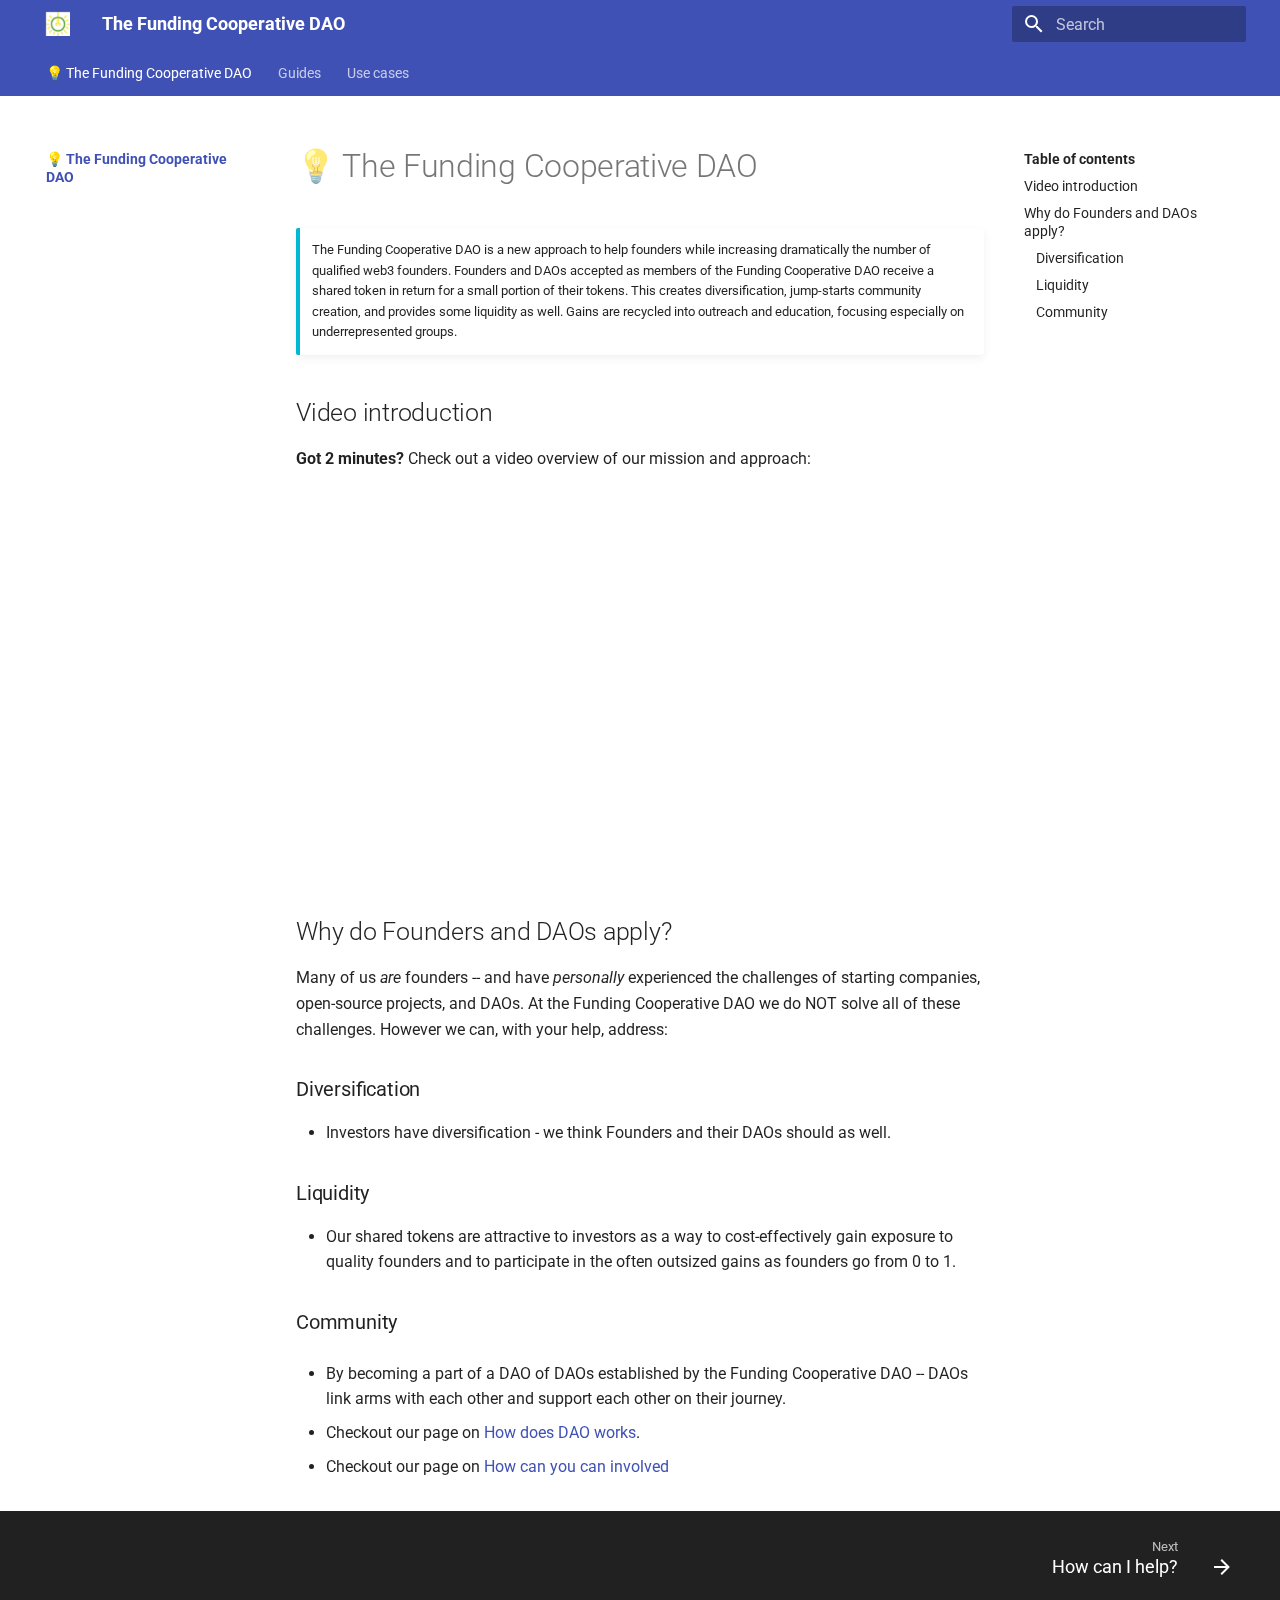
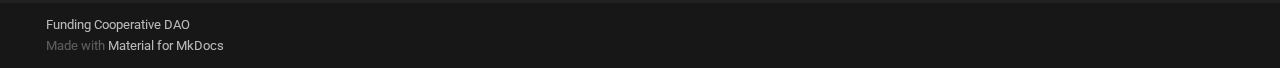
<file: index.html>
<!doctype html>
<html lang="en" class="no-js">
  <head>
    
      <meta charset="utf-8">
      <meta name="viewport" content="width=device-width,initial-scale=1">
      
      
      
      <link rel="icon" href="assets/favicon.png">
      <meta name="generator" content="mkdocs-1.3.0, mkdocs-material-8.3.0">
    
    
      
        <title>The Funding Cooperative DAO</title>
      
    
    
      <link rel="stylesheet" href="assets/stylesheets/main.fd896c8a.min.css">
      
        
        <link rel="stylesheet" href="assets/stylesheets/palette.cbb835fc.min.css">
        
      
      
    
    
    
      
        
        
        <link rel="preconnect" href="https://fonts.gstatic.com" crossorigin>
        <link rel="stylesheet" href="https://fonts.googleapis.com/css?family=Roboto:300,300i,400,400i,700,700i%7CRoboto+Mono:400,400i,700,700i&display=fallback">
        <style>:root{--md-text-font:"Roboto";--md-code-font:"Roboto Mono"}</style>
      
    
    
      <link rel="stylesheet" href="stylesheets/video.css">
    
    <script>__md_scope=new URL(".",location),__md_get=(e,_=localStorage,t=__md_scope)=>JSON.parse(_.getItem(t.pathname+"."+e)),__md_set=(e,_,t=localStorage,a=__md_scope)=>{try{t.setItem(a.pathname+"."+e,JSON.stringify(_))}catch(e){}}</script>
    
      

    
    
  </head>
  
  
    
    
    
    
    
    <body dir="ltr" data-md-color-scheme="" data-md-color-primary="none" data-md-color-accent="none">
  
    
    
    <input class="md-toggle" data-md-toggle="drawer" type="checkbox" id="__drawer" autocomplete="off">
    <input class="md-toggle" data-md-toggle="search" type="checkbox" id="__search" autocomplete="off">
    <label class="md-overlay" for="__drawer"></label>
    <div data-md-component="skip">
      
        
        <a href="#the-funding-cooperative-dao" class="md-skip">
          Skip to content
        </a>
      
    </div>
    <div data-md-component="announce">
      
    </div>
    
    
      

<header class="md-header" data-md-component="header">
  <nav class="md-header__inner md-grid" aria-label="Header">
    <a href="." title="The Funding Cooperative DAO" class="md-header__button md-logo" aria-label="The Funding Cooperative DAO" data-md-component="logo">
      
  <img src="assets/logo.png" alt="logo">

    </a>
    <label class="md-header__button md-icon" for="__drawer">
      <svg xmlns="http://www.w3.org/2000/svg" viewBox="0 0 24 24"><path d="M3 6h18v2H3V6m0 5h18v2H3v-2m0 5h18v2H3v-2Z"/></svg>
    </label>
    <div class="md-header__title" data-md-component="header-title">
      <div class="md-header__ellipsis">
        <div class="md-header__topic">
          <span class="md-ellipsis">
            The Funding Cooperative DAO
          </span>
        </div>
        <div class="md-header__topic" data-md-component="header-topic">
          <span class="md-ellipsis">
            
              💡 The Funding Cooperative DAO
            
          </span>
        </div>
      </div>
    </div>
    
    
    
      <label class="md-header__button md-icon" for="__search">
        <svg xmlns="http://www.w3.org/2000/svg" viewBox="0 0 24 24"><path d="M9.5 3A6.5 6.5 0 0 1 16 9.5c0 1.61-.59 3.09-1.56 4.23l.27.27h.79l5 5-1.5 1.5-5-5v-.79l-.27-.27A6.516 6.516 0 0 1 9.5 16 6.5 6.5 0 0 1 3 9.5 6.5 6.5 0 0 1 9.5 3m0 2C7 5 5 7 5 9.5S7 14 9.5 14 14 12 14 9.5 12 5 9.5 5Z"/></svg>
      </label>
      <div class="md-search" data-md-component="search" role="dialog">
  <label class="md-search__overlay" for="__search"></label>
  <div class="md-search__inner" role="search">
    <form class="md-search__form" name="search">
      <input type="text" class="md-search__input" name="query" aria-label="Search" placeholder="Search" autocapitalize="off" autocorrect="off" autocomplete="off" spellcheck="false" data-md-component="search-query" required>
      <label class="md-search__icon md-icon" for="__search">
        <svg xmlns="http://www.w3.org/2000/svg" viewBox="0 0 24 24"><path d="M9.5 3A6.5 6.5 0 0 1 16 9.5c0 1.61-.59 3.09-1.56 4.23l.27.27h.79l5 5-1.5 1.5-5-5v-.79l-.27-.27A6.516 6.516 0 0 1 9.5 16 6.5 6.5 0 0 1 3 9.5 6.5 6.5 0 0 1 9.5 3m0 2C7 5 5 7 5 9.5S7 14 9.5 14 14 12 14 9.5 12 5 9.5 5Z"/></svg>
        <svg xmlns="http://www.w3.org/2000/svg" viewBox="0 0 24 24"><path d="M20 11v2H8l5.5 5.5-1.42 1.42L4.16 12l7.92-7.92L13.5 5.5 8 11h12Z"/></svg>
      </label>
      <nav class="md-search__options" aria-label="Search">
        
        <button type="reset" class="md-search__icon md-icon" aria-label="Clear" tabindex="-1">
          <svg xmlns="http://www.w3.org/2000/svg" viewBox="0 0 24 24"><path d="M19 6.41 17.59 5 12 10.59 6.41 5 5 6.41 10.59 12 5 17.59 6.41 19 12 13.41 17.59 19 19 17.59 13.41 12 19 6.41Z"/></svg>
        </button>
      </nav>
      
        <div class="md-search__suggest" data-md-component="search-suggest"></div>
      
    </form>
    <div class="md-search__output">
      <div class="md-search__scrollwrap" data-md-scrollfix>
        <div class="md-search-result" data-md-component="search-result">
          <div class="md-search-result__meta">
            Initializing search
          </div>
          <ol class="md-search-result__list"></ol>
        </div>
      </div>
    </div>
  </div>
</div>
    
    
  </nav>
  
</header>
    
    <div class="md-container" data-md-component="container">
      
      
        
          
            
<nav class="md-tabs" aria-label="Tabs" data-md-component="tabs">
  <div class="md-tabs__inner md-grid">
    <ul class="md-tabs__list">
      
        
  
  
    
  


  <li class="md-tabs__item">
    <a href="." class="md-tabs__link md-tabs__link--active">
      💡 The Funding Cooperative DAO
    </a>
  </li>

      
        
  
  


  
  
  
    <li class="md-tabs__item">
      <a href="guides/how-can-i-help/" class="md-tabs__link">
        Guides
      </a>
    </li>
  

      
        
  
  


  
  
  
    <li class="md-tabs__item">
      <a href="use-cases/for-designers/" class="md-tabs__link">
        Use cases
      </a>
    </li>
  

      
    </ul>
  </div>
</nav>
          
        
      
      <main class="md-main" data-md-component="main">
        <div class="md-main__inner md-grid">
          
            
              
              <div class="md-sidebar md-sidebar--primary" data-md-component="sidebar" data-md-type="navigation" >
                <div class="md-sidebar__scrollwrap">
                  <div class="md-sidebar__inner">
                    

  


<nav class="md-nav md-nav--primary md-nav--lifted" aria-label="Navigation" data-md-level="0">
  <label class="md-nav__title" for="__drawer">
    <a href="." title="The Funding Cooperative DAO" class="md-nav__button md-logo" aria-label="The Funding Cooperative DAO" data-md-component="logo">
      
  <img src="assets/logo.png" alt="logo">

    </a>
    The Funding Cooperative DAO
  </label>
  
  <ul class="md-nav__list" data-md-scrollfix>
    
      
      
      

  
  
    
  
  
    <li class="md-nav__item md-nav__item--active">
      
      <input class="md-nav__toggle md-toggle" data-md-toggle="toc" type="checkbox" id="__toc">
      
      
        
      
      
        <label class="md-nav__link md-nav__link--active" for="__toc">
          💡 The Funding Cooperative DAO
          <span class="md-nav__icon md-icon"></span>
        </label>
      
      <a href="." class="md-nav__link md-nav__link--active">
        💡 The Funding Cooperative DAO
      </a>
      
        

<nav class="md-nav md-nav--secondary" aria-label="Table of contents">
  
  
  
    
  
  
    <label class="md-nav__title" for="__toc">
      <span class="md-nav__icon md-icon"></span>
      Table of contents
    </label>
    <ul class="md-nav__list" data-md-component="toc" data-md-scrollfix>
      
        <li class="md-nav__item">
  <a href="#video-introduction" class="md-nav__link">
    Video introduction
  </a>
  
</li>
      
        <li class="md-nav__item">
  <a href="#why-do-founders-and-daos-apply" class="md-nav__link">
    Why do Founders and DAOs apply?
  </a>
  
    <nav class="md-nav" aria-label="Why do Founders and DAOs apply?">
      <ul class="md-nav__list">
        
          <li class="md-nav__item">
  <a href="#diversification" class="md-nav__link">
    Diversification
  </a>
  
</li>
        
          <li class="md-nav__item">
  <a href="#liquidity" class="md-nav__link">
    Liquidity
  </a>
  
</li>
        
          <li class="md-nav__item">
  <a href="#community" class="md-nav__link">
    Community
  </a>
  
</li>
        
      </ul>
    </nav>
  
</li>
      
    </ul>
  
</nav>
      
    </li>
  

    
      
      
      

  
  
  
    
    <li class="md-nav__item md-nav__item--nested">
      
      
        <input class="md-nav__toggle md-toggle" data-md-toggle="__nav_2" type="checkbox" id="__nav_2" >
      
      
      
      
        <label class="md-nav__link" for="__nav_2">
          Guides
          <span class="md-nav__icon md-icon"></span>
        </label>
      
      <nav class="md-nav" aria-label="Guides" data-md-level="1">
        <label class="md-nav__title" for="__nav_2">
          <span class="md-nav__icon md-icon"></span>
          Guides
        </label>
        <ul class="md-nav__list" data-md-scrollfix>
          
            
              
  
  
  
    <li class="md-nav__item">
      <a href="guides/how-can-i-help/" class="md-nav__link">
        How can I help?
      </a>
    </li>
  

            
          
            
              
  
  
  
    <li class="md-nav__item">
      <a href="guides/how-does-the-fc-dao-work/" class="md-nav__link">
        How does the FC DAO work?
      </a>
    </li>
  

            
          
        </ul>
      </nav>
    </li>
  

    
      
      
      

  
  
  
    
    <li class="md-nav__item md-nav__item--nested">
      
      
        <input class="md-nav__toggle md-toggle" data-md-toggle="__nav_3" type="checkbox" id="__nav_3" >
      
      
      
      
        <label class="md-nav__link" for="__nav_3">
          Use cases
          <span class="md-nav__icon md-icon"></span>
        </label>
      
      <nav class="md-nav" aria-label="Use cases" data-md-level="1">
        <label class="md-nav__title" for="__nav_3">
          <span class="md-nav__icon md-icon"></span>
          Use cases
        </label>
        <ul class="md-nav__list" data-md-scrollfix>
          
            
              
  
  
  
    <li class="md-nav__item">
      <a href="use-cases/for-designers/" class="md-nav__link">
        For Designers
      </a>
    </li>
  

            
          
            
              
  
  
  
    <li class="md-nav__item">
      <a href="use-cases/for-engineers/" class="md-nav__link">
        For Engineers
      </a>
    </li>
  

            
          
            
              
  
  
  
    <li class="md-nav__item">
      <a href="use-cases/for-support/" class="md-nav__link">
        For Support
      </a>
    </li>
  

            
          
        </ul>
      </nav>
    </li>
  

    
  </ul>
</nav>
                  </div>
                </div>
              </div>
            
            
              
              <div class="md-sidebar md-sidebar--secondary" data-md-component="sidebar" data-md-type="toc" >
                <div class="md-sidebar__scrollwrap">
                  <div class="md-sidebar__inner">
                    

<nav class="md-nav md-nav--secondary" aria-label="Table of contents">
  
  
  
    
  
  
    <label class="md-nav__title" for="__toc">
      <span class="md-nav__icon md-icon"></span>
      Table of contents
    </label>
    <ul class="md-nav__list" data-md-component="toc" data-md-scrollfix>
      
        <li class="md-nav__item">
  <a href="#video-introduction" class="md-nav__link">
    Video introduction
  </a>
  
</li>
      
        <li class="md-nav__item">
  <a href="#why-do-founders-and-daos-apply" class="md-nav__link">
    Why do Founders and DAOs apply?
  </a>
  
    <nav class="md-nav" aria-label="Why do Founders and DAOs apply?">
      <ul class="md-nav__list">
        
          <li class="md-nav__item">
  <a href="#diversification" class="md-nav__link">
    Diversification
  </a>
  
</li>
        
          <li class="md-nav__item">
  <a href="#liquidity" class="md-nav__link">
    Liquidity
  </a>
  
</li>
        
          <li class="md-nav__item">
  <a href="#community" class="md-nav__link">
    Community
  </a>
  
</li>
        
      </ul>
    </nav>
  
</li>
      
    </ul>
  
</nav>
                  </div>
                </div>
              </div>
            
          
          <div class="md-content" data-md-component="content">
            <article class="md-content__inner md-typeset">
              
                


<h1 id="the-funding-cooperative-dao">💡 The Funding Cooperative DAO</h1>
<div class="admonition info">
<p>The Funding Cooperative DAO is a new approach to help founders while
increasing dramatically the number of qualified web3 founders. Founders and
DAOs accepted as members of the Funding Cooperative DAO receive a shared
token in return for a small portion of their tokens. This creates
diversification, jump-starts community creation, and provides some
liquidity as well. Gains are recycled into outreach and education, focusing
especially on underrepresented groups.</p>
</div>
<h2 id="video-introduction">Video introduction</h2>
<p><strong>Got 2 minutes?</strong> Check out a video overview of our mission and approach:</p>
<div class="video-wrapper">
  <iframe width="1280" height="720" src="https://www.youtube.com/embed/pKkORzVEQ9s" frameborder="0" allowfullscreen></iframe>
</div>

<h2 id="why-do-founders-and-daos-apply">Why do Founders and DAOs apply?</h2>
<p>Many of us <em>are</em> founders -- and have <em>personally</em> experienced the challenges of
starting companies, open-source projects, and DAOs. At the Funding Cooperative
DAO we do NOT solve all of these challenges. However we can, with your help,
address:</p>
<h3 id="diversification">Diversification</h3>
<ul>
<li>Investors have diversification - we think Founders and their DAOs should as well.</li>
</ul>
<h3 id="liquidity">Liquidity</h3>
<ul>
<li>Our shared tokens are attractive to investors as a way to cost-effectively
  gain exposure to quality founders and to participate in the often outsized
  gains as founders go from 0 to 1.</li>
</ul>
<h3 id="community">Community</h3>
<ul>
<li>
<p>By becoming a part of a DAO of DAOs established by the Funding Cooperative
  DAO -- DAOs link arms with each other and support each other on their
  journey.</p>
</li>
<li>
<p>Checkout our page on <a href="guides/how-does-the-fc-dao-work/">How does DAO works</a>.</p>
</li>
<li>
<p>Checkout our page on <a href="guides/how-can-i-help/">How can you can involved</a></p>
</li>
</ul>

              
            </article>
            
          </div>
        </div>
        
      </main>
      
        <footer class="md-footer">
  
    
    <nav class="md-footer__inner md-grid" aria-label="Footer" >
      
      
        
        <a href="guides/how-can-i-help/" class="md-footer__link md-footer__link--next" aria-label="Next: How can I help?" rel="next">
          <div class="md-footer__title">
            <div class="md-ellipsis">
              <span class="md-footer__direction">
                Next
              </span>
              How can I help?
            </div>
          </div>
          <div class="md-footer__button md-icon">
            <svg xmlns="http://www.w3.org/2000/svg" viewBox="0 0 24 24"><path d="M4 11v2h12l-5.5 5.5 1.42 1.42L19.84 12l-7.92-7.92L10.5 5.5 16 11H4Z"/></svg>
          </div>
        </a>
      
    </nav>
  
  <div class="md-footer-meta md-typeset">
    <div class="md-footer-meta__inner md-grid">
      <div class="md-copyright">
  
    <div class="md-copyright__highlight">
      <a href="https://twitter.com/FundingDao">Funding Cooperative DAO</a>
    </div>
  
  
    Made with
    <a href="https://squidfunk.github.io/mkdocs-material/" target="_blank" rel="noopener">
      Material for MkDocs
    </a>
  
</div>
      
    </div>
  </div>
</footer>
      
    </div>
    <div class="md-dialog" data-md-component="dialog">
      <div class="md-dialog__inner md-typeset"></div>
    </div>
    <script id="__config" type="application/json">{"base": ".", "features": ["navigation.tabs", "search.suggest", "search.highlight"], "search": "assets/javascripts/workers/search.b028fd86.min.js", "translations": {"clipboard.copied": "Copied to clipboard", "clipboard.copy": "Copy to clipboard", "search.config.lang": "en", "search.config.pipeline": "trimmer, stopWordFilter", "search.config.separator": "[\\s\\-]+", "search.placeholder": "Search", "search.result.more.one": "1 more on this page", "search.result.more.other": "# more on this page", "search.result.none": "No matching documents", "search.result.one": "1 matching document", "search.result.other": "# matching documents", "search.result.placeholder": "Type to start searching", "search.result.term.missing": "Missing", "select.version.title": "Select version"}}</script>
    
    
      <script src="assets/javascripts/bundle.0f659f14.min.js"></script>
      
    
  </body>
</html>
</file>
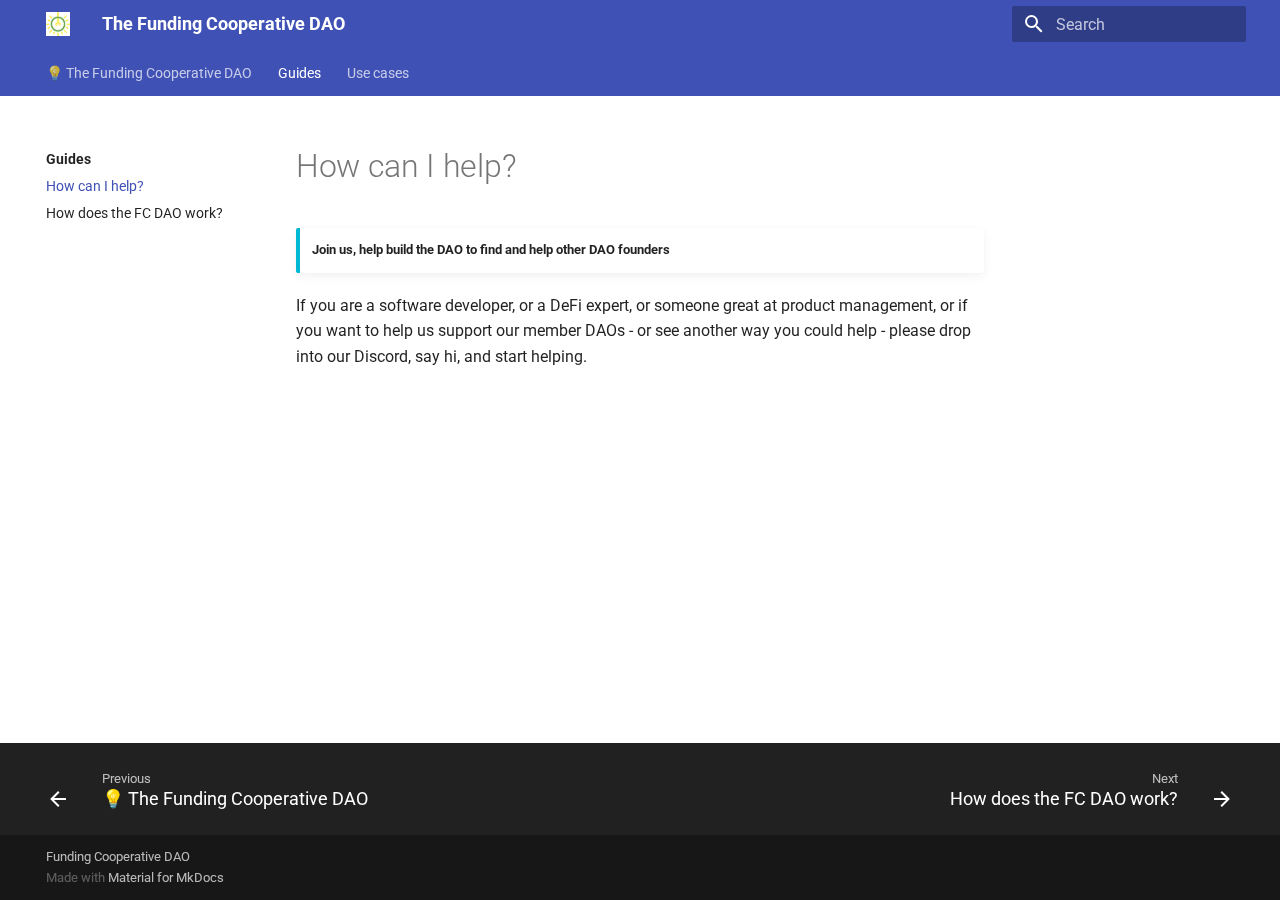
<file: guides/how-can-i-help/index.html>
<!doctype html>
<html lang="en" class="no-js">
  <head>
    
      <meta charset="utf-8">
      <meta name="viewport" content="width=device-width,initial-scale=1">
      
      
      
      <link rel="icon" href="../../assets/favicon.png">
      <meta name="generator" content="mkdocs-1.3.0, mkdocs-material-8.3.0">
    
    
      
        <title>How can I help? - The Funding Cooperative DAO</title>
      
    
    
      <link rel="stylesheet" href="../../assets/stylesheets/main.fd896c8a.min.css">
      
        
        <link rel="stylesheet" href="../../assets/stylesheets/palette.cbb835fc.min.css">
        
      
      
    
    
    
      
        
        
        <link rel="preconnect" href="https://fonts.gstatic.com" crossorigin>
        <link rel="stylesheet" href="https://fonts.googleapis.com/css?family=Roboto:300,300i,400,400i,700,700i%7CRoboto+Mono:400,400i,700,700i&display=fallback">
        <style>:root{--md-text-font:"Roboto";--md-code-font:"Roboto Mono"}</style>
      
    
    
      <link rel="stylesheet" href="../../stylesheets/video.css">
    
    <script>__md_scope=new URL("../..",location),__md_get=(e,_=localStorage,t=__md_scope)=>JSON.parse(_.getItem(t.pathname+"."+e)),__md_set=(e,_,t=localStorage,a=__md_scope)=>{try{t.setItem(a.pathname+"."+e,JSON.stringify(_))}catch(e){}}</script>
    
      

    
    
  </head>
  
  
    
    
    
    
    
    <body dir="ltr" data-md-color-scheme="" data-md-color-primary="none" data-md-color-accent="none">
  
    
    
    <input class="md-toggle" data-md-toggle="drawer" type="checkbox" id="__drawer" autocomplete="off">
    <input class="md-toggle" data-md-toggle="search" type="checkbox" id="__search" autocomplete="off">
    <label class="md-overlay" for="__drawer"></label>
    <div data-md-component="skip">
      
        
        <a href="#how-can-i-help" class="md-skip">
          Skip to content
        </a>
      
    </div>
    <div data-md-component="announce">
      
    </div>
    
    
      

<header class="md-header" data-md-component="header">
  <nav class="md-header__inner md-grid" aria-label="Header">
    <a href="../.." title="The Funding Cooperative DAO" class="md-header__button md-logo" aria-label="The Funding Cooperative DAO" data-md-component="logo">
      
  <img src="../../assets/logo.png" alt="logo">

    </a>
    <label class="md-header__button md-icon" for="__drawer">
      <svg xmlns="http://www.w3.org/2000/svg" viewBox="0 0 24 24"><path d="M3 6h18v2H3V6m0 5h18v2H3v-2m0 5h18v2H3v-2Z"/></svg>
    </label>
    <div class="md-header__title" data-md-component="header-title">
      <div class="md-header__ellipsis">
        <div class="md-header__topic">
          <span class="md-ellipsis">
            The Funding Cooperative DAO
          </span>
        </div>
        <div class="md-header__topic" data-md-component="header-topic">
          <span class="md-ellipsis">
            
              How can I help?
            
          </span>
        </div>
      </div>
    </div>
    
    
    
      <label class="md-header__button md-icon" for="__search">
        <svg xmlns="http://www.w3.org/2000/svg" viewBox="0 0 24 24"><path d="M9.5 3A6.5 6.5 0 0 1 16 9.5c0 1.61-.59 3.09-1.56 4.23l.27.27h.79l5 5-1.5 1.5-5-5v-.79l-.27-.27A6.516 6.516 0 0 1 9.5 16 6.5 6.5 0 0 1 3 9.5 6.5 6.5 0 0 1 9.5 3m0 2C7 5 5 7 5 9.5S7 14 9.5 14 14 12 14 9.5 12 5 9.5 5Z"/></svg>
      </label>
      <div class="md-search" data-md-component="search" role="dialog">
  <label class="md-search__overlay" for="__search"></label>
  <div class="md-search__inner" role="search">
    <form class="md-search__form" name="search">
      <input type="text" class="md-search__input" name="query" aria-label="Search" placeholder="Search" autocapitalize="off" autocorrect="off" autocomplete="off" spellcheck="false" data-md-component="search-query" required>
      <label class="md-search__icon md-icon" for="__search">
        <svg xmlns="http://www.w3.org/2000/svg" viewBox="0 0 24 24"><path d="M9.5 3A6.5 6.5 0 0 1 16 9.5c0 1.61-.59 3.09-1.56 4.23l.27.27h.79l5 5-1.5 1.5-5-5v-.79l-.27-.27A6.516 6.516 0 0 1 9.5 16 6.5 6.5 0 0 1 3 9.5 6.5 6.5 0 0 1 9.5 3m0 2C7 5 5 7 5 9.5S7 14 9.5 14 14 12 14 9.5 12 5 9.5 5Z"/></svg>
        <svg xmlns="http://www.w3.org/2000/svg" viewBox="0 0 24 24"><path d="M20 11v2H8l5.5 5.5-1.42 1.42L4.16 12l7.92-7.92L13.5 5.5 8 11h12Z"/></svg>
      </label>
      <nav class="md-search__options" aria-label="Search">
        
        <button type="reset" class="md-search__icon md-icon" aria-label="Clear" tabindex="-1">
          <svg xmlns="http://www.w3.org/2000/svg" viewBox="0 0 24 24"><path d="M19 6.41 17.59 5 12 10.59 6.41 5 5 6.41 10.59 12 5 17.59 6.41 19 12 13.41 17.59 19 19 17.59 13.41 12 19 6.41Z"/></svg>
        </button>
      </nav>
      
        <div class="md-search__suggest" data-md-component="search-suggest"></div>
      
    </form>
    <div class="md-search__output">
      <div class="md-search__scrollwrap" data-md-scrollfix>
        <div class="md-search-result" data-md-component="search-result">
          <div class="md-search-result__meta">
            Initializing search
          </div>
          <ol class="md-search-result__list"></ol>
        </div>
      </div>
    </div>
  </div>
</div>
    
    
  </nav>
  
</header>
    
    <div class="md-container" data-md-component="container">
      
      
        
          
            
<nav class="md-tabs" aria-label="Tabs" data-md-component="tabs">
  <div class="md-tabs__inner md-grid">
    <ul class="md-tabs__list">
      
        
  
  


  <li class="md-tabs__item">
    <a href="../.." class="md-tabs__link">
      💡 The Funding Cooperative DAO
    </a>
  </li>

      
        
  
  
    
  


  
  
  
    <li class="md-tabs__item">
      <a href="./" class="md-tabs__link md-tabs__link--active">
        Guides
      </a>
    </li>
  

      
        
  
  


  
  
  
    <li class="md-tabs__item">
      <a href="../../use-cases/for-designers/" class="md-tabs__link">
        Use cases
      </a>
    </li>
  

      
    </ul>
  </div>
</nav>
          
        
      
      <main class="md-main" data-md-component="main">
        <div class="md-main__inner md-grid">
          
            
              
              <div class="md-sidebar md-sidebar--primary" data-md-component="sidebar" data-md-type="navigation" >
                <div class="md-sidebar__scrollwrap">
                  <div class="md-sidebar__inner">
                    

  


<nav class="md-nav md-nav--primary md-nav--lifted" aria-label="Navigation" data-md-level="0">
  <label class="md-nav__title" for="__drawer">
    <a href="../.." title="The Funding Cooperative DAO" class="md-nav__button md-logo" aria-label="The Funding Cooperative DAO" data-md-component="logo">
      
  <img src="../../assets/logo.png" alt="logo">

    </a>
    The Funding Cooperative DAO
  </label>
  
  <ul class="md-nav__list" data-md-scrollfix>
    
      
      
      

  
  
  
    <li class="md-nav__item">
      <a href="../.." class="md-nav__link">
        💡 The Funding Cooperative DAO
      </a>
    </li>
  

    
      
      
      

  
  
    
  
  
    
    <li class="md-nav__item md-nav__item--active md-nav__item--nested">
      
      
        <input class="md-nav__toggle md-toggle" data-md-toggle="__nav_2" type="checkbox" id="__nav_2" checked>
      
      
      
      
        <label class="md-nav__link" for="__nav_2">
          Guides
          <span class="md-nav__icon md-icon"></span>
        </label>
      
      <nav class="md-nav" aria-label="Guides" data-md-level="1">
        <label class="md-nav__title" for="__nav_2">
          <span class="md-nav__icon md-icon"></span>
          Guides
        </label>
        <ul class="md-nav__list" data-md-scrollfix>
          
            
              
  
  
    
  
  
    <li class="md-nav__item md-nav__item--active">
      
      <input class="md-nav__toggle md-toggle" data-md-toggle="toc" type="checkbox" id="__toc">
      
      
        
      
      
      <a href="./" class="md-nav__link md-nav__link--active">
        How can I help?
      </a>
      
    </li>
  

            
          
            
              
  
  
  
    <li class="md-nav__item">
      <a href="../how-does-the-fc-dao-work/" class="md-nav__link">
        How does the FC DAO work?
      </a>
    </li>
  

            
          
        </ul>
      </nav>
    </li>
  

    
      
      
      

  
  
  
    
    <li class="md-nav__item md-nav__item--nested">
      
      
        <input class="md-nav__toggle md-toggle" data-md-toggle="__nav_3" type="checkbox" id="__nav_3" >
      
      
      
      
        <label class="md-nav__link" for="__nav_3">
          Use cases
          <span class="md-nav__icon md-icon"></span>
        </label>
      
      <nav class="md-nav" aria-label="Use cases" data-md-level="1">
        <label class="md-nav__title" for="__nav_3">
          <span class="md-nav__icon md-icon"></span>
          Use cases
        </label>
        <ul class="md-nav__list" data-md-scrollfix>
          
            
              
  
  
  
    <li class="md-nav__item">
      <a href="../../use-cases/for-designers/" class="md-nav__link">
        For Designers
      </a>
    </li>
  

            
          
            
              
  
  
  
    <li class="md-nav__item">
      <a href="../../use-cases/for-engineers/" class="md-nav__link">
        For Engineers
      </a>
    </li>
  

            
          
            
              
  
  
  
    <li class="md-nav__item">
      <a href="../../use-cases/for-support/" class="md-nav__link">
        For Support
      </a>
    </li>
  

            
          
        </ul>
      </nav>
    </li>
  

    
  </ul>
</nav>
                  </div>
                </div>
              </div>
            
            
              
              <div class="md-sidebar md-sidebar--secondary" data-md-component="sidebar" data-md-type="toc" >
                <div class="md-sidebar__scrollwrap">
                  <div class="md-sidebar__inner">
                    

<nav class="md-nav md-nav--secondary" aria-label="Table of contents">
  
  
  
    
  
  
</nav>
                  </div>
                </div>
              </div>
            
          
          <div class="md-content" data-md-component="content">
            <article class="md-content__inner md-typeset">
              
                


<h1 id="how-can-i-help">How can I help?</h1>
<div class="admonition info">
<p><strong>Join us, help build the DAO to find and help other DAO founders</strong></p>
</div>
<p>If you are a software developer, or a DeFi expert, or someone great at product
management, or if you want to help us support our member DAOs - or see another
way you could help - please drop into our Discord, say hi, and start helping.</p>

              
            </article>
            
          </div>
        </div>
        
      </main>
      
        <footer class="md-footer">
  
    
    <nav class="md-footer__inner md-grid" aria-label="Footer" >
      
        
        <a href="../.." class="md-footer__link md-footer__link--prev" aria-label="Previous: 💡 The Funding Cooperative DAO" rel="prev">
          <div class="md-footer__button md-icon">
            <svg xmlns="http://www.w3.org/2000/svg" viewBox="0 0 24 24"><path d="M20 11v2H8l5.5 5.5-1.42 1.42L4.16 12l7.92-7.92L13.5 5.5 8 11h12Z"/></svg>
          </div>
          <div class="md-footer__title">
            <div class="md-ellipsis">
              <span class="md-footer__direction">
                Previous
              </span>
              💡 The Funding Cooperative DAO
            </div>
          </div>
        </a>
      
      
        
        <a href="../how-does-the-fc-dao-work/" class="md-footer__link md-footer__link--next" aria-label="Next: How does the FC DAO work?" rel="next">
          <div class="md-footer__title">
            <div class="md-ellipsis">
              <span class="md-footer__direction">
                Next
              </span>
              How does the FC DAO work?
            </div>
          </div>
          <div class="md-footer__button md-icon">
            <svg xmlns="http://www.w3.org/2000/svg" viewBox="0 0 24 24"><path d="M4 11v2h12l-5.5 5.5 1.42 1.42L19.84 12l-7.92-7.92L10.5 5.5 16 11H4Z"/></svg>
          </div>
        </a>
      
    </nav>
  
  <div class="md-footer-meta md-typeset">
    <div class="md-footer-meta__inner md-grid">
      <div class="md-copyright">
  
    <div class="md-copyright__highlight">
      <a href="https://twitter.com/FundingDao">Funding Cooperative DAO</a>
    </div>
  
  
    Made with
    <a href="https://squidfunk.github.io/mkdocs-material/" target="_blank" rel="noopener">
      Material for MkDocs
    </a>
  
</div>
      
    </div>
  </div>
</footer>
      
    </div>
    <div class="md-dialog" data-md-component="dialog">
      <div class="md-dialog__inner md-typeset"></div>
    </div>
    <script id="__config" type="application/json">{"base": "../..", "features": ["navigation.tabs", "search.suggest", "search.highlight"], "search": "../../assets/javascripts/workers/search.b028fd86.min.js", "translations": {"clipboard.copied": "Copied to clipboard", "clipboard.copy": "Copy to clipboard", "search.config.lang": "en", "search.config.pipeline": "trimmer, stopWordFilter", "search.config.separator": "[\\s\\-]+", "search.placeholder": "Search", "search.result.more.one": "1 more on this page", "search.result.more.other": "# more on this page", "search.result.none": "No matching documents", "search.result.one": "1 matching document", "search.result.other": "# matching documents", "search.result.placeholder": "Type to start searching", "search.result.term.missing": "Missing", "select.version.title": "Select version"}}</script>
    
    
      <script src="../../assets/javascripts/bundle.0f659f14.min.js"></script>
      
    
  </body>
</html>
</file>
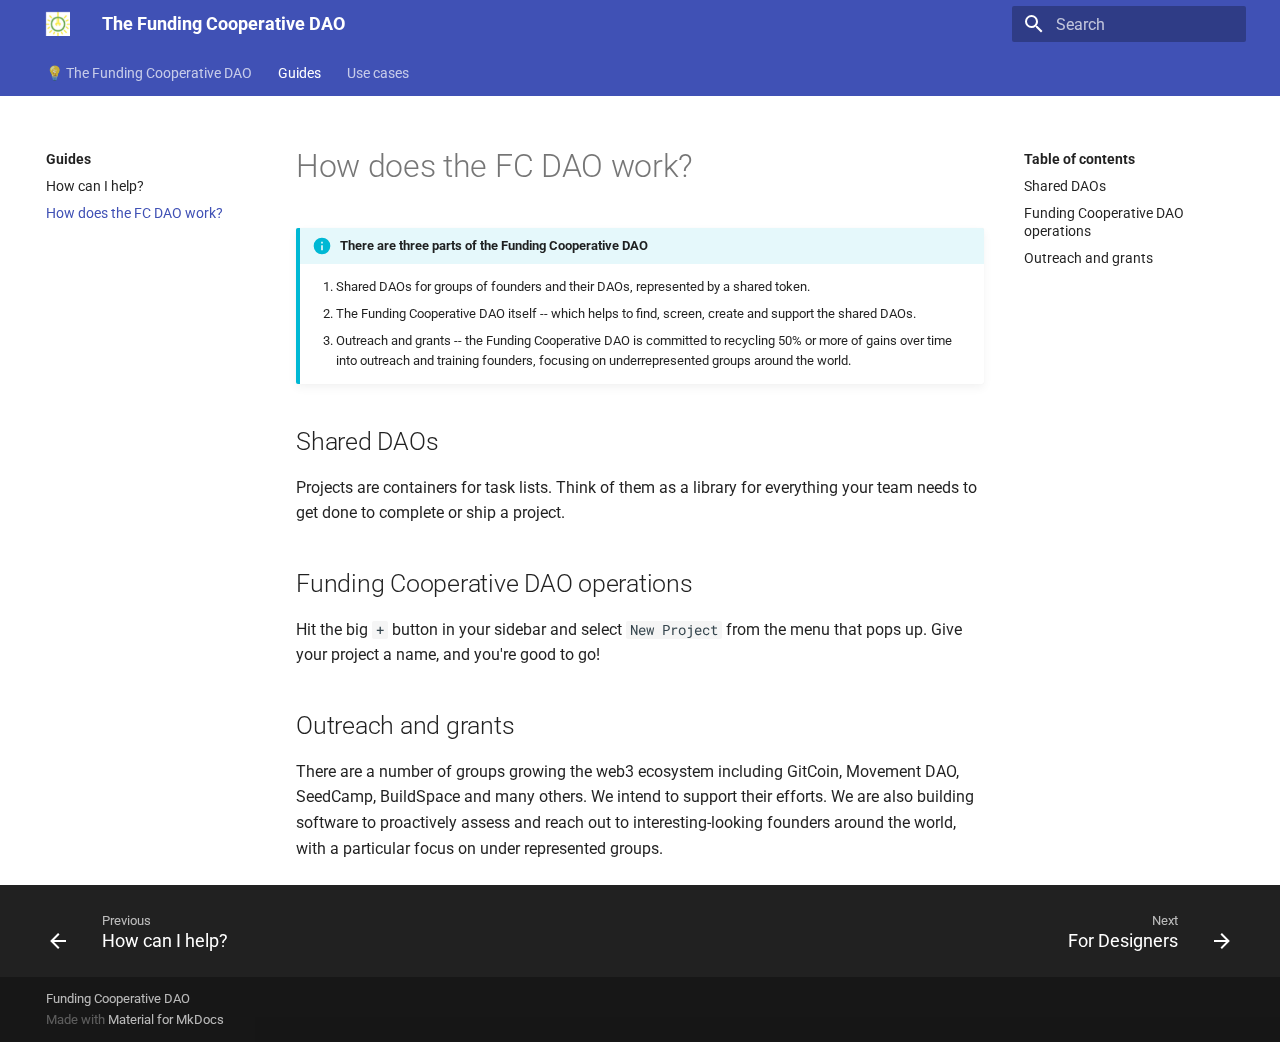
<file: guides/how-does-the-fc-dao-work/index.html>
<!doctype html>
<html lang="en" class="no-js">
  <head>
    
      <meta charset="utf-8">
      <meta name="viewport" content="width=device-width,initial-scale=1">
      
      
      
      <link rel="icon" href="../../assets/favicon.png">
      <meta name="generator" content="mkdocs-1.3.0, mkdocs-material-8.3.0">
    
    
      
        <title>How does the FC DAO work? - The Funding Cooperative DAO</title>
      
    
    
      <link rel="stylesheet" href="../../assets/stylesheets/main.fd896c8a.min.css">
      
        
        <link rel="stylesheet" href="../../assets/stylesheets/palette.cbb835fc.min.css">
        
      
      
    
    
    
      
        
        
        <link rel="preconnect" href="https://fonts.gstatic.com" crossorigin>
        <link rel="stylesheet" href="https://fonts.googleapis.com/css?family=Roboto:300,300i,400,400i,700,700i%7CRoboto+Mono:400,400i,700,700i&display=fallback">
        <style>:root{--md-text-font:"Roboto";--md-code-font:"Roboto Mono"}</style>
      
    
    
      <link rel="stylesheet" href="../../stylesheets/video.css">
    
    <script>__md_scope=new URL("../..",location),__md_get=(e,_=localStorage,t=__md_scope)=>JSON.parse(_.getItem(t.pathname+"."+e)),__md_set=(e,_,t=localStorage,a=__md_scope)=>{try{t.setItem(a.pathname+"."+e,JSON.stringify(_))}catch(e){}}</script>
    
      

    
    
  </head>
  
  
    
    
    
    
    
    <body dir="ltr" data-md-color-scheme="" data-md-color-primary="none" data-md-color-accent="none">
  
    
    
    <input class="md-toggle" data-md-toggle="drawer" type="checkbox" id="__drawer" autocomplete="off">
    <input class="md-toggle" data-md-toggle="search" type="checkbox" id="__search" autocomplete="off">
    <label class="md-overlay" for="__drawer"></label>
    <div data-md-component="skip">
      
        
        <a href="#how-does-the-fc-dao-work" class="md-skip">
          Skip to content
        </a>
      
    </div>
    <div data-md-component="announce">
      
    </div>
    
    
      

<header class="md-header" data-md-component="header">
  <nav class="md-header__inner md-grid" aria-label="Header">
    <a href="../.." title="The Funding Cooperative DAO" class="md-header__button md-logo" aria-label="The Funding Cooperative DAO" data-md-component="logo">
      
  <img src="../../assets/logo.png" alt="logo">

    </a>
    <label class="md-header__button md-icon" for="__drawer">
      <svg xmlns="http://www.w3.org/2000/svg" viewBox="0 0 24 24"><path d="M3 6h18v2H3V6m0 5h18v2H3v-2m0 5h18v2H3v-2Z"/></svg>
    </label>
    <div class="md-header__title" data-md-component="header-title">
      <div class="md-header__ellipsis">
        <div class="md-header__topic">
          <span class="md-ellipsis">
            The Funding Cooperative DAO
          </span>
        </div>
        <div class="md-header__topic" data-md-component="header-topic">
          <span class="md-ellipsis">
            
              How does the FC DAO work?
            
          </span>
        </div>
      </div>
    </div>
    
    
    
      <label class="md-header__button md-icon" for="__search">
        <svg xmlns="http://www.w3.org/2000/svg" viewBox="0 0 24 24"><path d="M9.5 3A6.5 6.5 0 0 1 16 9.5c0 1.61-.59 3.09-1.56 4.23l.27.27h.79l5 5-1.5 1.5-5-5v-.79l-.27-.27A6.516 6.516 0 0 1 9.5 16 6.5 6.5 0 0 1 3 9.5 6.5 6.5 0 0 1 9.5 3m0 2C7 5 5 7 5 9.5S7 14 9.5 14 14 12 14 9.5 12 5 9.5 5Z"/></svg>
      </label>
      <div class="md-search" data-md-component="search" role="dialog">
  <label class="md-search__overlay" for="__search"></label>
  <div class="md-search__inner" role="search">
    <form class="md-search__form" name="search">
      <input type="text" class="md-search__input" name="query" aria-label="Search" placeholder="Search" autocapitalize="off" autocorrect="off" autocomplete="off" spellcheck="false" data-md-component="search-query" required>
      <label class="md-search__icon md-icon" for="__search">
        <svg xmlns="http://www.w3.org/2000/svg" viewBox="0 0 24 24"><path d="M9.5 3A6.5 6.5 0 0 1 16 9.5c0 1.61-.59 3.09-1.56 4.23l.27.27h.79l5 5-1.5 1.5-5-5v-.79l-.27-.27A6.516 6.516 0 0 1 9.5 16 6.5 6.5 0 0 1 3 9.5 6.5 6.5 0 0 1 9.5 3m0 2C7 5 5 7 5 9.5S7 14 9.5 14 14 12 14 9.5 12 5 9.5 5Z"/></svg>
        <svg xmlns="http://www.w3.org/2000/svg" viewBox="0 0 24 24"><path d="M20 11v2H8l5.5 5.5-1.42 1.42L4.16 12l7.92-7.92L13.5 5.5 8 11h12Z"/></svg>
      </label>
      <nav class="md-search__options" aria-label="Search">
        
        <button type="reset" class="md-search__icon md-icon" aria-label="Clear" tabindex="-1">
          <svg xmlns="http://www.w3.org/2000/svg" viewBox="0 0 24 24"><path d="M19 6.41 17.59 5 12 10.59 6.41 5 5 6.41 10.59 12 5 17.59 6.41 19 12 13.41 17.59 19 19 17.59 13.41 12 19 6.41Z"/></svg>
        </button>
      </nav>
      
        <div class="md-search__suggest" data-md-component="search-suggest"></div>
      
    </form>
    <div class="md-search__output">
      <div class="md-search__scrollwrap" data-md-scrollfix>
        <div class="md-search-result" data-md-component="search-result">
          <div class="md-search-result__meta">
            Initializing search
          </div>
          <ol class="md-search-result__list"></ol>
        </div>
      </div>
    </div>
  </div>
</div>
    
    
  </nav>
  
</header>
    
    <div class="md-container" data-md-component="container">
      
      
        
          
            
<nav class="md-tabs" aria-label="Tabs" data-md-component="tabs">
  <div class="md-tabs__inner md-grid">
    <ul class="md-tabs__list">
      
        
  
  


  <li class="md-tabs__item">
    <a href="../.." class="md-tabs__link">
      💡 The Funding Cooperative DAO
    </a>
  </li>

      
        
  
  
    
  


  
  
  
    <li class="md-tabs__item">
      <a href="../how-can-i-help/" class="md-tabs__link md-tabs__link--active">
        Guides
      </a>
    </li>
  

      
        
  
  


  
  
  
    <li class="md-tabs__item">
      <a href="../../use-cases/for-designers/" class="md-tabs__link">
        Use cases
      </a>
    </li>
  

      
    </ul>
  </div>
</nav>
          
        
      
      <main class="md-main" data-md-component="main">
        <div class="md-main__inner md-grid">
          
            
              
              <div class="md-sidebar md-sidebar--primary" data-md-component="sidebar" data-md-type="navigation" >
                <div class="md-sidebar__scrollwrap">
                  <div class="md-sidebar__inner">
                    

  


<nav class="md-nav md-nav--primary md-nav--lifted" aria-label="Navigation" data-md-level="0">
  <label class="md-nav__title" for="__drawer">
    <a href="../.." title="The Funding Cooperative DAO" class="md-nav__button md-logo" aria-label="The Funding Cooperative DAO" data-md-component="logo">
      
  <img src="../../assets/logo.png" alt="logo">

    </a>
    The Funding Cooperative DAO
  </label>
  
  <ul class="md-nav__list" data-md-scrollfix>
    
      
      
      

  
  
  
    <li class="md-nav__item">
      <a href="../.." class="md-nav__link">
        💡 The Funding Cooperative DAO
      </a>
    </li>
  

    
      
      
      

  
  
    
  
  
    
    <li class="md-nav__item md-nav__item--active md-nav__item--nested">
      
      
        <input class="md-nav__toggle md-toggle" data-md-toggle="__nav_2" type="checkbox" id="__nav_2" checked>
      
      
      
      
        <label class="md-nav__link" for="__nav_2">
          Guides
          <span class="md-nav__icon md-icon"></span>
        </label>
      
      <nav class="md-nav" aria-label="Guides" data-md-level="1">
        <label class="md-nav__title" for="__nav_2">
          <span class="md-nav__icon md-icon"></span>
          Guides
        </label>
        <ul class="md-nav__list" data-md-scrollfix>
          
            
              
  
  
  
    <li class="md-nav__item">
      <a href="../how-can-i-help/" class="md-nav__link">
        How can I help?
      </a>
    </li>
  

            
          
            
              
  
  
    
  
  
    <li class="md-nav__item md-nav__item--active">
      
      <input class="md-nav__toggle md-toggle" data-md-toggle="toc" type="checkbox" id="__toc">
      
      
        
      
      
        <label class="md-nav__link md-nav__link--active" for="__toc">
          How does the FC DAO work?
          <span class="md-nav__icon md-icon"></span>
        </label>
      
      <a href="./" class="md-nav__link md-nav__link--active">
        How does the FC DAO work?
      </a>
      
        

<nav class="md-nav md-nav--secondary" aria-label="Table of contents">
  
  
  
    
  
  
    <label class="md-nav__title" for="__toc">
      <span class="md-nav__icon md-icon"></span>
      Table of contents
    </label>
    <ul class="md-nav__list" data-md-component="toc" data-md-scrollfix>
      
        <li class="md-nav__item">
  <a href="#shared-daos" class="md-nav__link">
    Shared DAOs
  </a>
  
</li>
      
        <li class="md-nav__item">
  <a href="#funding-cooperative-dao-operations" class="md-nav__link">
    Funding Cooperative DAO operations
  </a>
  
</li>
      
        <li class="md-nav__item">
  <a href="#outreach-and-grants" class="md-nav__link">
    Outreach and grants
  </a>
  
</li>
      
    </ul>
  
</nav>
      
    </li>
  

            
          
        </ul>
      </nav>
    </li>
  

    
      
      
      

  
  
  
    
    <li class="md-nav__item md-nav__item--nested">
      
      
        <input class="md-nav__toggle md-toggle" data-md-toggle="__nav_3" type="checkbox" id="__nav_3" >
      
      
      
      
        <label class="md-nav__link" for="__nav_3">
          Use cases
          <span class="md-nav__icon md-icon"></span>
        </label>
      
      <nav class="md-nav" aria-label="Use cases" data-md-level="1">
        <label class="md-nav__title" for="__nav_3">
          <span class="md-nav__icon md-icon"></span>
          Use cases
        </label>
        <ul class="md-nav__list" data-md-scrollfix>
          
            
              
  
  
  
    <li class="md-nav__item">
      <a href="../../use-cases/for-designers/" class="md-nav__link">
        For Designers
      </a>
    </li>
  

            
          
            
              
  
  
  
    <li class="md-nav__item">
      <a href="../../use-cases/for-engineers/" class="md-nav__link">
        For Engineers
      </a>
    </li>
  

            
          
            
              
  
  
  
    <li class="md-nav__item">
      <a href="../../use-cases/for-support/" class="md-nav__link">
        For Support
      </a>
    </li>
  

            
          
        </ul>
      </nav>
    </li>
  

    
  </ul>
</nav>
                  </div>
                </div>
              </div>
            
            
              
              <div class="md-sidebar md-sidebar--secondary" data-md-component="sidebar" data-md-type="toc" >
                <div class="md-sidebar__scrollwrap">
                  <div class="md-sidebar__inner">
                    

<nav class="md-nav md-nav--secondary" aria-label="Table of contents">
  
  
  
    
  
  
    <label class="md-nav__title" for="__toc">
      <span class="md-nav__icon md-icon"></span>
      Table of contents
    </label>
    <ul class="md-nav__list" data-md-component="toc" data-md-scrollfix>
      
        <li class="md-nav__item">
  <a href="#shared-daos" class="md-nav__link">
    Shared DAOs
  </a>
  
</li>
      
        <li class="md-nav__item">
  <a href="#funding-cooperative-dao-operations" class="md-nav__link">
    Funding Cooperative DAO operations
  </a>
  
</li>
      
        <li class="md-nav__item">
  <a href="#outreach-and-grants" class="md-nav__link">
    Outreach and grants
  </a>
  
</li>
      
    </ul>
  
</nav>
                  </div>
                </div>
              </div>
            
          
          <div class="md-content" data-md-component="content">
            <article class="md-content__inner md-typeset">
              
                


<h1 id="how-does-the-fc-dao-work">How does the FC DAO work?</h1>
<div class="admonition info">
<p class="admonition-title">There are three parts of the Funding Cooperative DAO</p>
<ol>
<li>Shared DAOs for groups of founders and their DAOs, represented by a
   shared token.</li>
<li>The Funding Cooperative DAO itself -- which helps to find, screen, create
   and support the shared DAOs.</li>
<li>Outreach and grants -- the Funding Cooperative DAO is committed to
   recycling 50% or more of gains over time into outreach and training
   founders, focusing on underrepresented groups around the world.</li>
</ol>
</div>
<h2 id="shared-daos">Shared DAOs</h2>
<p>Projects are containers for task lists. Think of them as a library for
everything your team needs to get done to complete or ship a project.</p>
<h2 id="funding-cooperative-dao-operations">Funding Cooperative DAO operations</h2>
<p>Hit the big <code>+</code> button in your sidebar and select <code>New Project</code> from the menu
that pops up. Give your project a name, and you're good to go!</p>
<h2 id="outreach-and-grants">Outreach and grants</h2>
<p>There are a number of groups growing the web3 ecosystem including GitCoin,
Movement DAO, SeedCamp, BuildSpace and many others. We intend to support their
efforts. We are also building software to proactively assess and reach out to
interesting-looking founders around the world, with a particular focus on under
represented groups.</p>

              
            </article>
            
          </div>
        </div>
        
      </main>
      
        <footer class="md-footer">
  
    
    <nav class="md-footer__inner md-grid" aria-label="Footer" >
      
        
        <a href="../how-can-i-help/" class="md-footer__link md-footer__link--prev" aria-label="Previous: How can I help?" rel="prev">
          <div class="md-footer__button md-icon">
            <svg xmlns="http://www.w3.org/2000/svg" viewBox="0 0 24 24"><path d="M20 11v2H8l5.5 5.5-1.42 1.42L4.16 12l7.92-7.92L13.5 5.5 8 11h12Z"/></svg>
          </div>
          <div class="md-footer__title">
            <div class="md-ellipsis">
              <span class="md-footer__direction">
                Previous
              </span>
              How can I help?
            </div>
          </div>
        </a>
      
      
        
        <a href="../../use-cases/for-designers/" class="md-footer__link md-footer__link--next" aria-label="Next: For Designers" rel="next">
          <div class="md-footer__title">
            <div class="md-ellipsis">
              <span class="md-footer__direction">
                Next
              </span>
              For Designers
            </div>
          </div>
          <div class="md-footer__button md-icon">
            <svg xmlns="http://www.w3.org/2000/svg" viewBox="0 0 24 24"><path d="M4 11v2h12l-5.5 5.5 1.42 1.42L19.84 12l-7.92-7.92L10.5 5.5 16 11H4Z"/></svg>
          </div>
        </a>
      
    </nav>
  
  <div class="md-footer-meta md-typeset">
    <div class="md-footer-meta__inner md-grid">
      <div class="md-copyright">
  
    <div class="md-copyright__highlight">
      <a href="https://twitter.com/FundingDao">Funding Cooperative DAO</a>
    </div>
  
  
    Made with
    <a href="https://squidfunk.github.io/mkdocs-material/" target="_blank" rel="noopener">
      Material for MkDocs
    </a>
  
</div>
      
    </div>
  </div>
</footer>
      
    </div>
    <div class="md-dialog" data-md-component="dialog">
      <div class="md-dialog__inner md-typeset"></div>
    </div>
    <script id="__config" type="application/json">{"base": "../..", "features": ["navigation.tabs", "search.suggest", "search.highlight"], "search": "../../assets/javascripts/workers/search.b028fd86.min.js", "translations": {"clipboard.copied": "Copied to clipboard", "clipboard.copy": "Copy to clipboard", "search.config.lang": "en", "search.config.pipeline": "trimmer, stopWordFilter", "search.config.separator": "[\\s\\-]+", "search.placeholder": "Search", "search.result.more.one": "1 more on this page", "search.result.more.other": "# more on this page", "search.result.none": "No matching documents", "search.result.one": "1 matching document", "search.result.other": "# matching documents", "search.result.placeholder": "Type to start searching", "search.result.term.missing": "Missing", "select.version.title": "Select version"}}</script>
    
    
      <script src="../../assets/javascripts/bundle.0f659f14.min.js"></script>
      
    
  </body>
</html>
</file>
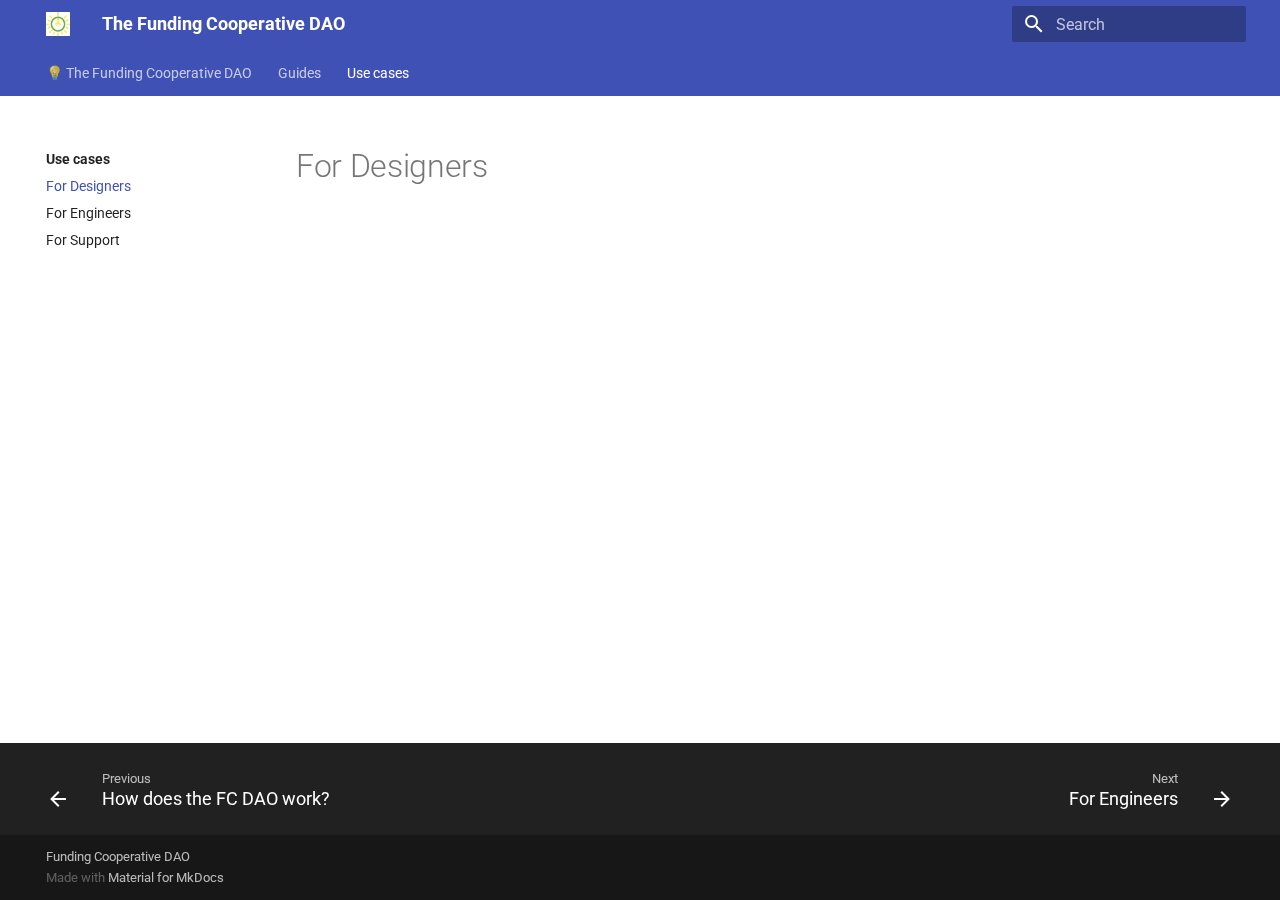
<file: use-cases/for-designers/index.html>
<!doctype html>
<html lang="en" class="no-js">
  <head>
    
      <meta charset="utf-8">
      <meta name="viewport" content="width=device-width,initial-scale=1">
      
      
      
      <link rel="icon" href="../../assets/favicon.png">
      <meta name="generator" content="mkdocs-1.3.0, mkdocs-material-8.3.0">
    
    
      
        <title>For Designers - The Funding Cooperative DAO</title>
      
    
    
      <link rel="stylesheet" href="../../assets/stylesheets/main.fd896c8a.min.css">
      
        
        <link rel="stylesheet" href="../../assets/stylesheets/palette.cbb835fc.min.css">
        
      
      
    
    
    
      
        
        
        <link rel="preconnect" href="https://fonts.gstatic.com" crossorigin>
        <link rel="stylesheet" href="https://fonts.googleapis.com/css?family=Roboto:300,300i,400,400i,700,700i%7CRoboto+Mono:400,400i,700,700i&display=fallback">
        <style>:root{--md-text-font:"Roboto";--md-code-font:"Roboto Mono"}</style>
      
    
    
      <link rel="stylesheet" href="../../stylesheets/video.css">
    
    <script>__md_scope=new URL("../..",location),__md_get=(e,_=localStorage,t=__md_scope)=>JSON.parse(_.getItem(t.pathname+"."+e)),__md_set=(e,_,t=localStorage,a=__md_scope)=>{try{t.setItem(a.pathname+"."+e,JSON.stringify(_))}catch(e){}}</script>
    
      

    
    
  </head>
  
  
    
    
    
    
    
    <body dir="ltr" data-md-color-scheme="" data-md-color-primary="none" data-md-color-accent="none">
  
    
    
    <input class="md-toggle" data-md-toggle="drawer" type="checkbox" id="__drawer" autocomplete="off">
    <input class="md-toggle" data-md-toggle="search" type="checkbox" id="__search" autocomplete="off">
    <label class="md-overlay" for="__drawer"></label>
    <div data-md-component="skip">
      
        
        <a href="#for-designers" class="md-skip">
          Skip to content
        </a>
      
    </div>
    <div data-md-component="announce">
      
    </div>
    
    
      

<header class="md-header" data-md-component="header">
  <nav class="md-header__inner md-grid" aria-label="Header">
    <a href="../.." title="The Funding Cooperative DAO" class="md-header__button md-logo" aria-label="The Funding Cooperative DAO" data-md-component="logo">
      
  <img src="../../assets/logo.png" alt="logo">

    </a>
    <label class="md-header__button md-icon" for="__drawer">
      <svg xmlns="http://www.w3.org/2000/svg" viewBox="0 0 24 24"><path d="M3 6h18v2H3V6m0 5h18v2H3v-2m0 5h18v2H3v-2Z"/></svg>
    </label>
    <div class="md-header__title" data-md-component="header-title">
      <div class="md-header__ellipsis">
        <div class="md-header__topic">
          <span class="md-ellipsis">
            The Funding Cooperative DAO
          </span>
        </div>
        <div class="md-header__topic" data-md-component="header-topic">
          <span class="md-ellipsis">
            
              For Designers
            
          </span>
        </div>
      </div>
    </div>
    
    
    
      <label class="md-header__button md-icon" for="__search">
        <svg xmlns="http://www.w3.org/2000/svg" viewBox="0 0 24 24"><path d="M9.5 3A6.5 6.5 0 0 1 16 9.5c0 1.61-.59 3.09-1.56 4.23l.27.27h.79l5 5-1.5 1.5-5-5v-.79l-.27-.27A6.516 6.516 0 0 1 9.5 16 6.5 6.5 0 0 1 3 9.5 6.5 6.5 0 0 1 9.5 3m0 2C7 5 5 7 5 9.5S7 14 9.5 14 14 12 14 9.5 12 5 9.5 5Z"/></svg>
      </label>
      <div class="md-search" data-md-component="search" role="dialog">
  <label class="md-search__overlay" for="__search"></label>
  <div class="md-search__inner" role="search">
    <form class="md-search__form" name="search">
      <input type="text" class="md-search__input" name="query" aria-label="Search" placeholder="Search" autocapitalize="off" autocorrect="off" autocomplete="off" spellcheck="false" data-md-component="search-query" required>
      <label class="md-search__icon md-icon" for="__search">
        <svg xmlns="http://www.w3.org/2000/svg" viewBox="0 0 24 24"><path d="M9.5 3A6.5 6.5 0 0 1 16 9.5c0 1.61-.59 3.09-1.56 4.23l.27.27h.79l5 5-1.5 1.5-5-5v-.79l-.27-.27A6.516 6.516 0 0 1 9.5 16 6.5 6.5 0 0 1 3 9.5 6.5 6.5 0 0 1 9.5 3m0 2C7 5 5 7 5 9.5S7 14 9.5 14 14 12 14 9.5 12 5 9.5 5Z"/></svg>
        <svg xmlns="http://www.w3.org/2000/svg" viewBox="0 0 24 24"><path d="M20 11v2H8l5.5 5.5-1.42 1.42L4.16 12l7.92-7.92L13.5 5.5 8 11h12Z"/></svg>
      </label>
      <nav class="md-search__options" aria-label="Search">
        
        <button type="reset" class="md-search__icon md-icon" aria-label="Clear" tabindex="-1">
          <svg xmlns="http://www.w3.org/2000/svg" viewBox="0 0 24 24"><path d="M19 6.41 17.59 5 12 10.59 6.41 5 5 6.41 10.59 12 5 17.59 6.41 19 12 13.41 17.59 19 19 17.59 13.41 12 19 6.41Z"/></svg>
        </button>
      </nav>
      
        <div class="md-search__suggest" data-md-component="search-suggest"></div>
      
    </form>
    <div class="md-search__output">
      <div class="md-search__scrollwrap" data-md-scrollfix>
        <div class="md-search-result" data-md-component="search-result">
          <div class="md-search-result__meta">
            Initializing search
          </div>
          <ol class="md-search-result__list"></ol>
        </div>
      </div>
    </div>
  </div>
</div>
    
    
  </nav>
  
</header>
    
    <div class="md-container" data-md-component="container">
      
      
        
          
            
<nav class="md-tabs" aria-label="Tabs" data-md-component="tabs">
  <div class="md-tabs__inner md-grid">
    <ul class="md-tabs__list">
      
        
  
  


  <li class="md-tabs__item">
    <a href="../.." class="md-tabs__link">
      💡 The Funding Cooperative DAO
    </a>
  </li>

      
        
  
  


  
  
  
    <li class="md-tabs__item">
      <a href="../../guides/how-can-i-help/" class="md-tabs__link">
        Guides
      </a>
    </li>
  

      
        
  
  
    
  


  
  
  
    <li class="md-tabs__item">
      <a href="./" class="md-tabs__link md-tabs__link--active">
        Use cases
      </a>
    </li>
  

      
    </ul>
  </div>
</nav>
          
        
      
      <main class="md-main" data-md-component="main">
        <div class="md-main__inner md-grid">
          
            
              
              <div class="md-sidebar md-sidebar--primary" data-md-component="sidebar" data-md-type="navigation" >
                <div class="md-sidebar__scrollwrap">
                  <div class="md-sidebar__inner">
                    

  


<nav class="md-nav md-nav--primary md-nav--lifted" aria-label="Navigation" data-md-level="0">
  <label class="md-nav__title" for="__drawer">
    <a href="../.." title="The Funding Cooperative DAO" class="md-nav__button md-logo" aria-label="The Funding Cooperative DAO" data-md-component="logo">
      
  <img src="../../assets/logo.png" alt="logo">

    </a>
    The Funding Cooperative DAO
  </label>
  
  <ul class="md-nav__list" data-md-scrollfix>
    
      
      
      

  
  
  
    <li class="md-nav__item">
      <a href="../.." class="md-nav__link">
        💡 The Funding Cooperative DAO
      </a>
    </li>
  

    
      
      
      

  
  
  
    
    <li class="md-nav__item md-nav__item--nested">
      
      
        <input class="md-nav__toggle md-toggle" data-md-toggle="__nav_2" type="checkbox" id="__nav_2" >
      
      
      
      
        <label class="md-nav__link" for="__nav_2">
          Guides
          <span class="md-nav__icon md-icon"></span>
        </label>
      
      <nav class="md-nav" aria-label="Guides" data-md-level="1">
        <label class="md-nav__title" for="__nav_2">
          <span class="md-nav__icon md-icon"></span>
          Guides
        </label>
        <ul class="md-nav__list" data-md-scrollfix>
          
            
              
  
  
  
    <li class="md-nav__item">
      <a href="../../guides/how-can-i-help/" class="md-nav__link">
        How can I help?
      </a>
    </li>
  

            
          
            
              
  
  
  
    <li class="md-nav__item">
      <a href="../../guides/how-does-the-fc-dao-work/" class="md-nav__link">
        How does the FC DAO work?
      </a>
    </li>
  

            
          
        </ul>
      </nav>
    </li>
  

    
      
      
      

  
  
    
  
  
    
    <li class="md-nav__item md-nav__item--active md-nav__item--nested">
      
      
        <input class="md-nav__toggle md-toggle" data-md-toggle="__nav_3" type="checkbox" id="__nav_3" checked>
      
      
      
      
        <label class="md-nav__link" for="__nav_3">
          Use cases
          <span class="md-nav__icon md-icon"></span>
        </label>
      
      <nav class="md-nav" aria-label="Use cases" data-md-level="1">
        <label class="md-nav__title" for="__nav_3">
          <span class="md-nav__icon md-icon"></span>
          Use cases
        </label>
        <ul class="md-nav__list" data-md-scrollfix>
          
            
              
  
  
    
  
  
    <li class="md-nav__item md-nav__item--active">
      
      <input class="md-nav__toggle md-toggle" data-md-toggle="toc" type="checkbox" id="__toc">
      
      
        
      
      
      <a href="./" class="md-nav__link md-nav__link--active">
        For Designers
      </a>
      
    </li>
  

            
          
            
              
  
  
  
    <li class="md-nav__item">
      <a href="../for-engineers/" class="md-nav__link">
        For Engineers
      </a>
    </li>
  

            
          
            
              
  
  
  
    <li class="md-nav__item">
      <a href="../for-support/" class="md-nav__link">
        For Support
      </a>
    </li>
  

            
          
        </ul>
      </nav>
    </li>
  

    
  </ul>
</nav>
                  </div>
                </div>
              </div>
            
            
              
              <div class="md-sidebar md-sidebar--secondary" data-md-component="sidebar" data-md-type="toc" >
                <div class="md-sidebar__scrollwrap">
                  <div class="md-sidebar__inner">
                    

<nav class="md-nav md-nav--secondary" aria-label="Table of contents">
  
  
  
    
  
  
</nav>
                  </div>
                </div>
              </div>
            
          
          <div class="md-content" data-md-component="content">
            <article class="md-content__inner md-typeset">
              
                


<h1 id="for-designers">For Designers</h1>

              
            </article>
            
          </div>
        </div>
        
      </main>
      
        <footer class="md-footer">
  
    
    <nav class="md-footer__inner md-grid" aria-label="Footer" >
      
        
        <a href="../../guides/how-does-the-fc-dao-work/" class="md-footer__link md-footer__link--prev" aria-label="Previous: How does the FC DAO work?" rel="prev">
          <div class="md-footer__button md-icon">
            <svg xmlns="http://www.w3.org/2000/svg" viewBox="0 0 24 24"><path d="M20 11v2H8l5.5 5.5-1.42 1.42L4.16 12l7.92-7.92L13.5 5.5 8 11h12Z"/></svg>
          </div>
          <div class="md-footer__title">
            <div class="md-ellipsis">
              <span class="md-footer__direction">
                Previous
              </span>
              How does the FC DAO work?
            </div>
          </div>
        </a>
      
      
        
        <a href="../for-engineers/" class="md-footer__link md-footer__link--next" aria-label="Next: For Engineers" rel="next">
          <div class="md-footer__title">
            <div class="md-ellipsis">
              <span class="md-footer__direction">
                Next
              </span>
              For Engineers
            </div>
          </div>
          <div class="md-footer__button md-icon">
            <svg xmlns="http://www.w3.org/2000/svg" viewBox="0 0 24 24"><path d="M4 11v2h12l-5.5 5.5 1.42 1.42L19.84 12l-7.92-7.92L10.5 5.5 16 11H4Z"/></svg>
          </div>
        </a>
      
    </nav>
  
  <div class="md-footer-meta md-typeset">
    <div class="md-footer-meta__inner md-grid">
      <div class="md-copyright">
  
    <div class="md-copyright__highlight">
      <a href="https://twitter.com/FundingDao">Funding Cooperative DAO</a>
    </div>
  
  
    Made with
    <a href="https://squidfunk.github.io/mkdocs-material/" target="_blank" rel="noopener">
      Material for MkDocs
    </a>
  
</div>
      
    </div>
  </div>
</footer>
      
    </div>
    <div class="md-dialog" data-md-component="dialog">
      <div class="md-dialog__inner md-typeset"></div>
    </div>
    <script id="__config" type="application/json">{"base": "../..", "features": ["navigation.tabs", "search.suggest", "search.highlight"], "search": "../../assets/javascripts/workers/search.b028fd86.min.js", "translations": {"clipboard.copied": "Copied to clipboard", "clipboard.copy": "Copy to clipboard", "search.config.lang": "en", "search.config.pipeline": "trimmer, stopWordFilter", "search.config.separator": "[\\s\\-]+", "search.placeholder": "Search", "search.result.more.one": "1 more on this page", "search.result.more.other": "# more on this page", "search.result.none": "No matching documents", "search.result.one": "1 matching document", "search.result.other": "# matching documents", "search.result.placeholder": "Type to start searching", "search.result.term.missing": "Missing", "select.version.title": "Select version"}}</script>
    
    
      <script src="../../assets/javascripts/bundle.0f659f14.min.js"></script>
      
    
  </body>
</html>
</file>
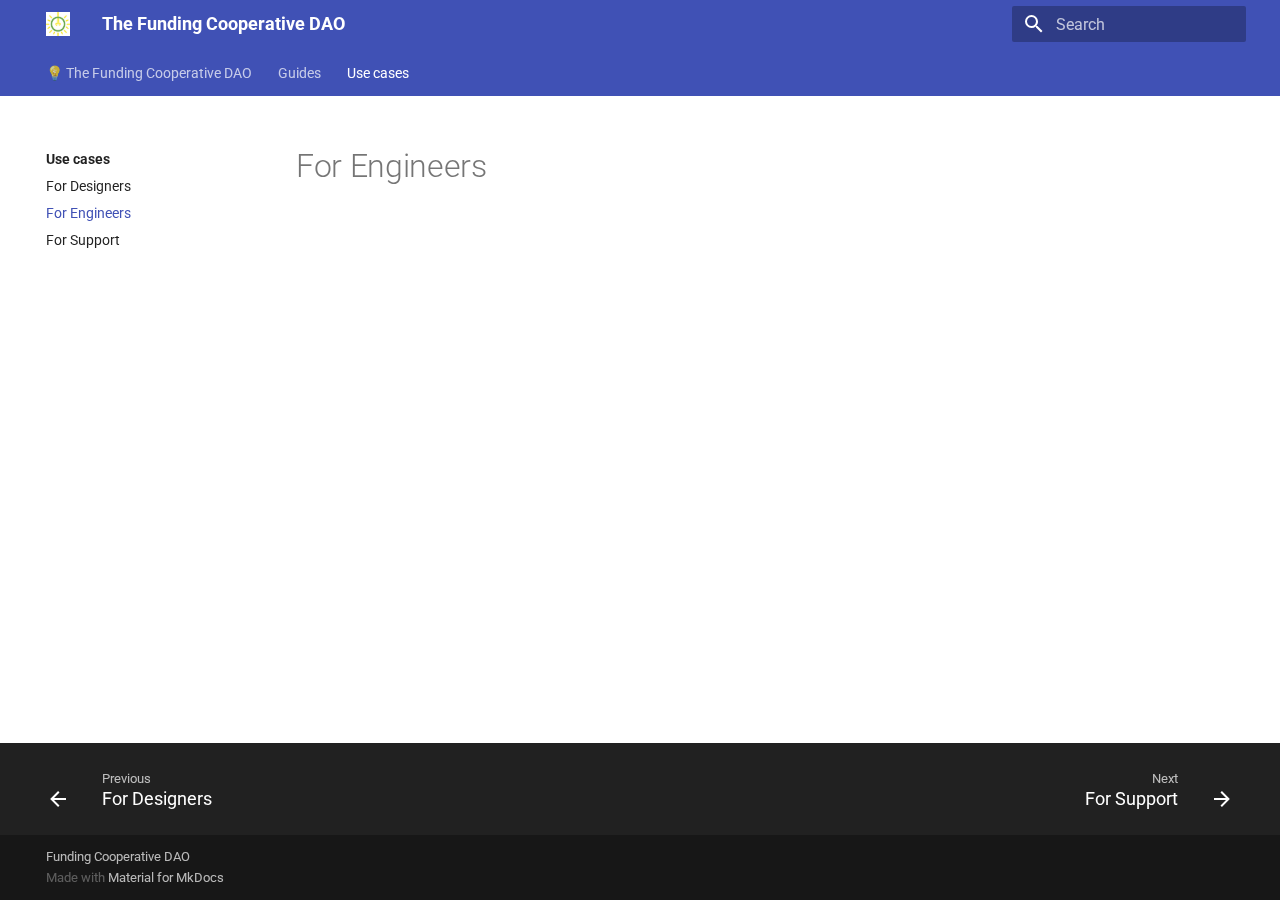
<file: use-cases/for-engineers/index.html>
<!doctype html>
<html lang="en" class="no-js">
  <head>
    
      <meta charset="utf-8">
      <meta name="viewport" content="width=device-width,initial-scale=1">
      
      
      
      <link rel="icon" href="../../assets/favicon.png">
      <meta name="generator" content="mkdocs-1.3.0, mkdocs-material-8.3.0">
    
    
      
        <title>For Engineers - The Funding Cooperative DAO</title>
      
    
    
      <link rel="stylesheet" href="../../assets/stylesheets/main.fd896c8a.min.css">
      
        
        <link rel="stylesheet" href="../../assets/stylesheets/palette.cbb835fc.min.css">
        
      
      
    
    
    
      
        
        
        <link rel="preconnect" href="https://fonts.gstatic.com" crossorigin>
        <link rel="stylesheet" href="https://fonts.googleapis.com/css?family=Roboto:300,300i,400,400i,700,700i%7CRoboto+Mono:400,400i,700,700i&display=fallback">
        <style>:root{--md-text-font:"Roboto";--md-code-font:"Roboto Mono"}</style>
      
    
    
      <link rel="stylesheet" href="../../stylesheets/video.css">
    
    <script>__md_scope=new URL("../..",location),__md_get=(e,_=localStorage,t=__md_scope)=>JSON.parse(_.getItem(t.pathname+"."+e)),__md_set=(e,_,t=localStorage,a=__md_scope)=>{try{t.setItem(a.pathname+"."+e,JSON.stringify(_))}catch(e){}}</script>
    
      

    
    
  </head>
  
  
    
    
    
    
    
    <body dir="ltr" data-md-color-scheme="" data-md-color-primary="none" data-md-color-accent="none">
  
    
    
    <input class="md-toggle" data-md-toggle="drawer" type="checkbox" id="__drawer" autocomplete="off">
    <input class="md-toggle" data-md-toggle="search" type="checkbox" id="__search" autocomplete="off">
    <label class="md-overlay" for="__drawer"></label>
    <div data-md-component="skip">
      
        
        <a href="#for-engineers" class="md-skip">
          Skip to content
        </a>
      
    </div>
    <div data-md-component="announce">
      
    </div>
    
    
      

<header class="md-header" data-md-component="header">
  <nav class="md-header__inner md-grid" aria-label="Header">
    <a href="../.." title="The Funding Cooperative DAO" class="md-header__button md-logo" aria-label="The Funding Cooperative DAO" data-md-component="logo">
      
  <img src="../../assets/logo.png" alt="logo">

    </a>
    <label class="md-header__button md-icon" for="__drawer">
      <svg xmlns="http://www.w3.org/2000/svg" viewBox="0 0 24 24"><path d="M3 6h18v2H3V6m0 5h18v2H3v-2m0 5h18v2H3v-2Z"/></svg>
    </label>
    <div class="md-header__title" data-md-component="header-title">
      <div class="md-header__ellipsis">
        <div class="md-header__topic">
          <span class="md-ellipsis">
            The Funding Cooperative DAO
          </span>
        </div>
        <div class="md-header__topic" data-md-component="header-topic">
          <span class="md-ellipsis">
            
              For Engineers
            
          </span>
        </div>
      </div>
    </div>
    
    
    
      <label class="md-header__button md-icon" for="__search">
        <svg xmlns="http://www.w3.org/2000/svg" viewBox="0 0 24 24"><path d="M9.5 3A6.5 6.5 0 0 1 16 9.5c0 1.61-.59 3.09-1.56 4.23l.27.27h.79l5 5-1.5 1.5-5-5v-.79l-.27-.27A6.516 6.516 0 0 1 9.5 16 6.5 6.5 0 0 1 3 9.5 6.5 6.5 0 0 1 9.5 3m0 2C7 5 5 7 5 9.5S7 14 9.5 14 14 12 14 9.5 12 5 9.5 5Z"/></svg>
      </label>
      <div class="md-search" data-md-component="search" role="dialog">
  <label class="md-search__overlay" for="__search"></label>
  <div class="md-search__inner" role="search">
    <form class="md-search__form" name="search">
      <input type="text" class="md-search__input" name="query" aria-label="Search" placeholder="Search" autocapitalize="off" autocorrect="off" autocomplete="off" spellcheck="false" data-md-component="search-query" required>
      <label class="md-search__icon md-icon" for="__search">
        <svg xmlns="http://www.w3.org/2000/svg" viewBox="0 0 24 24"><path d="M9.5 3A6.5 6.5 0 0 1 16 9.5c0 1.61-.59 3.09-1.56 4.23l.27.27h.79l5 5-1.5 1.5-5-5v-.79l-.27-.27A6.516 6.516 0 0 1 9.5 16 6.5 6.5 0 0 1 3 9.5 6.5 6.5 0 0 1 9.5 3m0 2C7 5 5 7 5 9.5S7 14 9.5 14 14 12 14 9.5 12 5 9.5 5Z"/></svg>
        <svg xmlns="http://www.w3.org/2000/svg" viewBox="0 0 24 24"><path d="M20 11v2H8l5.5 5.5-1.42 1.42L4.16 12l7.92-7.92L13.5 5.5 8 11h12Z"/></svg>
      </label>
      <nav class="md-search__options" aria-label="Search">
        
        <button type="reset" class="md-search__icon md-icon" aria-label="Clear" tabindex="-1">
          <svg xmlns="http://www.w3.org/2000/svg" viewBox="0 0 24 24"><path d="M19 6.41 17.59 5 12 10.59 6.41 5 5 6.41 10.59 12 5 17.59 6.41 19 12 13.41 17.59 19 19 17.59 13.41 12 19 6.41Z"/></svg>
        </button>
      </nav>
      
        <div class="md-search__suggest" data-md-component="search-suggest"></div>
      
    </form>
    <div class="md-search__output">
      <div class="md-search__scrollwrap" data-md-scrollfix>
        <div class="md-search-result" data-md-component="search-result">
          <div class="md-search-result__meta">
            Initializing search
          </div>
          <ol class="md-search-result__list"></ol>
        </div>
      </div>
    </div>
  </div>
</div>
    
    
  </nav>
  
</header>
    
    <div class="md-container" data-md-component="container">
      
      
        
          
            
<nav class="md-tabs" aria-label="Tabs" data-md-component="tabs">
  <div class="md-tabs__inner md-grid">
    <ul class="md-tabs__list">
      
        
  
  


  <li class="md-tabs__item">
    <a href="../.." class="md-tabs__link">
      💡 The Funding Cooperative DAO
    </a>
  </li>

      
        
  
  


  
  
  
    <li class="md-tabs__item">
      <a href="../../guides/how-can-i-help/" class="md-tabs__link">
        Guides
      </a>
    </li>
  

      
        
  
  
    
  


  
  
  
    <li class="md-tabs__item">
      <a href="../for-designers/" class="md-tabs__link md-tabs__link--active">
        Use cases
      </a>
    </li>
  

      
    </ul>
  </div>
</nav>
          
        
      
      <main class="md-main" data-md-component="main">
        <div class="md-main__inner md-grid">
          
            
              
              <div class="md-sidebar md-sidebar--primary" data-md-component="sidebar" data-md-type="navigation" >
                <div class="md-sidebar__scrollwrap">
                  <div class="md-sidebar__inner">
                    

  


<nav class="md-nav md-nav--primary md-nav--lifted" aria-label="Navigation" data-md-level="0">
  <label class="md-nav__title" for="__drawer">
    <a href="../.." title="The Funding Cooperative DAO" class="md-nav__button md-logo" aria-label="The Funding Cooperative DAO" data-md-component="logo">
      
  <img src="../../assets/logo.png" alt="logo">

    </a>
    The Funding Cooperative DAO
  </label>
  
  <ul class="md-nav__list" data-md-scrollfix>
    
      
      
      

  
  
  
    <li class="md-nav__item">
      <a href="../.." class="md-nav__link">
        💡 The Funding Cooperative DAO
      </a>
    </li>
  

    
      
      
      

  
  
  
    
    <li class="md-nav__item md-nav__item--nested">
      
      
        <input class="md-nav__toggle md-toggle" data-md-toggle="__nav_2" type="checkbox" id="__nav_2" >
      
      
      
      
        <label class="md-nav__link" for="__nav_2">
          Guides
          <span class="md-nav__icon md-icon"></span>
        </label>
      
      <nav class="md-nav" aria-label="Guides" data-md-level="1">
        <label class="md-nav__title" for="__nav_2">
          <span class="md-nav__icon md-icon"></span>
          Guides
        </label>
        <ul class="md-nav__list" data-md-scrollfix>
          
            
              
  
  
  
    <li class="md-nav__item">
      <a href="../../guides/how-can-i-help/" class="md-nav__link">
        How can I help?
      </a>
    </li>
  

            
          
            
              
  
  
  
    <li class="md-nav__item">
      <a href="../../guides/how-does-the-fc-dao-work/" class="md-nav__link">
        How does the FC DAO work?
      </a>
    </li>
  

            
          
        </ul>
      </nav>
    </li>
  

    
      
      
      

  
  
    
  
  
    
    <li class="md-nav__item md-nav__item--active md-nav__item--nested">
      
      
        <input class="md-nav__toggle md-toggle" data-md-toggle="__nav_3" type="checkbox" id="__nav_3" checked>
      
      
      
      
        <label class="md-nav__link" for="__nav_3">
          Use cases
          <span class="md-nav__icon md-icon"></span>
        </label>
      
      <nav class="md-nav" aria-label="Use cases" data-md-level="1">
        <label class="md-nav__title" for="__nav_3">
          <span class="md-nav__icon md-icon"></span>
          Use cases
        </label>
        <ul class="md-nav__list" data-md-scrollfix>
          
            
              
  
  
  
    <li class="md-nav__item">
      <a href="../for-designers/" class="md-nav__link">
        For Designers
      </a>
    </li>
  

            
          
            
              
  
  
    
  
  
    <li class="md-nav__item md-nav__item--active">
      
      <input class="md-nav__toggle md-toggle" data-md-toggle="toc" type="checkbox" id="__toc">
      
      
        
      
      
      <a href="./" class="md-nav__link md-nav__link--active">
        For Engineers
      </a>
      
    </li>
  

            
          
            
              
  
  
  
    <li class="md-nav__item">
      <a href="../for-support/" class="md-nav__link">
        For Support
      </a>
    </li>
  

            
          
        </ul>
      </nav>
    </li>
  

    
  </ul>
</nav>
                  </div>
                </div>
              </div>
            
            
              
              <div class="md-sidebar md-sidebar--secondary" data-md-component="sidebar" data-md-type="toc" >
                <div class="md-sidebar__scrollwrap">
                  <div class="md-sidebar__inner">
                    

<nav class="md-nav md-nav--secondary" aria-label="Table of contents">
  
  
  
    
  
  
</nav>
                  </div>
                </div>
              </div>
            
          
          <div class="md-content" data-md-component="content">
            <article class="md-content__inner md-typeset">
              
                


<h1 id="for-engineers">For Engineers</h1>

              
            </article>
            
          </div>
        </div>
        
      </main>
      
        <footer class="md-footer">
  
    
    <nav class="md-footer__inner md-grid" aria-label="Footer" >
      
        
        <a href="../for-designers/" class="md-footer__link md-footer__link--prev" aria-label="Previous: For Designers" rel="prev">
          <div class="md-footer__button md-icon">
            <svg xmlns="http://www.w3.org/2000/svg" viewBox="0 0 24 24"><path d="M20 11v2H8l5.5 5.5-1.42 1.42L4.16 12l7.92-7.92L13.5 5.5 8 11h12Z"/></svg>
          </div>
          <div class="md-footer__title">
            <div class="md-ellipsis">
              <span class="md-footer__direction">
                Previous
              </span>
              For Designers
            </div>
          </div>
        </a>
      
      
        
        <a href="../for-support/" class="md-footer__link md-footer__link--next" aria-label="Next: For Support" rel="next">
          <div class="md-footer__title">
            <div class="md-ellipsis">
              <span class="md-footer__direction">
                Next
              </span>
              For Support
            </div>
          </div>
          <div class="md-footer__button md-icon">
            <svg xmlns="http://www.w3.org/2000/svg" viewBox="0 0 24 24"><path d="M4 11v2h12l-5.5 5.5 1.42 1.42L19.84 12l-7.92-7.92L10.5 5.5 16 11H4Z"/></svg>
          </div>
        </a>
      
    </nav>
  
  <div class="md-footer-meta md-typeset">
    <div class="md-footer-meta__inner md-grid">
      <div class="md-copyright">
  
    <div class="md-copyright__highlight">
      <a href="https://twitter.com/FundingDao">Funding Cooperative DAO</a>
    </div>
  
  
    Made with
    <a href="https://squidfunk.github.io/mkdocs-material/" target="_blank" rel="noopener">
      Material for MkDocs
    </a>
  
</div>
      
    </div>
  </div>
</footer>
      
    </div>
    <div class="md-dialog" data-md-component="dialog">
      <div class="md-dialog__inner md-typeset"></div>
    </div>
    <script id="__config" type="application/json">{"base": "../..", "features": ["navigation.tabs", "search.suggest", "search.highlight"], "search": "../../assets/javascripts/workers/search.b028fd86.min.js", "translations": {"clipboard.copied": "Copied to clipboard", "clipboard.copy": "Copy to clipboard", "search.config.lang": "en", "search.config.pipeline": "trimmer, stopWordFilter", "search.config.separator": "[\\s\\-]+", "search.placeholder": "Search", "search.result.more.one": "1 more on this page", "search.result.more.other": "# more on this page", "search.result.none": "No matching documents", "search.result.one": "1 matching document", "search.result.other": "# matching documents", "search.result.placeholder": "Type to start searching", "search.result.term.missing": "Missing", "select.version.title": "Select version"}}</script>
    
    
      <script src="../../assets/javascripts/bundle.0f659f14.min.js"></script>
      
    
  </body>
</html>
</file>
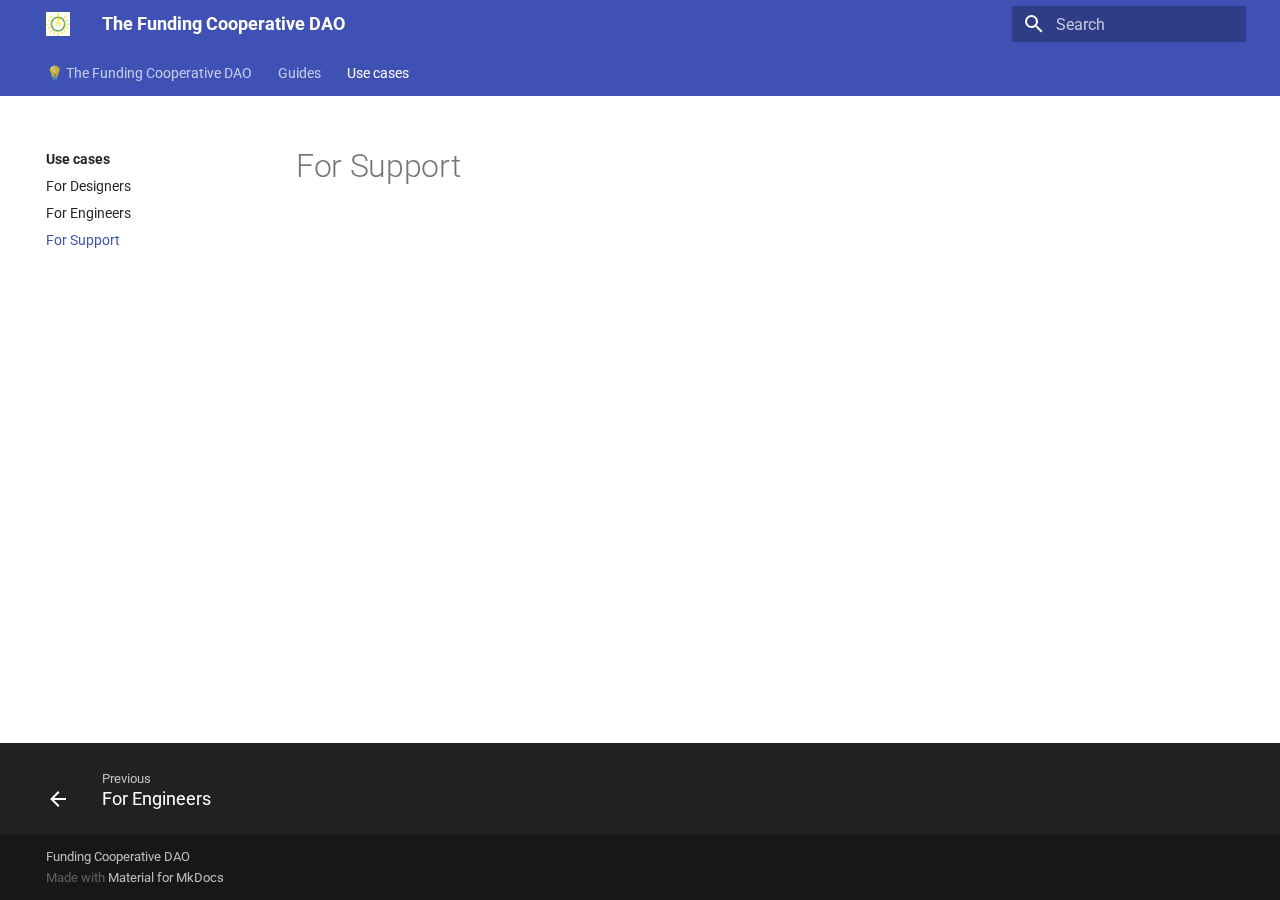
<file: use-cases/for-support/index.html>
<!doctype html>
<html lang="en" class="no-js">
  <head>
    
      <meta charset="utf-8">
      <meta name="viewport" content="width=device-width,initial-scale=1">
      
      
      
      <link rel="icon" href="../../assets/favicon.png">
      <meta name="generator" content="mkdocs-1.3.0, mkdocs-material-8.3.0">
    
    
      
        <title>For Support - The Funding Cooperative DAO</title>
      
    
    
      <link rel="stylesheet" href="../../assets/stylesheets/main.fd896c8a.min.css">
      
        
        <link rel="stylesheet" href="../../assets/stylesheets/palette.cbb835fc.min.css">
        
      
      
    
    
    
      
        
        
        <link rel="preconnect" href="https://fonts.gstatic.com" crossorigin>
        <link rel="stylesheet" href="https://fonts.googleapis.com/css?family=Roboto:300,300i,400,400i,700,700i%7CRoboto+Mono:400,400i,700,700i&display=fallback">
        <style>:root{--md-text-font:"Roboto";--md-code-font:"Roboto Mono"}</style>
      
    
    
      <link rel="stylesheet" href="../../stylesheets/video.css">
    
    <script>__md_scope=new URL("../..",location),__md_get=(e,_=localStorage,t=__md_scope)=>JSON.parse(_.getItem(t.pathname+"."+e)),__md_set=(e,_,t=localStorage,a=__md_scope)=>{try{t.setItem(a.pathname+"."+e,JSON.stringify(_))}catch(e){}}</script>
    
      

    
    
  </head>
  
  
    
    
    
    
    
    <body dir="ltr" data-md-color-scheme="" data-md-color-primary="none" data-md-color-accent="none">
  
    
    
    <input class="md-toggle" data-md-toggle="drawer" type="checkbox" id="__drawer" autocomplete="off">
    <input class="md-toggle" data-md-toggle="search" type="checkbox" id="__search" autocomplete="off">
    <label class="md-overlay" for="__drawer"></label>
    <div data-md-component="skip">
      
        
        <a href="#for-support" class="md-skip">
          Skip to content
        </a>
      
    </div>
    <div data-md-component="announce">
      
    </div>
    
    
      

<header class="md-header" data-md-component="header">
  <nav class="md-header__inner md-grid" aria-label="Header">
    <a href="../.." title="The Funding Cooperative DAO" class="md-header__button md-logo" aria-label="The Funding Cooperative DAO" data-md-component="logo">
      
  <img src="../../assets/logo.png" alt="logo">

    </a>
    <label class="md-header__button md-icon" for="__drawer">
      <svg xmlns="http://www.w3.org/2000/svg" viewBox="0 0 24 24"><path d="M3 6h18v2H3V6m0 5h18v2H3v-2m0 5h18v2H3v-2Z"/></svg>
    </label>
    <div class="md-header__title" data-md-component="header-title">
      <div class="md-header__ellipsis">
        <div class="md-header__topic">
          <span class="md-ellipsis">
            The Funding Cooperative DAO
          </span>
        </div>
        <div class="md-header__topic" data-md-component="header-topic">
          <span class="md-ellipsis">
            
              For Support
            
          </span>
        </div>
      </div>
    </div>
    
    
    
      <label class="md-header__button md-icon" for="__search">
        <svg xmlns="http://www.w3.org/2000/svg" viewBox="0 0 24 24"><path d="M9.5 3A6.5 6.5 0 0 1 16 9.5c0 1.61-.59 3.09-1.56 4.23l.27.27h.79l5 5-1.5 1.5-5-5v-.79l-.27-.27A6.516 6.516 0 0 1 9.5 16 6.5 6.5 0 0 1 3 9.5 6.5 6.5 0 0 1 9.5 3m0 2C7 5 5 7 5 9.5S7 14 9.5 14 14 12 14 9.5 12 5 9.5 5Z"/></svg>
      </label>
      <div class="md-search" data-md-component="search" role="dialog">
  <label class="md-search__overlay" for="__search"></label>
  <div class="md-search__inner" role="search">
    <form class="md-search__form" name="search">
      <input type="text" class="md-search__input" name="query" aria-label="Search" placeholder="Search" autocapitalize="off" autocorrect="off" autocomplete="off" spellcheck="false" data-md-component="search-query" required>
      <label class="md-search__icon md-icon" for="__search">
        <svg xmlns="http://www.w3.org/2000/svg" viewBox="0 0 24 24"><path d="M9.5 3A6.5 6.5 0 0 1 16 9.5c0 1.61-.59 3.09-1.56 4.23l.27.27h.79l5 5-1.5 1.5-5-5v-.79l-.27-.27A6.516 6.516 0 0 1 9.5 16 6.5 6.5 0 0 1 3 9.5 6.5 6.5 0 0 1 9.5 3m0 2C7 5 5 7 5 9.5S7 14 9.5 14 14 12 14 9.5 12 5 9.5 5Z"/></svg>
        <svg xmlns="http://www.w3.org/2000/svg" viewBox="0 0 24 24"><path d="M20 11v2H8l5.5 5.5-1.42 1.42L4.16 12l7.92-7.92L13.5 5.5 8 11h12Z"/></svg>
      </label>
      <nav class="md-search__options" aria-label="Search">
        
        <button type="reset" class="md-search__icon md-icon" aria-label="Clear" tabindex="-1">
          <svg xmlns="http://www.w3.org/2000/svg" viewBox="0 0 24 24"><path d="M19 6.41 17.59 5 12 10.59 6.41 5 5 6.41 10.59 12 5 17.59 6.41 19 12 13.41 17.59 19 19 17.59 13.41 12 19 6.41Z"/></svg>
        </button>
      </nav>
      
        <div class="md-search__suggest" data-md-component="search-suggest"></div>
      
    </form>
    <div class="md-search__output">
      <div class="md-search__scrollwrap" data-md-scrollfix>
        <div class="md-search-result" data-md-component="search-result">
          <div class="md-search-result__meta">
            Initializing search
          </div>
          <ol class="md-search-result__list"></ol>
        </div>
      </div>
    </div>
  </div>
</div>
    
    
  </nav>
  
</header>
    
    <div class="md-container" data-md-component="container">
      
      
        
          
            
<nav class="md-tabs" aria-label="Tabs" data-md-component="tabs">
  <div class="md-tabs__inner md-grid">
    <ul class="md-tabs__list">
      
        
  
  


  <li class="md-tabs__item">
    <a href="../.." class="md-tabs__link">
      💡 The Funding Cooperative DAO
    </a>
  </li>

      
        
  
  


  
  
  
    <li class="md-tabs__item">
      <a href="../../guides/how-can-i-help/" class="md-tabs__link">
        Guides
      </a>
    </li>
  

      
        
  
  
    
  


  
  
  
    <li class="md-tabs__item">
      <a href="../for-designers/" class="md-tabs__link md-tabs__link--active">
        Use cases
      </a>
    </li>
  

      
    </ul>
  </div>
</nav>
          
        
      
      <main class="md-main" data-md-component="main">
        <div class="md-main__inner md-grid">
          
            
              
              <div class="md-sidebar md-sidebar--primary" data-md-component="sidebar" data-md-type="navigation" >
                <div class="md-sidebar__scrollwrap">
                  <div class="md-sidebar__inner">
                    

  


<nav class="md-nav md-nav--primary md-nav--lifted" aria-label="Navigation" data-md-level="0">
  <label class="md-nav__title" for="__drawer">
    <a href="../.." title="The Funding Cooperative DAO" class="md-nav__button md-logo" aria-label="The Funding Cooperative DAO" data-md-component="logo">
      
  <img src="../../assets/logo.png" alt="logo">

    </a>
    The Funding Cooperative DAO
  </label>
  
  <ul class="md-nav__list" data-md-scrollfix>
    
      
      
      

  
  
  
    <li class="md-nav__item">
      <a href="../.." class="md-nav__link">
        💡 The Funding Cooperative DAO
      </a>
    </li>
  

    
      
      
      

  
  
  
    
    <li class="md-nav__item md-nav__item--nested">
      
      
        <input class="md-nav__toggle md-toggle" data-md-toggle="__nav_2" type="checkbox" id="__nav_2" >
      
      
      
      
        <label class="md-nav__link" for="__nav_2">
          Guides
          <span class="md-nav__icon md-icon"></span>
        </label>
      
      <nav class="md-nav" aria-label="Guides" data-md-level="1">
        <label class="md-nav__title" for="__nav_2">
          <span class="md-nav__icon md-icon"></span>
          Guides
        </label>
        <ul class="md-nav__list" data-md-scrollfix>
          
            
              
  
  
  
    <li class="md-nav__item">
      <a href="../../guides/how-can-i-help/" class="md-nav__link">
        How can I help?
      </a>
    </li>
  

            
          
            
              
  
  
  
    <li class="md-nav__item">
      <a href="../../guides/how-does-the-fc-dao-work/" class="md-nav__link">
        How does the FC DAO work?
      </a>
    </li>
  

            
          
        </ul>
      </nav>
    </li>
  

    
      
      
      

  
  
    
  
  
    
    <li class="md-nav__item md-nav__item--active md-nav__item--nested">
      
      
        <input class="md-nav__toggle md-toggle" data-md-toggle="__nav_3" type="checkbox" id="__nav_3" checked>
      
      
      
      
        <label class="md-nav__link" for="__nav_3">
          Use cases
          <span class="md-nav__icon md-icon"></span>
        </label>
      
      <nav class="md-nav" aria-label="Use cases" data-md-level="1">
        <label class="md-nav__title" for="__nav_3">
          <span class="md-nav__icon md-icon"></span>
          Use cases
        </label>
        <ul class="md-nav__list" data-md-scrollfix>
          
            
              
  
  
  
    <li class="md-nav__item">
      <a href="../for-designers/" class="md-nav__link">
        For Designers
      </a>
    </li>
  

            
          
            
              
  
  
  
    <li class="md-nav__item">
      <a href="../for-engineers/" class="md-nav__link">
        For Engineers
      </a>
    </li>
  

            
          
            
              
  
  
    
  
  
    <li class="md-nav__item md-nav__item--active">
      
      <input class="md-nav__toggle md-toggle" data-md-toggle="toc" type="checkbox" id="__toc">
      
      
        
      
      
      <a href="./" class="md-nav__link md-nav__link--active">
        For Support
      </a>
      
    </li>
  

            
          
        </ul>
      </nav>
    </li>
  

    
  </ul>
</nav>
                  </div>
                </div>
              </div>
            
            
              
              <div class="md-sidebar md-sidebar--secondary" data-md-component="sidebar" data-md-type="toc" >
                <div class="md-sidebar__scrollwrap">
                  <div class="md-sidebar__inner">
                    

<nav class="md-nav md-nav--secondary" aria-label="Table of contents">
  
  
  
    
  
  
</nav>
                  </div>
                </div>
              </div>
            
          
          <div class="md-content" data-md-component="content">
            <article class="md-content__inner md-typeset">
              
                


<h1 id="for-support">For Support</h1>

              
            </article>
            
          </div>
        </div>
        
      </main>
      
        <footer class="md-footer">
  
    
    <nav class="md-footer__inner md-grid" aria-label="Footer" >
      
        
        <a href="../for-engineers/" class="md-footer__link md-footer__link--prev" aria-label="Previous: For Engineers" rel="prev">
          <div class="md-footer__button md-icon">
            <svg xmlns="http://www.w3.org/2000/svg" viewBox="0 0 24 24"><path d="M20 11v2H8l5.5 5.5-1.42 1.42L4.16 12l7.92-7.92L13.5 5.5 8 11h12Z"/></svg>
          </div>
          <div class="md-footer__title">
            <div class="md-ellipsis">
              <span class="md-footer__direction">
                Previous
              </span>
              For Engineers
            </div>
          </div>
        </a>
      
      
    </nav>
  
  <div class="md-footer-meta md-typeset">
    <div class="md-footer-meta__inner md-grid">
      <div class="md-copyright">
  
    <div class="md-copyright__highlight">
      <a href="https://twitter.com/FundingDao">Funding Cooperative DAO</a>
    </div>
  
  
    Made with
    <a href="https://squidfunk.github.io/mkdocs-material/" target="_blank" rel="noopener">
      Material for MkDocs
    </a>
  
</div>
      
    </div>
  </div>
</footer>
      
    </div>
    <div class="md-dialog" data-md-component="dialog">
      <div class="md-dialog__inner md-typeset"></div>
    </div>
    <script id="__config" type="application/json">{"base": "../..", "features": ["navigation.tabs", "search.suggest", "search.highlight"], "search": "../../assets/javascripts/workers/search.b028fd86.min.js", "translations": {"clipboard.copied": "Copied to clipboard", "clipboard.copy": "Copy to clipboard", "search.config.lang": "en", "search.config.pipeline": "trimmer, stopWordFilter", "search.config.separator": "[\\s\\-]+", "search.placeholder": "Search", "search.result.more.one": "1 more on this page", "search.result.more.other": "# more on this page", "search.result.none": "No matching documents", "search.result.one": "1 matching document", "search.result.other": "# matching documents", "search.result.placeholder": "Type to start searching", "search.result.term.missing": "Missing", "select.version.title": "Select version"}}</script>
    
    
      <script src="../../assets/javascripts/bundle.0f659f14.min.js"></script>
      
    
  </body>
</html>
</file>
<file: stylesheets/video.css>
.video-wrapper {
  position: relative;
  display: block;
  height: 0;
  padding: 0;
  overflow: hidden;
  padding-bottom: 56.25%;
}
.video-wrapper > iframe {
  position: absolute;
  top: 0;
  bottom: 0;
  left: 0;
  width: 100%;
  height: 100%;
  border: 0;
}
</file>
<file: assets/stylesheets/main.fd896c8a.min.css>
@charset "UTF-8";html{-webkit-text-size-adjust:none;-moz-text-size-adjust:none;-ms-text-size-adjust:none;text-size-adjust:none;box-sizing:border-box}*,:after,:before{box-sizing:inherit}@media (prefers-reduced-motion){*,:after,:before{transition:none!important}}body{margin:0}a,button,input,label{-webkit-tap-highlight-color:transparent}a{color:inherit;text-decoration:none}hr{border:0;box-sizing:initial;display:block;height:.05rem;overflow:visible;padding:0}small{font-size:80%}sub,sup{line-height:1em}img{border-style:none}table{border-collapse:initial;border-spacing:0}td,th{font-weight:400;vertical-align:top}button{background:transparent;border:0;font-family:inherit;font-size:inherit;margin:0;padding:0}input{border:0;outline:none}:root,[data-md-color-scheme=default]{--md-default-fg-color:rgba(0,0,0,.87);--md-default-fg-color--light:rgba(0,0,0,.54);--md-default-fg-color--lighter:rgba(0,0,0,.32);--md-default-fg-color--lightest:rgba(0,0,0,.07);--md-default-bg-color:#fff;--md-default-bg-color--light:hsla(0,0%,100%,.7);--md-default-bg-color--lighter:hsla(0,0%,100%,.3);--md-default-bg-color--lightest:hsla(0,0%,100%,.12);--md-primary-fg-color:#4051b5;--md-primary-fg-color--light:#5d6cc0;--md-primary-fg-color--dark:#303fa1;--md-primary-bg-color:#fff;--md-primary-bg-color--light:hsla(0,0%,100%,.7);--md-accent-fg-color:#526cfe;--md-accent-fg-color--transparent:rgba(82,108,254,.1);--md-accent-bg-color:#fff;--md-accent-bg-color--light:hsla(0,0%,100%,.7);--md-code-fg-color:#36464e;--md-code-bg-color:#f5f5f5;--md-code-hl-color:rgba(255,255,0,.5);--md-code-hl-number-color:#d52a2a;--md-code-hl-special-color:#db1457;--md-code-hl-function-color:#a846b9;--md-code-hl-constant-color:#6e59d9;--md-code-hl-keyword-color:#3f6ec6;--md-code-hl-string-color:#1c7d4d;--md-code-hl-name-color:var(--md-code-fg-color);--md-code-hl-operator-color:var(--md-default-fg-color--light);--md-code-hl-punctuation-color:var(--md-default-fg-color--light);--md-code-hl-comment-color:var(--md-default-fg-color--light);--md-code-hl-generic-color:var(--md-default-fg-color--light);--md-code-hl-variable-color:var(--md-default-fg-color--light);--md-typeset-color:var(--md-default-fg-color);--md-typeset-a-color:var(--md-primary-fg-color);--md-typeset-mark-color:rgba(255,255,0,.5);--md-typeset-del-color:rgba(245,80,61,.15);--md-typeset-ins-color:rgba(11,213,112,.15);--md-typeset-kbd-color:#fafafa;--md-typeset-kbd-accent-color:#fff;--md-typeset-kbd-border-color:#b8b8b8;--md-typeset-table-color:rgba(0,0,0,.12);--md-admonition-fg-color:var(--md-default-fg-color);--md-admonition-bg-color:var(--md-default-bg-color);--md-footer-fg-color:#fff;--md-footer-fg-color--light:hsla(0,0%,100%,.7);--md-footer-fg-color--lighter:hsla(0,0%,100%,.3);--md-footer-bg-color:rgba(0,0,0,.87);--md-footer-bg-color--dark:rgba(0,0,0,.32);--md-shadow-z1:0 0.2rem 0.5rem rgba(0,0,0,.05),0 0 0.05rem rgba(0,0,0,.1);--md-shadow-z2:0 0.2rem 0.5rem rgba(0,0,0,.1),0 0 0.05rem rgba(0,0,0,.25);--md-shadow-z3:0 0.2rem 0.5rem rgba(0,0,0,.2),0 0 0.05rem rgba(0,0,0,.35)}.md-icon svg{fill:currentcolor;display:block;height:1.2rem;width:1.2rem}body{-webkit-font-smoothing:antialiased;-moz-osx-font-smoothing:grayscale;--md-text-font-family:var(--md-text-font,_),-apple-system,BlinkMacSystemFont,Helvetica,Arial,sans-serif;--md-code-font-family:var(--md-code-font,_),SFMono-Regular,Consolas,Menlo,monospace}body,input{font-feature-settings:"kern","liga";font-family:var(--md-text-font-family)}body,code,input,kbd,pre{color:var(--md-typeset-color)}code,kbd,pre{font-feature-settings:"kern";font-family:var(--md-code-font-family)}:root,[data-md-color-scheme=default]{--md-typeset-table-sort-icon:url('data:image/svg+xml;charset=utf-8,<svg xmlns="http://www.w3.org/2000/svg" viewBox="0 0 24 24"><path d="m18 21-4-4h3V7h-3l4-4 4 4h-3v10h3M2 19v-2h10v2M2 13v-2h7v2M2 7V5h4v2H2Z"/></svg>');--md-typeset-table-sort-icon--asc:url('data:image/svg+xml;charset=utf-8,<svg xmlns="http://www.w3.org/2000/svg" viewBox="0 0 24 24"><path d="M19 17h3l-4 4-4-4h3V3h2M2 17h10v2H2M6 5v2H2V5m0 6h7v2H2v-2Z"/></svg>');--md-typeset-table-sort-icon--desc:url('data:image/svg+xml;charset=utf-8,<svg xmlns="http://www.w3.org/2000/svg" viewBox="0 0 24 24"><path d="M19 7h3l-4-4-4 4h3v14h2M2 17h10v2H2M6 5v2H2V5m0 6h7v2H2v-2Z"/></svg>')}.md-typeset{-webkit-print-color-adjust:exact;color-adjust:exact;font-size:.8rem;line-height:1.6}@media print{.md-typeset{font-size:.68rem}}.md-typeset blockquote,.md-typeset dl,.md-typeset figure,.md-typeset ol,.md-typeset pre,.md-typeset ul{margin-bottom:1em;margin-top:1em}.md-typeset h1{color:var(--md-default-fg-color--light);font-size:2em;line-height:1.3;margin:0 0 1.25em}.md-typeset h1,.md-typeset h2{font-weight:300;letter-spacing:-.01em}.md-typeset h2{font-size:1.5625em;line-height:1.4;margin:1.6em 0 .64em}.md-typeset h3{font-size:1.25em;font-weight:400;letter-spacing:-.01em;line-height:1.5;margin:1.6em 0 .8em}.md-typeset h2+h3{margin-top:.8em}.md-typeset h4{font-weight:700;letter-spacing:-.01em;margin:1em 0}.md-typeset h5,.md-typeset h6{color:var(--md-default-fg-color--light);font-size:.8em;font-weight:700;letter-spacing:-.01em;margin:1.25em 0}.md-typeset h5{text-transform:uppercase}.md-typeset hr{border-bottom:.05rem solid var(--md-default-fg-color--lightest);display:flow-root;margin:1.5em 0}.md-typeset a{color:var(--md-typeset-a-color);word-break:break-word}.md-typeset a,.md-typeset a:before{transition:color 125ms}.md-typeset a:focus,.md-typeset a:hover{color:var(--md-accent-fg-color)}.md-typeset a:focus code,.md-typeset a:hover code{background-color:var(--md-accent-fg-color--transparent)}.md-typeset a code{color:currentcolor;transition:background-color 125ms}.md-typeset a.focus-visible{outline-color:var(--md-accent-fg-color);outline-offset:.2rem}.md-typeset code,.md-typeset kbd,.md-typeset pre{color:var(--md-code-fg-color);direction:ltr}@media print{.md-typeset code,.md-typeset kbd,.md-typeset pre{white-space:pre-wrap}}.md-typeset code{background-color:var(--md-code-bg-color);border-radius:.1rem;-webkit-box-decoration-break:clone;box-decoration-break:clone;font-size:.85em;padding:0 .2941176471em;word-break:break-word}.md-typeset code:not(.focus-visible){-webkit-tap-highlight-color:transparent;outline:none}.md-typeset pre{display:flow-root;line-height:1.4;position:relative}.md-typeset pre>code{-webkit-box-decoration-break:slice;box-decoration-break:slice;box-shadow:none;display:block;margin:0;outline-color:var(--md-accent-fg-color);overflow:auto;padding:.7720588235em 1.1764705882em;scrollbar-color:var(--md-default-fg-color--lighter) transparent;scrollbar-width:thin;touch-action:auto;word-break:normal}.md-typeset pre>code:hover{scrollbar-color:var(--md-accent-fg-color) transparent}.md-typeset pre>code::-webkit-scrollbar{height:.2rem;width:.2rem}.md-typeset pre>code::-webkit-scrollbar-thumb{background-color:var(--md-default-fg-color--lighter)}.md-typeset pre>code::-webkit-scrollbar-thumb:hover{background-color:var(--md-accent-fg-color)}.md-typeset kbd{background-color:var(--md-typeset-kbd-color);border-radius:.1rem;box-shadow:0 .1rem 0 .05rem var(--md-typeset-kbd-border-color),0 .1rem 0 var(--md-typeset-kbd-border-color),0 -.1rem .2rem var(--md-typeset-kbd-accent-color) inset;color:var(--md-default-fg-color);display:inline-block;font-size:.75em;padding:0 .6666666667em;vertical-align:text-top;word-break:break-word}.md-typeset mark{background-color:var(--md-typeset-mark-color);-webkit-box-decoration-break:clone;box-decoration-break:clone;color:inherit;word-break:break-word}.md-typeset abbr{border-bottom:.05rem dotted var(--md-default-fg-color--light);cursor:help;text-decoration:none}@media (hover:none){.md-typeset abbr{position:relative}.md-typeset abbr[title]:-webkit-any(:focus,:hover):after{background-color:var(--md-default-fg-color);border-radius:.1rem;box-shadow:var(--md-shadow-z3);color:var(--md-default-bg-color);content:attr(title);display:inline-block;font-size:.7rem;margin-top:2em;max-width:80%;min-width:-webkit-max-content;min-width:max-content;padding:.2rem .3rem;position:absolute;width:auto}.md-typeset abbr[title]:-moz-any(:focus,:hover):after{background-color:var(--md-default-fg-color);border-radius:.1rem;box-shadow:var(--md-shadow-z3);color:var(--md-default-bg-color);content:attr(title);display:inline-block;font-size:.7rem;margin-top:2em;max-width:80%;min-width:-moz-max-content;min-width:max-content;padding:.2rem .3rem;position:absolute;width:auto}[dir=ltr] .md-typeset abbr[title]:-webkit-any(:focus,:hover):after{left:0}[dir=ltr] .md-typeset abbr[title]:-moz-any(:focus,:hover):after{left:0}[dir=ltr] .md-typeset abbr[title]:is(:focus,:hover):after{left:0}[dir=rtl] .md-typeset abbr[title]:-webkit-any(:focus,:hover):after{right:0}[dir=rtl] .md-typeset abbr[title]:-moz-any(:focus,:hover):after{right:0}[dir=rtl] .md-typeset abbr[title]:is(:focus,:hover):after{right:0}.md-typeset abbr[title]:is(:focus,:hover):after{background-color:var(--md-default-fg-color);border-radius:.1rem;box-shadow:var(--md-shadow-z3);color:var(--md-default-bg-color);content:attr(title);display:inline-block;font-size:.7rem;margin-top:2em;max-width:80%;min-width:-webkit-max-content;min-width:-moz-max-content;min-width:max-content;padding:.2rem .3rem;position:absolute;width:auto}}.md-typeset small{opacity:.75}[dir=ltr] .md-typeset sub,[dir=ltr] .md-typeset sup{margin-left:.078125em}[dir=rtl] .md-typeset sub,[dir=rtl] .md-typeset sup{margin-right:.078125em}[dir=ltr] .md-typeset blockquote{padding-left:.6rem}[dir=rtl] .md-typeset blockquote{padding-right:.6rem}[dir=ltr] .md-typeset blockquote{border-left:.2rem solid var(--md-default-fg-color--lighter)}[dir=rtl] .md-typeset blockquote{border-right:.2rem solid var(--md-default-fg-color--lighter)}.md-typeset blockquote{color:var(--md-default-fg-color--light);margin-left:0;margin-right:0}.md-typeset ul{list-style-type:disc}[dir=ltr] .md-typeset ol,[dir=ltr] .md-typeset ul{margin-left:.625em}[dir=rtl] .md-typeset ol,[dir=rtl] .md-typeset ul{margin-right:.625em}.md-typeset ol,.md-typeset ul{padding:0}.md-typeset ol:not([hidden]),.md-typeset ul:not([hidden]){display:flow-root}.md-typeset ol ol,.md-typeset ul ol{list-style-type:lower-alpha}.md-typeset ol ol ol,.md-typeset ul ol ol{list-style-type:lower-roman}[dir=ltr] .md-typeset ol li,[dir=ltr] .md-typeset ul li{margin-left:1.25em}[dir=rtl] .md-typeset ol li,[dir=rtl] .md-typeset ul li{margin-right:1.25em}.md-typeset ol li,.md-typeset ul li{margin-bottom:.5em}.md-typeset ol li blockquote,.md-typeset ol li p,.md-typeset ul li blockquote,.md-typeset ul li p{margin:.5em 0}.md-typeset ol li:last-child,.md-typeset ul li:last-child{margin-bottom:0}.md-typeset ol li :-webkit-any(ul,ol),.md-typeset ul li :-webkit-any(ul,ol){margin-bottom:.5em;margin-top:.5em}.md-typeset ol li :-moz-any(ul,ol),.md-typeset ul li :-moz-any(ul,ol){margin-bottom:.5em;margin-top:.5em}[dir=ltr] .md-typeset ol li :-webkit-any(ul,ol),[dir=ltr] .md-typeset ul li :-webkit-any(ul,ol){margin-left:.625em}[dir=ltr] .md-typeset ol li :-moz-any(ul,ol),[dir=ltr] .md-typeset ul li :-moz-any(ul,ol){margin-left:.625em}[dir=ltr] .md-typeset ol li :is(ul,ol),[dir=ltr] .md-typeset ul li :is(ul,ol){margin-left:.625em}[dir=rtl] .md-typeset ol li :-webkit-any(ul,ol),[dir=rtl] .md-typeset ul li :-webkit-any(ul,ol){margin-right:.625em}[dir=rtl] .md-typeset ol li :-moz-any(ul,ol),[dir=rtl] .md-typeset ul li :-moz-any(ul,ol){margin-right:.625em}[dir=rtl] .md-typeset ol li :is(ul,ol),[dir=rtl] .md-typeset ul li :is(ul,ol){margin-right:.625em}.md-typeset ol li :is(ul,ol),.md-typeset ul li :is(ul,ol){margin-bottom:.5em;margin-top:.5em}[dir=ltr] .md-typeset dd{margin-left:1.875em}[dir=rtl] .md-typeset dd{margin-right:1.875em}.md-typeset dd{margin-bottom:1.5em;margin-top:1em}.md-typeset img,.md-typeset svg{height:auto;max-width:100%}.md-typeset img[align=left],.md-typeset svg[align=left]{margin:1em 1em 1em 0}.md-typeset img[align=right],.md-typeset svg[align=right]{margin:1em 0 1em 1em}.md-typeset img[align]:only-child,.md-typeset svg[align]:only-child{margin-top:0}.md-typeset img[src$="#gh-dark-mode-only"],.md-typeset img[src$="#only-dark"]{display:none}.md-typeset figure{display:flow-root;margin:1em auto;max-width:100%;text-align:center;width:-webkit-fit-content;width:-moz-fit-content;width:fit-content}.md-typeset figure img{display:block}.md-typeset figcaption{font-style:italic;margin:1em auto;max-width:24rem}.md-typeset iframe{max-width:100%}.md-typeset table:not([class]){background-color:var(--md-default-bg-color);border:.05rem solid var(--md-typeset-table-color);border-radius:.1rem;display:inline-block;font-size:.64rem;max-width:100%;overflow:auto;touch-action:auto}@media print{.md-typeset table:not([class]){display:table}}.md-typeset table:not([class])+*{margin-top:1.5em}.md-typeset table:not([class]) :-webkit-any(th,td)>:first-child{margin-top:0}.md-typeset table:not([class]) :-moz-any(th,td)>:first-child{margin-top:0}.md-typeset table:not([class]) :is(th,td)>:first-child{margin-top:0}.md-typeset table:not([class]) :-webkit-any(th,td)>:last-child{margin-bottom:0}.md-typeset table:not([class]) :-moz-any(th,td)>:last-child{margin-bottom:0}.md-typeset table:not([class]) :is(th,td)>:last-child{margin-bottom:0}.md-typeset table:not([class]) :-webkit-any(th,td):not([align]){text-align:left}.md-typeset table:not([class]) :-moz-any(th,td):not([align]){text-align:left}.md-typeset table:not([class]) :is(th,td):not([align]){text-align:left}[dir=rtl] .md-typeset table:not([class]) :-webkit-any(th,td):not([align]){text-align:right}[dir=rtl] .md-typeset table:not([class]) :-moz-any(th,td):not([align]){text-align:right}[dir=rtl] .md-typeset table:not([class]) :is(th,td):not([align]){text-align:right}.md-typeset table:not([class]) th{font-weight:700;min-width:5rem;padding:.9375em 1.25em;vertical-align:top}.md-typeset table:not([class]) th a{color:inherit}.md-typeset table:not([class]) td{border-top:.05rem solid var(--md-typeset-table-color);padding:.9375em 1.25em;vertical-align:top}.md-typeset table:not([class]) tbody tr{transition:background-color 125ms}.md-typeset table:not([class]) tbody tr:hover{background-color:rgba(0,0,0,.035);box-shadow:0 .05rem 0 var(--md-default-bg-color) inset}.md-typeset table:not([class]) a{word-break:normal}.md-typeset table th[role=columnheader]{cursor:pointer}[dir=ltr] .md-typeset table th[role=columnheader]:after{margin-left:.5em}[dir=rtl] .md-typeset table th[role=columnheader]:after{margin-right:.5em}.md-typeset table th[role=columnheader]:after{content:"";display:inline-block;height:1.2em;-webkit-mask-image:var(--md-typeset-table-sort-icon);mask-image:var(--md-typeset-table-sort-icon);-webkit-mask-repeat:no-repeat;mask-repeat:no-repeat;-webkit-mask-size:contain;mask-size:contain;transition:background-color 125ms;vertical-align:text-bottom;width:1.2em}.md-typeset table th[role=columnheader]:hover:after{background-color:var(--md-default-fg-color--lighter)}.md-typeset table th[role=columnheader][aria-sort=ascending]:after{background-color:var(--md-default-fg-color--light);-webkit-mask-image:var(--md-typeset-table-sort-icon--asc);mask-image:var(--md-typeset-table-sort-icon--asc)}.md-typeset table th[role=columnheader][aria-sort=descending]:after{background-color:var(--md-default-fg-color--light);-webkit-mask-image:var(--md-typeset-table-sort-icon--desc);mask-image:var(--md-typeset-table-sort-icon--desc)}.md-typeset__scrollwrap{margin:1em -.8rem;overflow-x:auto;touch-action:auto}.md-typeset__table{display:inline-block;margin-bottom:.5em;padding:0 .8rem}@media print{.md-typeset__table{display:block}}html .md-typeset__table table{display:table;margin:0;overflow:hidden;width:100%}@media screen and (max-width:44.9375em){.md-content__inner>pre{margin:1em -.8rem}.md-content__inner>pre code{border-radius:0}}.md-banner{background-color:var(--md-footer-bg-color);color:var(--md-footer-fg-color);overflow:auto}@media print{.md-banner{display:none}}.md-banner--warning{background:var(--md-typeset-mark-color);color:var(--md-default-fg-color)}.md-banner__inner{font-size:.7rem;margin:.6rem auto;padding:0 .8rem}html{font-size:125%;height:100%;overflow-x:hidden}@media screen and (min-width:100em){html{font-size:137.5%}}@media screen and (min-width:125em){html{font-size:150%}}body{background-color:var(--md-default-bg-color);display:flex;flex-direction:column;font-size:.5rem;min-height:100%;position:relative;width:100%}@media print{body{display:block}}@media screen and (max-width:59.9375em){body[data-md-scrolllock]{position:fixed}}.md-grid{margin-left:auto;margin-right:auto;max-width:61rem}.md-container{display:flex;flex-direction:column;flex-grow:1}@media print{.md-container{display:block}}.md-main{flex-grow:1}.md-main__inner{display:flex;height:100%;margin-top:1.5rem}.md-ellipsis{overflow:hidden;text-overflow:ellipsis;white-space:nowrap}.md-toggle{display:none}.md-option{height:0;opacity:0;position:absolute;width:0}.md-option:checked+label:not([hidden]){display:block}.md-option.focus-visible+label{outline-color:var(--md-accent-fg-color);outline-style:auto}.md-skip{background-color:var(--md-default-fg-color);border-radius:.1rem;color:var(--md-default-bg-color);font-size:.64rem;margin:.5rem;opacity:0;outline-color:var(--md-accent-fg-color);padding:.3rem .5rem;position:fixed;transform:translateY(.4rem);z-index:-1}.md-skip:focus{opacity:1;transform:translateY(0);transition:transform .25s cubic-bezier(.4,0,.2,1),opacity 175ms 75ms;z-index:10}@page{margin:25mm}:root,[data-md-color-scheme=default]{--md-clipboard-icon:url('data:image/svg+xml;charset=utf-8,<svg xmlns="http://www.w3.org/2000/svg" viewBox="0 0 24 24"><path d="M19 21H8V7h11m0-2H8a2 2 0 0 0-2 2v14a2 2 0 0 0 2 2h11a2 2 0 0 0 2-2V7a2 2 0 0 0-2-2m-3-4H4a2 2 0 0 0-2 2v14h2V3h12V1Z"/></svg>')}.md-clipboard{border-radius:.1rem;color:var(--md-default-fg-color--lightest);cursor:pointer;height:1.5em;outline-color:var(--md-accent-fg-color);outline-offset:.1rem;position:absolute;right:.5em;top:.5em;transition:color .25s;width:1.5em;z-index:1}@media print{.md-clipboard{display:none}}.md-clipboard:not(.focus-visible){-webkit-tap-highlight-color:transparent;outline:none}:hover>.md-clipboard{color:var(--md-default-fg-color--light)}.md-clipboard:-webkit-any(:focus,:hover){color:var(--md-accent-fg-color)}.md-clipboard:-moz-any(:focus,:hover){color:var(--md-accent-fg-color)}.md-clipboard:is(:focus,:hover){color:var(--md-accent-fg-color)}.md-clipboard:after{background-color:currentcolor;content:"";display:block;height:1.125em;margin:0 auto;-webkit-mask-image:var(--md-clipboard-icon);mask-image:var(--md-clipboard-icon);-webkit-mask-repeat:no-repeat;mask-repeat:no-repeat;-webkit-mask-size:contain;mask-size:contain;width:1.125em}.md-clipboard--inline{cursor:pointer}.md-clipboard--inline code{transition:color .25s,background-color .25s}.md-clipboard--inline:-webkit-any(:focus,:hover) code{background-color:var(--md-accent-fg-color--transparent);color:var(--md-accent-fg-color)}.md-clipboard--inline:-moz-any(:focus,:hover) code{background-color:var(--md-accent-fg-color--transparent);color:var(--md-accent-fg-color)}.md-clipboard--inline:is(:focus,:hover) code{background-color:var(--md-accent-fg-color--transparent);color:var(--md-accent-fg-color)}.md-content{flex-grow:1;min-width:0}.md-content__inner{margin:0 .8rem 1.2rem;padding-top:.6rem}@media screen and (min-width:76.25em){[dir=ltr] .md-sidebar--primary:not([hidden])~.md-content>.md-content__inner{margin-left:1.2rem}[dir=ltr] .md-sidebar--secondary:not([hidden])~.md-content>.md-content__inner,[dir=rtl] .md-sidebar--primary:not([hidden])~.md-content>.md-content__inner{margin-right:1.2rem}[dir=rtl] .md-sidebar--secondary:not([hidden])~.md-content>.md-content__inner{margin-left:1.2rem}}.md-content__inner:before{content:"";display:block;height:.4rem}.md-content__inner>:last-child{margin-bottom:0}[dir=ltr] .md-content__button{margin-left:.4rem}[dir=rtl] .md-content__button{margin-right:.4rem}.md-content__button{float:right;margin:.4rem 0;padding:0}@media print{.md-content__button{display:none}}[dir=rtl] .md-content__button{float:left}.md-typeset .md-content__button{color:var(--md-default-fg-color--lighter)}.md-content__button svg{display:inline;vertical-align:top}[dir=rtl] .md-content__button svg{transform:scaleX(-1)}[dir=ltr] .md-dialog{right:.8rem}[dir=rtl] .md-dialog{left:.8rem}.md-dialog{background-color:var(--md-default-fg-color);border-radius:.1rem;bottom:.8rem;box-shadow:var(--md-shadow-z3);min-width:11.1rem;opacity:0;padding:.4rem .6rem;pointer-events:none;position:fixed;transform:translateY(100%);transition:transform 0ms .4s,opacity .4s;z-index:4}@media print{.md-dialog{display:none}}.md-dialog--active{opacity:1;pointer-events:auto;transform:translateY(0);transition:transform .4s cubic-bezier(.075,.85,.175,1),opacity .4s}.md-dialog__inner{color:var(--md-default-bg-color);font-size:.7rem}.md-footer{background-color:var(--md-footer-bg-color);color:var(--md-footer-fg-color)}@media print{.md-footer{display:none}}.md-footer__inner{justify-content:space-between;overflow:auto;padding:.2rem}.md-footer__inner:not([hidden]){display:flex}.md-footer__link{display:flex;flex-grow:0.01;outline-color:var(--md-accent-fg-color);overflow:hidden;padding-bottom:.4rem;padding-top:1.4rem;transition:opacity .25s}.md-footer__link:-webkit-any(:focus,:hover){opacity:.7}.md-footer__link:-moz-any(:focus,:hover){opacity:.7}.md-footer__link:is(:focus,:hover){opacity:.7}[dir=rtl] .md-footer__link svg{transform:scaleX(-1)}@media screen and (max-width:44.9375em){.md-footer__link--prev .md-footer__title{display:none}}[dir=ltr] .md-footer__link--next{margin-left:auto}[dir=rtl] .md-footer__link--next{margin-right:auto}.md-footer__link--next{text-align:right}[dir=rtl] .md-footer__link--next{text-align:left}.md-footer__title{flex-grow:1;font-size:.9rem;line-height:2.4rem;max-width:calc(100% - 2.4rem);padding:0 1rem;position:relative;white-space:nowrap}.md-footer__button{margin:.2rem;padding:.4rem}.md-footer__direction{font-size:.64rem;left:0;margin-top:-1rem;opacity:.7;padding:0 1rem;position:absolute;right:0}.md-footer-meta{background-color:var(--md-footer-bg-color--dark)}.md-footer-meta__inner{display:flex;flex-wrap:wrap;justify-content:space-between;padding:.2rem}html .md-footer-meta.md-typeset a{color:var(--md-footer-fg-color--light)}html .md-footer-meta.md-typeset a:-webkit-any(:focus,:hover){color:var(--md-footer-fg-color)}html .md-footer-meta.md-typeset a:-moz-any(:focus,:hover){color:var(--md-footer-fg-color)}html .md-footer-meta.md-typeset a:is(:focus,:hover){color:var(--md-footer-fg-color)}.md-copyright{color:var(--md-footer-fg-color--lighter);font-size:.64rem;margin:auto .6rem;padding:.4rem 0;width:100%}@media screen and (min-width:45em){.md-copyright{width:auto}}.md-copyright__highlight{color:var(--md-footer-fg-color--light)}.md-social{margin:0 .4rem;padding:.2rem 0 .6rem}@media screen and (min-width:45em){.md-social{padding:.6rem 0}}.md-social__link{display:inline-block;height:1.6rem;text-align:center;width:1.6rem}.md-social__link:before{line-height:1.9}.md-social__link svg{fill:currentcolor;max-height:.8rem;vertical-align:-25%}.md-typeset .md-button{border:.1rem solid;border-radius:.1rem;color:var(--md-primary-fg-color);cursor:pointer;display:inline-block;font-weight:700;padding:.625em 2em;transition:color 125ms,background-color 125ms,border-color 125ms}.md-typeset .md-button--primary{background-color:var(--md-primary-fg-color);border-color:var(--md-primary-fg-color);color:var(--md-primary-bg-color)}.md-typeset .md-button:-webkit-any(:focus,:hover){background-color:var(--md-accent-fg-color);border-color:var(--md-accent-fg-color);color:var(--md-accent-bg-color)}.md-typeset .md-button:-moz-any(:focus,:hover){background-color:var(--md-accent-fg-color);border-color:var(--md-accent-fg-color);color:var(--md-accent-bg-color)}.md-typeset .md-button:is(:focus,:hover){background-color:var(--md-accent-fg-color);border-color:var(--md-accent-fg-color);color:var(--md-accent-bg-color)}[dir=ltr] .md-typeset .md-input{border-top-left-radius:.1rem}[dir=ltr] .md-typeset .md-input,[dir=rtl] .md-typeset .md-input{border-top-right-radius:.1rem}[dir=rtl] .md-typeset .md-input{border-top-left-radius:.1rem}.md-typeset .md-input{border-bottom:.1rem solid var(--md-default-fg-color--lighter);box-shadow:var(--md-shadow-z1);font-size:.8rem;height:1.8rem;padding:0 .6rem;transition:border .25s,box-shadow .25s}.md-typeset .md-input:-webkit-any(:focus,:hover){border-bottom-color:var(--md-accent-fg-color);box-shadow:var(--md-shadow-z2)}.md-typeset .md-input:-moz-any(:focus,:hover){border-bottom-color:var(--md-accent-fg-color);box-shadow:var(--md-shadow-z2)}.md-typeset .md-input:is(:focus,:hover){border-bottom-color:var(--md-accent-fg-color);box-shadow:var(--md-shadow-z2)}.md-typeset .md-input--stretch{width:100%}.md-header{background-color:var(--md-primary-fg-color);box-shadow:0 0 .2rem transparent,0 .2rem .4rem transparent;color:var(--md-primary-bg-color);left:0;position:-webkit-sticky;position:sticky;right:0;top:0;z-index:4}@media print{.md-header{display:none}}.md-header--shadow{box-shadow:0 0 .2rem rgba(0,0,0,.1),0 .2rem .4rem rgba(0,0,0,.2);transition:transform .25s cubic-bezier(.1,.7,.1,1),box-shadow .25s}.md-header--hidden{transform:translateY(-100%);transition:transform .25s cubic-bezier(.8,0,.6,1),box-shadow .25s}.md-header__inner{align-items:center;display:flex;padding:0 .2rem}.md-header__button{color:currentcolor;cursor:pointer;margin:.2rem;outline-color:var(--md-accent-fg-color);padding:.4rem;position:relative;transition:opacity .25s;vertical-align:middle;z-index:1}.md-header__button:hover{opacity:.7}.md-header__button:not([hidden]){display:inline-block}.md-header__button:not(.focus-visible){-webkit-tap-highlight-color:transparent;outline:none}.md-header__button.md-logo{margin:.2rem;padding:.4rem}@media screen and (max-width:76.1875em){.md-header__button.md-logo{display:none}}.md-header__button.md-logo :-webkit-any(img,svg){fill:currentcolor;display:block;height:1.2rem;width:auto}.md-header__button.md-logo :-moz-any(img,svg){fill:currentcolor;display:block;height:1.2rem;width:auto}.md-header__button.md-logo :is(img,svg){fill:currentcolor;display:block;height:1.2rem;width:auto}@media screen and (min-width:60em){.md-header__button[for=__search]{display:none}}.no-js .md-header__button[for=__search]{display:none}[dir=rtl] .md-header__button[for=__search] svg{transform:scaleX(-1)}@media screen and (min-width:76.25em){.md-header__button[for=__drawer]{display:none}}.md-header__topic{display:flex;max-width:100%;position:absolute;transition:transform .4s cubic-bezier(.1,.7,.1,1),opacity .15s;white-space:nowrap}.md-header__topic+.md-header__topic{opacity:0;pointer-events:none;transform:translateX(1.25rem);transition:transform .4s cubic-bezier(1,.7,.1,.1),opacity .15s;z-index:-1}[dir=rtl] .md-header__topic+.md-header__topic{transform:translateX(-1.25rem)}.md-header__topic:first-child{font-weight:700}[dir=ltr] .md-header__title{margin-right:.4rem}[dir=rtl] .md-header__title{margin-left:.4rem}[dir=ltr] .md-header__title{margin-left:1rem}[dir=rtl] .md-header__title{margin-right:1rem}.md-header__title{flex-grow:1;font-size:.9rem;height:2.4rem;line-height:2.4rem}.md-header__title--active .md-header__topic{opacity:0;pointer-events:none;transform:translateX(-1.25rem);transition:transform .4s cubic-bezier(1,.7,.1,.1),opacity .15s;z-index:-1}[dir=rtl] .md-header__title--active .md-header__topic{transform:translateX(1.25rem)}.md-header__title--active .md-header__topic+.md-header__topic{opacity:1;pointer-events:auto;transform:translateX(0);transition:transform .4s cubic-bezier(.1,.7,.1,1),opacity .15s;z-index:0}.md-header__title>.md-header__ellipsis{height:100%;position:relative;width:100%}.md-header__option{display:flex;flex-shrink:0;max-width:100%;transition:max-width 0ms .25s,opacity .25s .25s;white-space:nowrap}[data-md-toggle=search]:checked~.md-header .md-header__option{max-width:0;opacity:0;transition:max-width 0ms,opacity 0ms}.md-header__source{display:none}@media screen and (min-width:60em){[dir=ltr] .md-header__source{margin-left:1rem}[dir=rtl] .md-header__source{margin-right:1rem}.md-header__source{display:block;max-width:11.7rem;width:11.7rem}}@media screen and (min-width:76.25em){[dir=ltr] .md-header__source{margin-left:1.4rem}[dir=rtl] .md-header__source{margin-right:1.4rem}}:root,[data-md-color-scheme=default]{--md-nav-icon--prev:url('data:image/svg+xml;charset=utf-8,<svg xmlns="http://www.w3.org/2000/svg" viewBox="0 0 24 24"><path d="M20 11v2H8l5.5 5.5-1.42 1.42L4.16 12l7.92-7.92L13.5 5.5 8 11h12Z"/></svg>');--md-nav-icon--next:url('data:image/svg+xml;charset=utf-8,<svg xmlns="http://www.w3.org/2000/svg" viewBox="0 0 24 24"><path d="M8.59 16.58 13.17 12 8.59 7.41 10 6l6 6-6 6-1.41-1.42Z"/></svg>');--md-toc-icon:url('data:image/svg+xml;charset=utf-8,<svg xmlns="http://www.w3.org/2000/svg" viewBox="0 0 24 24"><path d="M3 9h14V7H3v2m0 4h14v-2H3v2m0 4h14v-2H3v2m16 0h2v-2h-2v2m0-10v2h2V7h-2m0 6h2v-2h-2v2Z"/></svg>')}.md-nav{font-size:.7rem;line-height:1.3}.md-nav__title{display:block;font-weight:700;overflow:hidden;padding:0 .6rem;text-overflow:ellipsis}.md-nav__title .md-nav__button{display:none}.md-nav__title .md-nav__button img{height:100%;width:auto}.md-nav__title .md-nav__button.md-logo :-webkit-any(img,svg){fill:currentcolor;display:block;height:2.4rem;max-width:100%;object-fit:contain;width:auto}.md-nav__title .md-nav__button.md-logo :-moz-any(img,svg){fill:currentcolor;display:block;height:2.4rem;max-width:100%;object-fit:contain;width:auto}.md-nav__title .md-nav__button.md-logo :is(img,svg){fill:currentcolor;display:block;height:2.4rem;max-width:100%;object-fit:contain;width:auto}.md-nav__list{list-style:none;margin:0;padding:0}.md-nav__item{padding:0 .6rem}[dir=ltr] .md-nav__item .md-nav__item{padding-right:0}[dir=rtl] .md-nav__item .md-nav__item{padding-left:0}.md-nav__link{align-items:center;cursor:pointer;display:flex;justify-content:space-between;margin-top:.625em;overflow:hidden;scroll-snap-align:start;text-overflow:ellipsis;transition:color 125ms}.md-nav__link--passed{color:var(--md-default-fg-color--light)}.md-nav__item .md-nav__link--active{color:var(--md-typeset-a-color)}.md-nav__item .md-nav__link--index [href]{width:100%}.md-nav__link:-webkit-any(:focus,:hover){color:var(--md-accent-fg-color)}.md-nav__link:-moz-any(:focus,:hover){color:var(--md-accent-fg-color)}.md-nav__link:is(:focus,:hover){color:var(--md-accent-fg-color)}.md-nav__link.focus-visible{outline-color:var(--md-accent-fg-color);outline-offset:.2rem}.md-nav--primary .md-nav__link[for=__toc]{display:none}.md-nav--primary .md-nav__link[for=__toc] .md-icon:after{background-color:currentcolor;display:block;height:100%;-webkit-mask-image:var(--md-toc-icon);mask-image:var(--md-toc-icon);width:100%}.md-nav--primary .md-nav__link[for=__toc]~.md-nav{display:none}.md-nav__link>*{cursor:pointer;display:flex}.md-nav__icon{flex-shrink:0}.md-nav__source{display:none}@media screen and (max-width:76.1875em){.md-nav--primary,.md-nav--primary .md-nav{background-color:var(--md-default-bg-color);display:flex;flex-direction:column;height:100%;left:0;position:absolute;right:0;top:0;z-index:1}.md-nav--primary :-webkit-any(.md-nav__title,.md-nav__item){font-size:.8rem;line-height:1.5}.md-nav--primary :-moz-any(.md-nav__title,.md-nav__item){font-size:.8rem;line-height:1.5}.md-nav--primary :is(.md-nav__title,.md-nav__item){font-size:.8rem;line-height:1.5}.md-nav--primary .md-nav__title{background-color:var(--md-default-fg-color--lightest);color:var(--md-default-fg-color--light);cursor:pointer;height:5.6rem;line-height:2.4rem;padding:3rem .8rem .2rem;position:relative;white-space:nowrap}[dir=ltr] .md-nav--primary .md-nav__title .md-nav__icon{left:.4rem}[dir=rtl] .md-nav--primary .md-nav__title .md-nav__icon{right:.4rem}.md-nav--primary .md-nav__title .md-nav__icon{display:block;height:1.2rem;margin:.2rem;position:absolute;top:.4rem;width:1.2rem}.md-nav--primary .md-nav__title .md-nav__icon:after{background-color:currentcolor;content:"";display:block;height:100%;-webkit-mask-image:var(--md-nav-icon--prev);mask-image:var(--md-nav-icon--prev);-webkit-mask-repeat:no-repeat;mask-repeat:no-repeat;-webkit-mask-size:contain;mask-size:contain;width:100%}.md-nav--primary .md-nav__title~.md-nav__list{background-color:var(--md-default-bg-color);box-shadow:0 .05rem 0 var(--md-default-fg-color--lightest) inset;overflow-y:auto;-ms-scroll-snap-type:y mandatory;scroll-snap-type:y mandatory;touch-action:pan-y}.md-nav--primary .md-nav__title~.md-nav__list>:first-child{border-top:0}.md-nav--primary .md-nav__title[for=__drawer]{background-color:var(--md-primary-fg-color);color:var(--md-primary-bg-color);font-weight:700}.md-nav--primary .md-nav__title .md-logo{display:block;left:.2rem;margin:.2rem;padding:.4rem;position:absolute;right:.2rem;top:.2rem}.md-nav--primary .md-nav__list{flex:1}.md-nav--primary .md-nav__item{border-top:.05rem solid var(--md-default-fg-color--lightest);padding:0}.md-nav--primary .md-nav__item--active>.md-nav__link{color:var(--md-typeset-a-color)}.md-nav--primary .md-nav__item--active>.md-nav__link:-webkit-any(:focus,:hover){color:var(--md-accent-fg-color)}.md-nav--primary .md-nav__item--active>.md-nav__link:-moz-any(:focus,:hover){color:var(--md-accent-fg-color)}.md-nav--primary .md-nav__item--active>.md-nav__link:is(:focus,:hover){color:var(--md-accent-fg-color)}.md-nav--primary .md-nav__link{margin-top:0;padding:.6rem .8rem}[dir=ltr] .md-nav--primary .md-nav__link .md-nav__icon{margin-right:-.2rem}[dir=rtl] .md-nav--primary .md-nav__link .md-nav__icon{margin-left:-.2rem}.md-nav--primary .md-nav__link .md-nav__icon{font-size:1.2rem;height:1.2rem;width:1.2rem}.md-nav--primary .md-nav__link .md-nav__icon:after{background-color:currentcolor;content:"";display:block;height:100%;-webkit-mask-image:var(--md-nav-icon--next);mask-image:var(--md-nav-icon--next);-webkit-mask-repeat:no-repeat;mask-repeat:no-repeat;-webkit-mask-size:contain;mask-size:contain;width:100%}[dir=rtl] .md-nav--primary .md-nav__icon:after{transform:scale(-1)}.md-nav--primary .md-nav--secondary .md-nav{background-color:initial;position:static}[dir=ltr] .md-nav--primary .md-nav--secondary .md-nav .md-nav__link{padding-left:1.4rem}[dir=rtl] .md-nav--primary .md-nav--secondary .md-nav .md-nav__link{padding-right:1.4rem}[dir=ltr] .md-nav--primary .md-nav--secondary .md-nav .md-nav .md-nav__link{padding-left:2rem}[dir=rtl] .md-nav--primary .md-nav--secondary .md-nav .md-nav .md-nav__link{padding-right:2rem}[dir=ltr] .md-nav--primary .md-nav--secondary .md-nav .md-nav .md-nav .md-nav__link{padding-left:2.6rem}[dir=rtl] .md-nav--primary .md-nav--secondary .md-nav .md-nav .md-nav .md-nav__link{padding-right:2.6rem}[dir=ltr] .md-nav--primary .md-nav--secondary .md-nav .md-nav .md-nav .md-nav .md-nav__link{padding-left:3.2rem}[dir=rtl] .md-nav--primary .md-nav--secondary .md-nav .md-nav .md-nav .md-nav .md-nav__link{padding-right:3.2rem}.md-nav--secondary{background-color:initial}.md-nav__toggle~.md-nav{display:flex;opacity:0;transform:translateX(100%);transition:transform .25s cubic-bezier(.8,0,.6,1),opacity 125ms 50ms}[dir=rtl] .md-nav__toggle~.md-nav{transform:translateX(-100%)}.md-nav__toggle:checked~.md-nav{opacity:1;transform:translateX(0);transition:transform .25s cubic-bezier(.4,0,.2,1),opacity 125ms 125ms}.md-nav__toggle:checked~.md-nav>.md-nav__list{-webkit-backface-visibility:hidden;backface-visibility:hidden}}@media screen and (max-width:59.9375em){.md-nav--primary .md-nav__link[for=__toc]{display:flex}.md-nav--primary .md-nav__link[for=__toc] .md-icon:after{content:""}.md-nav--primary .md-nav__link[for=__toc]+.md-nav__link{display:none}.md-nav--primary .md-nav__link[for=__toc]~.md-nav{display:flex}.md-nav__source{background-color:var(--md-primary-fg-color--dark);color:var(--md-primary-bg-color);display:block;padding:0 .2rem}}@media screen and (min-width:60em) and (max-width:76.1875em){.md-nav--integrated .md-nav__link[for=__toc]{display:flex}.md-nav--integrated .md-nav__link[for=__toc] .md-icon:after{content:""}.md-nav--integrated .md-nav__link[for=__toc]+.md-nav__link{display:none}.md-nav--integrated .md-nav__link[for=__toc]~.md-nav{display:flex}}@media screen and (min-width:60em){.md-nav--secondary .md-nav__title[for=__toc]{scroll-snap-align:start}.md-nav--secondary .md-nav__title .md-nav__icon{display:none}}@media screen and (min-width:76.25em){.md-nav{transition:max-height .25s cubic-bezier(.86,0,.07,1)}.md-nav--primary .md-nav__title[for=__drawer]{scroll-snap-align:start}.md-nav--primary .md-nav__title .md-nav__icon,.md-nav__toggle~.md-nav{display:none}.md-nav__toggle:-webkit-any(:checked,:indeterminate)~.md-nav{display:block}.md-nav__toggle:-moz-any(:checked,:indeterminate)~.md-nav{display:block}.md-nav__toggle:is(:checked,:indeterminate)~.md-nav{display:block}.md-nav__item--nested>.md-nav>.md-nav__title{display:none}.md-nav__item--section{display:block;margin:1.25em 0}.md-nav__item--section:last-child{margin-bottom:0}.md-nav__item--section>.md-nav__link{font-weight:700;pointer-events:none}.md-nav__item--section>.md-nav__link--index [href]{pointer-events:auto}.md-nav__item--section>.md-nav__link .md-nav__icon{display:none}.md-nav__item--section>.md-nav{display:block}.md-nav__item--section>.md-nav>.md-nav__list>.md-nav__item{padding:0}.md-nav__icon{border-radius:100%;float:right;height:.9rem;transition:background-color .25s,transform .25s;width:.9rem}[dir=rtl] .md-nav__icon{float:left;transform:rotate(180deg)}.md-nav__icon:hover{background-color:var(--md-accent-fg-color--transparent)}.md-nav__icon:after{background-color:currentcolor;content:"";display:inline-block;height:100%;-webkit-mask-image:var(--md-nav-icon--next);mask-image:var(--md-nav-icon--next);-webkit-mask-repeat:no-repeat;mask-repeat:no-repeat;-webkit-mask-size:contain;mask-size:contain;vertical-align:-.1rem;width:100%}.md-nav__item--nested .md-nav__toggle:checked~.md-nav__link .md-nav__icon,.md-nav__item--nested .md-nav__toggle:indeterminate~.md-nav__link .md-nav__icon{transform:rotate(90deg)}.md-nav--lifted>.md-nav__list>.md-nav__item,.md-nav--lifted>.md-nav__list>.md-nav__item--nested,.md-nav--lifted>.md-nav__title{display:none}.md-nav--lifted>.md-nav__list>.md-nav__item--active{display:block;padding:0}.md-nav--lifted>.md-nav__list>.md-nav__item--active>.md-nav__link{font-weight:700;margin-top:0;padding:0 .6rem;pointer-events:none}.md-nav--lifted>.md-nav__list>.md-nav__item--active>.md-nav__link--index [href]{pointer-events:auto}.md-nav--lifted>.md-nav__list>.md-nav__item--active>.md-nav__link .md-nav__icon{display:none}.md-nav--lifted .md-nav[data-md-level="1"]{display:block}[dir=ltr] .md-nav--lifted .md-nav[data-md-level="1"]>.md-nav__list>.md-nav__item{padding-right:.6rem}[dir=rtl] .md-nav--lifted .md-nav[data-md-level="1"]>.md-nav__list>.md-nav__item{padding-left:.6rem}.md-nav--integrated>.md-nav__list>.md-nav__item--active:not(.md-nav__item--nested){padding:0 .6rem}.md-nav--integrated>.md-nav__list>.md-nav__item--active:not(.md-nav__item--nested)>.md-nav__link{padding:0}[dir=ltr] .md-nav--integrated>.md-nav__list>.md-nav__item--active .md-nav--secondary{border-left:.05rem solid var(--md-primary-fg-color)}[dir=rtl] .md-nav--integrated>.md-nav__list>.md-nav__item--active .md-nav--secondary{border-right:.05rem solid var(--md-primary-fg-color)}.md-nav--integrated>.md-nav__list>.md-nav__item--active .md-nav--secondary{display:block;margin-bottom:1.25em}.md-nav--integrated>.md-nav__list>.md-nav__item--active .md-nav--secondary>.md-nav__title{display:none}}:root,[data-md-color-scheme=default]{--md-search-result-icon:url('data:image/svg+xml;charset=utf-8,<svg xmlns="http://www.w3.org/2000/svg" viewBox="0 0 24 24"><path d="M14 2H6a2 2 0 0 0-2 2v16a2 2 0 0 0 2 2h7c-.41-.25-.8-.56-1.14-.9-.33-.33-.61-.7-.86-1.1H6V4h7v5h5v1.18c.71.16 1.39.43 2 .82V8l-6-6m6.31 16.9c1.33-2.11.69-4.9-1.4-6.22-2.11-1.33-4.91-.68-6.22 1.4-1.34 2.11-.69 4.89 1.4 6.22 1.46.93 3.32.93 4.79.02L22 23.39 23.39 22l-3.08-3.1m-3.81.1a2.5 2.5 0 0 1-2.5-2.5 2.5 2.5 0 0 1 2.5-2.5 2.5 2.5 0 0 1 2.5 2.5 2.5 2.5 0 0 1-2.5 2.5Z"/></svg>')}.md-search{position:relative}@media screen and (min-width:60em){.md-search{padding:.2rem 0}}.no-js .md-search{display:none}.md-search__overlay{opacity:0;z-index:1}@media screen and (max-width:59.9375em){[dir=ltr] .md-search__overlay{left:-2.2rem}[dir=rtl] .md-search__overlay{right:-2.2rem}.md-search__overlay{background-color:var(--md-default-bg-color);border-radius:1rem;height:2rem;overflow:hidden;pointer-events:none;position:absolute;top:-1rem;transform-origin:center;transition:transform .3s .1s,opacity .2s .2s;width:2rem}[data-md-toggle=search]:checked~.md-header .md-search__overlay{opacity:1;transition:transform .4s,opacity .1s}}@media screen and (min-width:60em){[dir=ltr] .md-search__overlay{left:0}[dir=rtl] .md-search__overlay{right:0}.md-search__overlay{background-color:rgba(0,0,0,.54);cursor:pointer;height:0;position:fixed;top:0;transition:width 0ms .25s,height 0ms .25s,opacity .25s;width:0}[data-md-toggle=search]:checked~.md-header .md-search__overlay{height:200vh;opacity:1;transition:width 0ms,height 0ms,opacity .25s;width:100%}}@media screen and (max-width:29.9375em){[data-md-toggle=search]:checked~.md-header .md-search__overlay{transform:scale(45)}}@media screen and (min-width:30em) and (max-width:44.9375em){[data-md-toggle=search]:checked~.md-header .md-search__overlay{transform:scale(60)}}@media screen and (min-width:45em) and (max-width:59.9375em){[data-md-toggle=search]:checked~.md-header .md-search__overlay{transform:scale(75)}}.md-search__inner{-webkit-backface-visibility:hidden;backface-visibility:hidden}@media screen and (max-width:59.9375em){[dir=ltr] .md-search__inner{left:0}[dir=rtl] .md-search__inner{right:0}.md-search__inner{height:0;opacity:0;overflow:hidden;position:fixed;top:0;transform:translateX(5%);transition:width 0ms .3s,height 0ms .3s,transform .15s cubic-bezier(.4,0,.2,1) .15s,opacity .15s .15s;width:0;z-index:2}[dir=rtl] .md-search__inner{transform:translateX(-5%)}[data-md-toggle=search]:checked~.md-header .md-search__inner{height:100%;opacity:1;transform:translateX(0);transition:width 0ms 0ms,height 0ms 0ms,transform .15s cubic-bezier(.1,.7,.1,1) .15s,opacity .15s .15s;width:100%}}@media screen and (min-width:60em){.md-search__inner{float:right;padding:.1rem 0;position:relative;transition:width .25s cubic-bezier(.1,.7,.1,1);width:11.7rem}[dir=rtl] .md-search__inner{float:left}}@media screen and (min-width:60em) and (max-width:76.1875em){[data-md-toggle=search]:checked~.md-header .md-search__inner{width:23.4rem}}@media screen and (min-width:76.25em){[data-md-toggle=search]:checked~.md-header .md-search__inner{width:34.4rem}}.md-search__form{background-color:var(--md-default-bg-color);box-shadow:0 0 .6rem transparent;height:2.4rem;position:relative;transition:color .25s,background-color .25s;z-index:2}@media screen and (min-width:60em){.md-search__form{background-color:rgba(0,0,0,.26);border-radius:.1rem;height:1.8rem}.md-search__form:hover{background-color:hsla(0,0%,100%,.12)}}[data-md-toggle=search]:checked~.md-header .md-search__form{background-color:var(--md-default-bg-color);border-radius:.1rem .1rem 0 0;box-shadow:0 0 .6rem rgba(0,0,0,.07);color:var(--md-default-fg-color)}[dir=ltr] .md-search__input{padding-left:3.6rem;padding-right:2.2rem}[dir=rtl] .md-search__input{padding-left:2.2rem;padding-right:3.6rem}.md-search__input{background:transparent;font-size:.9rem;height:100%;position:relative;text-overflow:ellipsis;width:100%;z-index:2}.md-search__input::-ms-input-placeholder{-ms-transition:color .25s;transition:color .25s}.md-search__input::placeholder{transition:color .25s}.md-search__input::-ms-input-placeholder{color:var(--md-default-fg-color--light)}.md-search__input::placeholder,.md-search__input~.md-search__icon{color:var(--md-default-fg-color--light)}.md-search__input::-ms-clear{display:none}@media screen and (max-width:59.9375em){.md-search__input{font-size:.9rem;height:2.4rem;width:100%}}@media screen and (min-width:60em){[dir=ltr] .md-search__input{padding-left:2.2rem}[dir=rtl] .md-search__input{padding-right:2.2rem}.md-search__input{color:inherit;font-size:.8rem}.md-search__input::-ms-input-placeholder{color:var(--md-primary-bg-color--light)}.md-search__input::placeholder{color:var(--md-primary-bg-color--light)}.md-search__input+.md-search__icon{color:var(--md-primary-bg-color)}[data-md-toggle=search]:checked~.md-header .md-search__input{text-overflow:clip}[data-md-toggle=search]:checked~.md-header .md-search__input::-ms-input-placeholder{color:var(--md-default-fg-color--light)}[data-md-toggle=search]:checked~.md-header .md-search__input+.md-search__icon,[data-md-toggle=search]:checked~.md-header .md-search__input::placeholder{color:var(--md-default-fg-color--light)}}.md-search__icon{cursor:pointer;display:inline-block;height:1.2rem;transition:color .25s,opacity .25s;width:1.2rem}.md-search__icon:hover{opacity:.7}[dir=ltr] .md-search__icon[for=__search]{left:.5rem}[dir=rtl] .md-search__icon[for=__search]{right:.5rem}.md-search__icon[for=__search]{position:absolute;top:.3rem;z-index:2}[dir=rtl] .md-search__icon[for=__search] svg{transform:scaleX(-1)}@media screen and (max-width:59.9375em){[dir=ltr] .md-search__icon[for=__search]{left:.8rem}[dir=rtl] .md-search__icon[for=__search]{right:.8rem}.md-search__icon[for=__search]{top:.6rem}.md-search__icon[for=__search] svg:first-child{display:none}}@media screen and (min-width:60em){.md-search__icon[for=__search]{pointer-events:none}.md-search__icon[for=__search] svg:last-child{display:none}}[dir=ltr] .md-search__options{right:.5rem}[dir=rtl] .md-search__options{left:.5rem}.md-search__options{pointer-events:none;position:absolute;top:.3rem;z-index:2}@media screen and (max-width:59.9375em){[dir=ltr] .md-search__options{right:.8rem}[dir=rtl] .md-search__options{left:.8rem}.md-search__options{top:.6rem}}[dir=ltr] .md-search__options>*{margin-left:.2rem}[dir=rtl] .md-search__options>*{margin-right:.2rem}.md-search__options>*{color:var(--md-default-fg-color--light);opacity:0;transform:scale(.75);transition:transform .15s cubic-bezier(.1,.7,.1,1),opacity .15s}.md-search__options>:not(.focus-visible){-webkit-tap-highlight-color:transparent;outline:none}[data-md-toggle=search]:checked~.md-header .md-search__input:valid~.md-search__options>*{opacity:1;pointer-events:auto;transform:scale(1)}[data-md-toggle=search]:checked~.md-header .md-search__input:valid~.md-search__options>:hover{opacity:.7}[dir=ltr] .md-search__suggest{padding-left:3.6rem;padding-right:2.2rem}[dir=rtl] .md-search__suggest{padding-left:2.2rem;padding-right:3.6rem}.md-search__suggest{align-items:center;color:var(--md-default-fg-color--lighter);display:flex;font-size:.9rem;height:100%;opacity:0;position:absolute;top:0;transition:opacity 50ms;white-space:nowrap;width:100%}@media screen and (min-width:60em){[dir=ltr] .md-search__suggest{padding-left:2.2rem}[dir=rtl] .md-search__suggest{padding-right:2.2rem}.md-search__suggest{font-size:.8rem}}[data-md-toggle=search]:checked~.md-header .md-search__suggest{opacity:1;transition:opacity .3s .1s}[dir=ltr] .md-search__output{border-bottom-left-radius:.1rem}[dir=ltr] .md-search__output,[dir=rtl] .md-search__output{border-bottom-right-radius:.1rem}[dir=rtl] .md-search__output{border-bottom-left-radius:.1rem}.md-search__output{overflow:hidden;position:absolute;width:100%;z-index:1}@media screen and (max-width:59.9375em){.md-search__output{bottom:0;top:2.4rem}}@media screen and (min-width:60em){.md-search__output{opacity:0;top:1.9rem;transition:opacity .4s}[data-md-toggle=search]:checked~.md-header .md-search__output{box-shadow:var(--md-shadow-z3);opacity:1}}.md-search__scrollwrap{-webkit-backface-visibility:hidden;backface-visibility:hidden;background-color:var(--md-default-bg-color);height:100%;overflow-y:auto;touch-action:pan-y}@media (-webkit-max-device-pixel-ratio:1),(max-resolution:1dppx){.md-search__scrollwrap{transform:translateZ(0)}}@media screen and (min-width:60em) and (max-width:76.1875em){.md-search__scrollwrap{width:23.4rem}}@media screen and (min-width:76.25em){.md-search__scrollwrap{width:34.4rem}}@media screen and (min-width:60em){.md-search__scrollwrap{max-height:0;scrollbar-color:var(--md-default-fg-color--lighter) transparent;scrollbar-width:thin}[data-md-toggle=search]:checked~.md-header .md-search__scrollwrap{max-height:75vh}.md-search__scrollwrap:hover{scrollbar-color:var(--md-accent-fg-color) transparent}.md-search__scrollwrap::-webkit-scrollbar{height:.2rem;width:.2rem}.md-search__scrollwrap::-webkit-scrollbar-thumb{background-color:var(--md-default-fg-color--lighter)}.md-search__scrollwrap::-webkit-scrollbar-thumb:hover{background-color:var(--md-accent-fg-color)}}.md-search-result{color:var(--md-default-fg-color);word-break:break-word}.md-search-result__meta{background-color:var(--md-default-fg-color--lightest);color:var(--md-default-fg-color--light);font-size:.64rem;line-height:1.8rem;padding:0 .8rem;scroll-snap-align:start}@media screen and (min-width:60em){[dir=ltr] .md-search-result__meta{padding-left:2.2rem}[dir=rtl] .md-search-result__meta{padding-right:2.2rem}}.md-search-result__list{list-style:none;margin:0;padding:0;-webkit-user-select:none;-moz-user-select:none;-ms-user-select:none;user-select:none}.md-search-result__item{box-shadow:0 -.05rem var(--md-default-fg-color--lightest)}.md-search-result__item:first-child{box-shadow:none}.md-search-result__link{display:block;outline:none;scroll-snap-align:start;transition:background-color .25s}.md-search-result__link:-webkit-any(:focus,:hover){background-color:var(--md-accent-fg-color--transparent)}.md-search-result__link:-moz-any(:focus,:hover){background-color:var(--md-accent-fg-color--transparent)}.md-search-result__link:is(:focus,:hover){background-color:var(--md-accent-fg-color--transparent)}.md-search-result__link:last-child p:last-child{margin-bottom:.6rem}.md-search-result__more summary{color:var(--md-typeset-a-color);cursor:pointer;display:block;font-size:.64rem;outline:none;padding:.75em .8rem;scroll-snap-align:start;transition:color .25s,background-color .25s}@media screen and (min-width:60em){[dir=ltr] .md-search-result__more summary{padding-left:2.2rem}[dir=rtl] .md-search-result__more summary{padding-right:2.2rem}}.md-search-result__more summary:-webkit-any(:focus,:hover){background-color:var(--md-accent-fg-color--transparent);color:var(--md-accent-fg-color)}.md-search-result__more summary:-moz-any(:focus,:hover){background-color:var(--md-accent-fg-color--transparent);color:var(--md-accent-fg-color)}.md-search-result__more summary:is(:focus,:hover){background-color:var(--md-accent-fg-color--transparent);color:var(--md-accent-fg-color)}.md-search-result__more summary::marker{display:none}.md-search-result__more summary::-webkit-details-marker{display:none}.md-search-result__more summary~*>*{opacity:.65}.md-search-result__article{overflow:hidden;padding:0 .8rem;position:relative}@media screen and (min-width:60em){[dir=ltr] .md-search-result__article{padding-left:2.2rem}[dir=rtl] .md-search-result__article{padding-right:2.2rem}}.md-search-result__article--document .md-search-result__title{font-size:.8rem;font-weight:400;line-height:1.4;margin:.55rem 0}[dir=ltr] .md-search-result__icon{left:0}[dir=rtl] .md-search-result__icon{right:0}.md-search-result__icon{color:var(--md-default-fg-color--light);height:1.2rem;margin:.5rem;position:absolute;width:1.2rem}@media screen and (max-width:59.9375em){.md-search-result__icon{display:none}}.md-search-result__icon:after{background-color:currentcolor;content:"";display:inline-block;height:100%;-webkit-mask-image:var(--md-search-result-icon);mask-image:var(--md-search-result-icon);-webkit-mask-repeat:no-repeat;mask-repeat:no-repeat;-webkit-mask-size:contain;mask-size:contain;width:100%}[dir=rtl] .md-search-result__icon:after{transform:scaleX(-1)}.md-search-result__title{font-size:.64rem;font-weight:700;line-height:1.6;margin:.5em 0}.md-search-result__teaser{-webkit-box-orient:vertical;-webkit-line-clamp:2;color:var(--md-default-fg-color--light);display:-webkit-box;font-size:.64rem;line-height:1.6;margin:.5em 0;max-height:2rem;overflow:hidden;text-overflow:ellipsis}@media screen and (max-width:44.9375em){.md-search-result__teaser{-webkit-line-clamp:3;max-height:3rem}}@media screen and (min-width:60em) and (max-width:76.1875em){.md-search-result__teaser{-webkit-line-clamp:3;max-height:3rem}}.md-search-result__teaser mark{background-color:initial;text-decoration:underline}.md-search-result__terms{font-size:.64rem;font-style:italic;margin:.5em 0}.md-search-result mark{background-color:initial;color:var(--md-accent-fg-color)}.md-select{position:relative;z-index:1}.md-select__inner{background-color:var(--md-default-bg-color);border-radius:.1rem;box-shadow:var(--md-shadow-z2);color:var(--md-default-fg-color);left:50%;margin-top:.2rem;max-height:0;opacity:0;position:absolute;top:calc(100% - .2rem);transform:translate3d(-50%,.3rem,0);transition:transform .25s 375ms,opacity .25s .25s,max-height 0ms .5s}.md-select:-webkit-any(:focus-within,:hover) .md-select__inner{max-height:10rem;opacity:1;transform:translate3d(-50%,0,0);-webkit-transition:transform .25s cubic-bezier(.1,.7,.1,1),opacity .25s,max-height 0ms;transition:transform .25s cubic-bezier(.1,.7,.1,1),opacity .25s,max-height 0ms}.md-select:-moz-any(:focus-within,:hover) .md-select__inner{max-height:10rem;opacity:1;transform:translate3d(-50%,0,0);-moz-transition:transform .25s cubic-bezier(.1,.7,.1,1),opacity .25s,max-height 0ms;transition:transform .25s cubic-bezier(.1,.7,.1,1),opacity .25s,max-height 0ms}.md-select:is(:focus-within,:hover) .md-select__inner{max-height:10rem;opacity:1;transform:translate3d(-50%,0,0);transition:transform .25s cubic-bezier(.1,.7,.1,1),opacity .25s,max-height 0ms}.md-select__inner:after{border-bottom:.2rem solid transparent;border-bottom-color:var(--md-default-bg-color);border-left:.2rem solid transparent;border-right:.2rem solid transparent;border-top:0;content:"";height:0;left:50%;margin-left:-.2rem;margin-top:-.2rem;position:absolute;top:0;width:0}.md-select__list{border-radius:.1rem;font-size:.8rem;list-style-type:none;margin:0;max-height:inherit;overflow:auto;padding:0}.md-select__item{line-height:1.8rem}[dir=ltr] .md-select__link{padding-left:.6rem;padding-right:1.2rem}[dir=rtl] .md-select__link{padding-left:1.2rem;padding-right:.6rem}.md-select__link{cursor:pointer;display:block;outline:none;scroll-snap-align:start;transition:background-color .25s,color .25s;width:100%}.md-select__link:-webkit-any(:focus,:hover){color:var(--md-accent-fg-color)}.md-select__link:-moz-any(:focus,:hover){color:var(--md-accent-fg-color)}.md-select__link:is(:focus,:hover){color:var(--md-accent-fg-color)}.md-select__link:focus{background-color:var(--md-default-fg-color--lightest)}.md-sidebar{align-self:flex-start;flex-shrink:0;padding:1.2rem 0;position:-webkit-sticky;position:sticky;top:2.4rem;width:12.1rem}@media print{.md-sidebar{display:none}}@media screen and (max-width:76.1875em){[dir=ltr] .md-sidebar--primary{left:-12.1rem}[dir=rtl] .md-sidebar--primary{right:-12.1rem}.md-sidebar--primary{background-color:var(--md-default-bg-color);display:block;height:100%;position:fixed;top:0;transform:translateX(0);transition:transform .25s cubic-bezier(.4,0,.2,1),box-shadow .25s;width:12.1rem;z-index:5}[data-md-toggle=drawer]:checked~.md-container .md-sidebar--primary{box-shadow:var(--md-shadow-z3);transform:translateX(12.1rem)}[dir=rtl] [data-md-toggle=drawer]:checked~.md-container .md-sidebar--primary{transform:translateX(-12.1rem)}.md-sidebar--primary .md-sidebar__scrollwrap{bottom:0;left:0;margin:0;overflow:hidden;position:absolute;right:0;-ms-scroll-snap-type:none;scroll-snap-type:none;top:0}}@media screen and (min-width:76.25em){.md-sidebar{height:0}.no-js .md-sidebar{height:auto}}.md-sidebar--secondary{display:none;order:2}@media screen and (min-width:60em){.md-sidebar--secondary{height:0}.no-js .md-sidebar--secondary{height:auto}.md-sidebar--secondary:not([hidden]){display:block}.md-sidebar--secondary .md-sidebar__scrollwrap{touch-action:pan-y}}.md-sidebar__scrollwrap{-webkit-backface-visibility:hidden;backface-visibility:hidden;margin:0 .2rem;overflow-y:auto;scrollbar-color:var(--md-default-fg-color--lighter) transparent;scrollbar-width:thin}.md-sidebar__scrollwrap:hover{scrollbar-color:var(--md-accent-fg-color) transparent}.md-sidebar__scrollwrap::-webkit-scrollbar{height:.2rem;width:.2rem}.md-sidebar__scrollwrap::-webkit-scrollbar-thumb{background-color:var(--md-default-fg-color--lighter)}.md-sidebar__scrollwrap::-webkit-scrollbar-thumb:hover{background-color:var(--md-accent-fg-color)}@media screen and (max-width:76.1875em){.md-overlay{background-color:rgba(0,0,0,.54);height:0;opacity:0;position:fixed;top:0;transition:width 0ms .25s,height 0ms .25s,opacity .25s;width:0;z-index:5}[data-md-toggle=drawer]:checked~.md-overlay{height:100%;opacity:1;transition:width 0ms,height 0ms,opacity .25s;width:100%}}@-webkit-keyframes facts{0%{height:0}to{height:.65rem}}@keyframes facts{0%{height:0}to{height:.65rem}}@-webkit-keyframes fact{0%{opacity:0;transform:translateY(100%)}50%{opacity:0}to{opacity:1;transform:translateY(0)}}@keyframes fact{0%{opacity:0;transform:translateY(100%)}50%{opacity:0}to{opacity:1;transform:translateY(0)}}:root,[data-md-color-scheme=default]{--md-source-forks-icon:url('data:image/svg+xml;charset=utf-8,<svg xmlns="http://www.w3.org/2000/svg" viewBox="0 0 16 16"><path fill-rule="evenodd" d="M5 3.25a.75.75 0 1 1-1.5 0 .75.75 0 0 1 1.5 0zm0 2.122a2.25 2.25 0 1 0-1.5 0v.878A2.25 2.25 0 0 0 5.75 8.5h1.5v2.128a2.251 2.251 0 1 0 1.5 0V8.5h1.5a2.25 2.25 0 0 0 2.25-2.25v-.878a2.25 2.25 0 1 0-1.5 0v.878a.75.75 0 0 1-.75.75h-4.5A.75.75 0 0 1 5 6.25v-.878zm3.75 7.378a.75.75 0 1 1-1.5 0 .75.75 0 0 1 1.5 0zm3-8.75a.75.75 0 1 0 0-1.5.75.75 0 0 0 0 1.5z"/></svg>');--md-source-repositories-icon:url('data:image/svg+xml;charset=utf-8,<svg xmlns="http://www.w3.org/2000/svg" viewBox="0 0 16 16"><path fill-rule="evenodd" d="M2 2.5A2.5 2.5 0 0 1 4.5 0h8.75a.75.75 0 0 1 .75.75v12.5a.75.75 0 0 1-.75.75h-2.5a.75.75 0 1 1 0-1.5h1.75v-2h-8a1 1 0 0 0-.714 1.7.75.75 0 0 1-1.072 1.05A2.495 2.495 0 0 1 2 11.5v-9zm10.5-1V9h-8c-.356 0-.694.074-1 .208V2.5a1 1 0 0 1 1-1h8zM5 12.25v3.25a.25.25 0 0 0 .4.2l1.45-1.087a.25.25 0 0 1 .3 0L8.6 15.7a.25.25 0 0 0 .4-.2v-3.25a.25.25 0 0 0-.25-.25h-3.5a.25.25 0 0 0-.25.25z"/></svg>');--md-source-stars-icon:url('data:image/svg+xml;charset=utf-8,<svg xmlns="http://www.w3.org/2000/svg" viewBox="0 0 16 16"><path fill-rule="evenodd" d="M8 .25a.75.75 0 0 1 .673.418l1.882 3.815 4.21.612a.75.75 0 0 1 .416 1.279l-3.046 2.97.719 4.192a.75.75 0 0 1-1.088.791L8 12.347l-3.766 1.98a.75.75 0 0 1-1.088-.79l.72-4.194L.818 6.374a.75.75 0 0 1 .416-1.28l4.21-.611L7.327.668A.75.75 0 0 1 8 .25zm0 2.445L6.615 5.5a.75.75 0 0 1-.564.41l-3.097.45 2.24 2.184a.75.75 0 0 1 .216.664l-.528 3.084 2.769-1.456a.75.75 0 0 1 .698 0l2.77 1.456-.53-3.084a.75.75 0 0 1 .216-.664l2.24-2.183-3.096-.45a.75.75 0 0 1-.564-.41L8 2.694v.001z"/></svg>');--md-source-version-icon:url('data:image/svg+xml;charset=utf-8,<svg xmlns="http://www.w3.org/2000/svg" viewBox="0 0 16 16"><path fill-rule="evenodd" d="M2.5 7.775V2.75a.25.25 0 0 1 .25-.25h5.025a.25.25 0 0 1 .177.073l6.25 6.25a.25.25 0 0 1 0 .354l-5.025 5.025a.25.25 0 0 1-.354 0l-6.25-6.25a.25.25 0 0 1-.073-.177zm-1.5 0V2.75C1 1.784 1.784 1 2.75 1h5.025c.464 0 .91.184 1.238.513l6.25 6.25a1.75 1.75 0 0 1 0 2.474l-5.026 5.026a1.75 1.75 0 0 1-2.474 0l-6.25-6.25A1.75 1.75 0 0 1 1 7.775zM6 5a1 1 0 1 0 0 2 1 1 0 0 0 0-2z"/></svg>')}.md-source{-webkit-backface-visibility:hidden;backface-visibility:hidden;display:block;font-size:.65rem;line-height:1.2;outline-color:var(--md-accent-fg-color);transition:opacity .25s;white-space:nowrap}.md-source:hover{opacity:.7}.md-source__icon{display:inline-block;height:2.4rem;vertical-align:middle;width:2rem}[dir=ltr] .md-source__icon svg{margin-left:.6rem}[dir=rtl] .md-source__icon svg{margin-right:.6rem}.md-source__icon svg{margin-top:.6rem}[dir=ltr] .md-source__icon+.md-source__repository{margin-left:-2rem}[dir=rtl] .md-source__icon+.md-source__repository{margin-right:-2rem}[dir=ltr] .md-source__icon+.md-source__repository{padding-left:2rem}[dir=rtl] .md-source__icon+.md-source__repository{padding-right:2rem}[dir=ltr] .md-source__repository{margin-left:.6rem}[dir=rtl] .md-source__repository{margin-right:.6rem}.md-source__repository{display:inline-block;max-width:calc(100% - 1.2rem);overflow:hidden;text-overflow:ellipsis;vertical-align:middle}.md-source__facts{font-size:.55rem;list-style-type:none;margin:.1rem 0 0;opacity:.75;overflow:hidden;padding:0}.md-source__repository--active .md-source__facts{-webkit-animation:facts .25s ease-in;animation:facts .25s ease-in}.md-source__fact{display:inline-block}.md-source__repository--active .md-source__fact{-webkit-animation:fact .4s ease-out;animation:fact .4s ease-out}[dir=ltr] .md-source__fact:before{margin-right:.1rem}[dir=rtl] .md-source__fact:before{margin-left:.1rem}.md-source__fact:before{background-color:currentcolor;content:"";display:inline-block;height:.6rem;-webkit-mask-repeat:no-repeat;mask-repeat:no-repeat;-webkit-mask-size:contain;mask-size:contain;vertical-align:text-top;width:.6rem}[dir=ltr] .md-source__fact:nth-child(1n+2):before{margin-left:.4rem}[dir=rtl] .md-source__fact:nth-child(1n+2):before{margin-right:.4rem}.md-source__fact--version:before{-webkit-mask-image:var(--md-source-version-icon);mask-image:var(--md-source-version-icon)}.md-source__fact--stars:before{-webkit-mask-image:var(--md-source-stars-icon);mask-image:var(--md-source-stars-icon)}.md-source__fact--forks:before{-webkit-mask-image:var(--md-source-forks-icon);mask-image:var(--md-source-forks-icon)}.md-source__fact--repositories:before{-webkit-mask-image:var(--md-source-repositories-icon);mask-image:var(--md-source-repositories-icon)}.md-tabs{background-color:var(--md-primary-fg-color);color:var(--md-primary-bg-color);line-height:1.3;overflow:auto;width:100%}@media print{.md-tabs{display:none}}@media screen and (max-width:76.1875em){.md-tabs{display:none}}.md-tabs--hidden{pointer-events:none}[dir=ltr] .md-tabs__list{margin-left:.2rem}[dir=rtl] .md-tabs__list{margin-right:.2rem}.md-tabs__list{contain:content;list-style:none;margin:0;padding:0;white-space:nowrap}.md-tabs__item{display:inline-block;height:2.4rem;padding-left:.6rem;padding-right:.6rem}.md-tabs__link{-webkit-backface-visibility:hidden;backface-visibility:hidden;display:block;font-size:.7rem;margin-top:.8rem;opacity:.7;outline-color:var(--md-accent-fg-color);outline-offset:.2rem;transition:transform .4s cubic-bezier(.1,.7,.1,1),opacity .25s}.md-tabs__link--active,.md-tabs__link:-webkit-any(:focus,:hover){color:inherit;opacity:1}.md-tabs__link--active,.md-tabs__link:-moz-any(:focus,:hover){color:inherit;opacity:1}.md-tabs__link--active,.md-tabs__link:is(:focus,:hover){color:inherit;opacity:1}.md-tabs__item:nth-child(2) .md-tabs__link{transition-delay:20ms}.md-tabs__item:nth-child(3) .md-tabs__link{transition-delay:40ms}.md-tabs__item:nth-child(4) .md-tabs__link{transition-delay:60ms}.md-tabs__item:nth-child(5) .md-tabs__link{transition-delay:80ms}.md-tabs__item:nth-child(6) .md-tabs__link{transition-delay:.1s}.md-tabs__item:nth-child(7) .md-tabs__link{transition-delay:.12s}.md-tabs__item:nth-child(8) .md-tabs__link{transition-delay:.14s}.md-tabs__item:nth-child(9) .md-tabs__link{transition-delay:.16s}.md-tabs__item:nth-child(10) .md-tabs__link{transition-delay:.18s}.md-tabs__item:nth-child(11) .md-tabs__link{transition-delay:.2s}.md-tabs__item:nth-child(12) .md-tabs__link{transition-delay:.22s}.md-tabs__item:nth-child(13) .md-tabs__link{transition-delay:.24s}.md-tabs__item:nth-child(14) .md-tabs__link{transition-delay:.26s}.md-tabs__item:nth-child(15) .md-tabs__link{transition-delay:.28s}.md-tabs__item:nth-child(16) .md-tabs__link{transition-delay:.3s}.md-tabs.md-tabs--hidden .md-tabs__link{opacity:0;transform:translateY(50%);transition:transform 0ms .1s,opacity .1s}.md-tags{margin-bottom:.75em}[dir=ltr] .md-tag{margin-right:.5em}[dir=rtl] .md-tag{margin-left:.5em}.md-tag{background:var(--md-default-fg-color--lightest);border-radius:.4rem;display:inline-block;font-size:.64rem;font-weight:700;line-height:1.6;margin-bottom:.5em;padding:.3125em .9375em}.md-tag[href]{-webkit-tap-highlight-color:transparent;color:inherit;outline:none;transition:color 125ms,background-color 125ms}.md-tag[href]:focus,.md-tag[href]:hover{background-color:var(--md-accent-fg-color);color:var(--md-accent-bg-color)}[id]>.md-tag{vertical-align:text-top}@-webkit-keyframes pulse{0%{box-shadow:0 0 0 0 var(--md-default-fg-color--lightest);transform:scale(.95)}75%{box-shadow:0 0 0 .625em transparent;transform:scale(1)}to{box-shadow:0 0 0 0 transparent;transform:scale(.95)}}@keyframes pulse{0%{box-shadow:0 0 0 0 var(--md-default-fg-color--lightest);transform:scale(.95)}75%{box-shadow:0 0 0 .625em transparent;transform:scale(1)}to{box-shadow:0 0 0 0 transparent;transform:scale(.95)}}:root,[data-md-color-scheme=default]{--md-tooltip-width:20rem}.md-tooltip{-webkit-backface-visibility:hidden;backface-visibility:hidden;background-color:var(--md-default-bg-color);border-radius:.1rem;box-shadow:var(--md-shadow-z2);color:var(--md-default-fg-color);left:clamp(var(--md-tooltip-0,0rem) + .8rem,var(--md-tooltip-x),100vw + var(--md-tooltip-0,0rem) + .8rem - var(--md-tooltip-width) - 2 * .8rem);max-height:0;max-width:calc(100vw - 1.6rem);opacity:0;position:absolute;top:var(--md-tooltip-y);transform:translateY(-.4rem);transition:transform 0ms .25s,opacity .25s,max-height 0ms .25s,z-index .25s;width:var(--md-tooltip-width);z-index:0}:focus-within>.md-tooltip{max-height:1000%;opacity:1;transform:translateY(0);transition:transform .25s cubic-bezier(.1,.7,.1,1),opacity .25s,max-height .25s,z-index 0ms}.focus-visible>.md-tooltip{outline:var(--md-accent-fg-color) auto}.md-tooltip__inner{font-size:.64rem;padding:.8rem}.md-tooltip__inner.md-typeset>:first-child{margin-top:0}.md-tooltip__inner.md-typeset>:last-child{margin-bottom:0}.md-annotation{outline:none;white-space:normal}[dir=rtl] .md-annotation{direction:rtl}.md-annotation:not([hidden]){display:inline-block;line-height:1.325}.md-annotation:focus-within>*{z-index:2}.md-annotation__inner{font-family:var(--md-text-font-family);top:calc(var(--md-tooltip-y) + 1.2ch)}:not(:focus-within)>.md-annotation__inner{pointer-events:none;-webkit-user-select:none;-moz-user-select:none;-ms-user-select:none;user-select:none}.md-annotation__index{color:#fff;cursor:pointer;margin:0 1ch;position:relative;transition:z-index .25s;-webkit-user-select:none;-moz-user-select:none;-ms-user-select:none;user-select:none;z-index:0}.md-annotation__index:after{background-color:var(--md-default-fg-color--lighter);border-radius:2ch;content:"";height:2.2ch;left:-.126em;margin:0 -.4ch;padding:0 .4ch;position:absolute;transition:color .25s,background-color .25s;width:calc(100% + 1.2ch);width:max(2.2ch,100% + 1.2ch);z-index:-1}@media not all and (prefers-reduced-motion){[data-md-visible]>.md-annotation__index:after{-webkit-animation:pulse 2s infinite;animation:pulse 2s infinite}}:-webkit-any(:focus-within,:hover)>.md-annotation__index:after{background-color:var(--md-accent-fg-color)}:-moz-any(:focus-within,:hover)>.md-annotation__index:after{background-color:var(--md-accent-fg-color)}:is(:focus-within,:hover)>.md-annotation__index:after{background-color:var(--md-accent-fg-color)}:focus-within>.md-annotation__index:after{-webkit-animation:none;animation:none;transition:color .25s,background-color .25s}.md-annotation__index [data-md-annotation-id]{display:inline-block;line-height:90%}.md-annotation__index [data-md-annotation-id]:before{content:attr(data-md-annotation-id);display:inline-block;padding-bottom:.1em;transform:scale(1.15);transition:transform .4s cubic-bezier(.1,.7,.1,1);vertical-align:.065em}@media not print{.md-annotation__index [data-md-annotation-id]:before{content:"+"}:focus-within>.md-annotation__index [data-md-annotation-id]:before{transform:scale(1.25) rotate(45deg)}}:-webkit-any(:focus-within,:hover)>.md-annotation__index{color:var(--md-accent-bg-color)}:-moz-any(:focus-within,:hover)>.md-annotation__index{color:var(--md-accent-bg-color)}:is(:focus-within,:hover)>.md-annotation__index{color:var(--md-accent-bg-color)}:focus-within>.md-annotation__index{-webkit-animation:none;animation:none;transition:none}[dir=ltr] .md-top{margin-left:50%}[dir=rtl] .md-top{margin-right:50%}.md-top{background-color:var(--md-default-bg-color);border-radius:1.6rem;box-shadow:var(--md-shadow-z2);color:var(--md-default-fg-color--light);font-size:.7rem;outline:none;padding:.4rem .8rem;position:fixed;top:3.2rem;transform:translate(-50%);transition:color 125ms,background-color 125ms,transform 125ms cubic-bezier(.4,0,.2,1),opacity 125ms;z-index:2}@media print{.md-top{display:none}}[dir=rtl] .md-top{transform:translate(50%)}.md-top--hidden{opacity:0;pointer-events:none;transform:translate(-50%,.2rem);transition-duration:0ms}[dir=rtl] .md-top--hidden{transform:translate(50%,.2rem)}.md-top:-webkit-any(:focus,:hover){background-color:var(--md-accent-fg-color);color:var(--md-accent-bg-color)}.md-top:-moz-any(:focus,:hover){background-color:var(--md-accent-fg-color);color:var(--md-accent-bg-color)}.md-top:is(:focus,:hover){background-color:var(--md-accent-fg-color);color:var(--md-accent-bg-color)}.md-top svg{display:inline-block;vertical-align:-.5em}@-webkit-keyframes hoverfix{0%{pointer-events:none}}@keyframes hoverfix{0%{pointer-events:none}}:root,[data-md-color-scheme=default]{--md-version-icon:url('data:image/svg+xml;charset=utf-8,<svg xmlns="http://www.w3.org/2000/svg" viewBox="0 0 320 512"><!--! Font Awesome Free 6.1.1 by @fontawesome - https://fontawesome.com License - https://fontawesome.com/license/free (Icons: CC BY 4.0, Fonts: SIL OFL 1.1, Code: MIT License) Copyright 2022 Fonticons, Inc.--><path d="m310.6 246.6-127.1 128c-7.1 6.3-15.3 9.4-23.5 9.4s-16.38-3.125-22.63-9.375l-127.1-128C.224 237.5-2.516 223.7 2.438 211.8S19.07 192 32 192h255.1c12.94 0 24.62 7.781 29.58 19.75s3.12 25.75-6.08 34.85z"/></svg>')}.md-version{flex-shrink:0;font-size:.8rem;height:2.4rem}[dir=ltr] .md-version__current{margin-left:1.4rem;margin-right:.4rem}[dir=rtl] .md-version__current{margin-left:.4rem;margin-right:1.4rem}.md-version__current{color:inherit;cursor:pointer;outline:none;position:relative;top:.05rem}[dir=ltr] .md-version__current:after{margin-left:.4rem}[dir=rtl] .md-version__current:after{margin-right:.4rem}.md-version__current:after{background-color:currentcolor;content:"";display:inline-block;height:.6rem;-webkit-mask-image:var(--md-version-icon);mask-image:var(--md-version-icon);-webkit-mask-repeat:no-repeat;mask-repeat:no-repeat;width:.4rem}.md-version__list{background-color:var(--md-default-bg-color);border-radius:.1rem;box-shadow:var(--md-shadow-z2);color:var(--md-default-fg-color);list-style-type:none;margin:.2rem .8rem;max-height:0;opacity:0;overflow:auto;padding:0;position:absolute;-ms-scroll-snap-type:y mandatory;scroll-snap-type:y mandatory;top:.15rem;transition:max-height 0ms .5s,opacity .25s .25s;z-index:3}.md-version:-webkit-any(:focus-within,:hover) .md-version__list{max-height:10rem;opacity:1;-webkit-transition:max-height 0ms,opacity .25s;transition:max-height 0ms,opacity .25s}.md-version:-moz-any(:focus-within,:hover) .md-version__list{max-height:10rem;opacity:1;-moz-transition:max-height 0ms,opacity .25s;transition:max-height 0ms,opacity .25s}.md-version:is(:focus-within,:hover) .md-version__list{max-height:10rem;opacity:1;transition:max-height 0ms,opacity .25s}@media (pointer:coarse){.md-version:hover .md-version__list{-webkit-animation:hoverfix .25s forwards;animation:hoverfix .25s forwards}.md-version:focus-within .md-version__list{-webkit-animation:none;animation:none}}.md-version__item{line-height:1.8rem}[dir=ltr] .md-version__link{padding-left:.6rem;padding-right:1.2rem}[dir=rtl] .md-version__link{padding-left:1.2rem;padding-right:.6rem}.md-version__link{cursor:pointer;display:block;outline:none;scroll-snap-align:start;transition:color .25s,background-color .25s;white-space:nowrap;width:100%}.md-version__link:-webkit-any(:focus,:hover){color:var(--md-accent-fg-color)}.md-version__link:-moz-any(:focus,:hover){color:var(--md-accent-fg-color)}.md-version__link:is(:focus,:hover){color:var(--md-accent-fg-color)}.md-version__link:focus{background-color:var(--md-default-fg-color--lightest)}:root,[data-md-color-scheme=default]{--md-admonition-icon--note:url('data:image/svg+xml;charset=utf-8,<svg xmlns="http://www.w3.org/2000/svg" viewBox="0 0 24 24"><path d="M20.71 7.04c.39-.39.39-1.04 0-1.41l-2.34-2.34c-.37-.39-1.02-.39-1.41 0l-1.84 1.83 3.75 3.75M3 17.25V21h3.75L17.81 9.93l-3.75-3.75L3 17.25Z"/></svg>');--md-admonition-icon--abstract:url('data:image/svg+xml;charset=utf-8,<svg xmlns="http://www.w3.org/2000/svg" viewBox="0 0 24 24"><path d="M17 9H7V7h10m0 6H7v-2h10m-3 6H7v-2h7M12 3a1 1 0 0 1 1 1 1 1 0 0 1-1 1 1 1 0 0 1-1-1 1 1 0 0 1 1-1m7 0h-4.18C14.4 1.84 13.3 1 12 1c-1.3 0-2.4.84-2.82 2H5a2 2 0 0 0-2 2v14a2 2 0 0 0 2 2h14a2 2 0 0 0 2-2V5a2 2 0 0 0-2-2Z"/></svg>');--md-admonition-icon--info:url('data:image/svg+xml;charset=utf-8,<svg xmlns="http://www.w3.org/2000/svg" viewBox="0 0 24 24"><path d="M13 9h-2V7h2m0 10h-2v-6h2m-1-9A10 10 0 0 0 2 12a10 10 0 0 0 10 10 10 10 0 0 0 10-10A10 10 0 0 0 12 2Z"/></svg>');--md-admonition-icon--tip:url('data:image/svg+xml;charset=utf-8,<svg xmlns="http://www.w3.org/2000/svg" viewBox="0 0 24 24"><path d="M17.66 11.2c-.23-.3-.51-.56-.77-.82-.67-.6-1.43-1.03-2.07-1.66C13.33 7.26 13 4.85 13.95 3c-.95.23-1.78.75-2.49 1.32-2.59 2.08-3.61 5.75-2.39 8.9.04.1.08.2.08.33 0 .22-.15.42-.35.5-.23.1-.47.04-.66-.12a.58.58 0 0 1-.14-.17c-1.13-1.43-1.31-3.48-.55-5.12C5.78 10 4.87 12.3 5 14.47c.06.5.12 1 .29 1.5.14.6.41 1.2.71 1.73 1.08 1.73 2.95 2.97 4.96 3.22 2.14.27 4.43-.12 6.07-1.6 1.83-1.66 2.47-4.32 1.53-6.6l-.13-.26c-.21-.46-.77-1.26-.77-1.26m-3.16 6.3c-.28.24-.74.5-1.1.6-1.12.4-2.24-.16-2.9-.82 1.19-.28 1.9-1.16 2.11-2.05.17-.8-.15-1.46-.28-2.23-.12-.74-.1-1.37.17-2.06.19.38.39.76.63 1.06.77 1 1.98 1.44 2.24 2.8.04.14.06.28.06.43.03.82-.33 1.72-.93 2.27Z"/></svg>');--md-admonition-icon--success:url('data:image/svg+xml;charset=utf-8,<svg xmlns="http://www.w3.org/2000/svg" viewBox="0 0 24 24"><path d="m9 20.42-6.21-6.21 2.83-2.83L9 14.77l9.88-9.89 2.83 2.83L9 20.42Z"/></svg>');--md-admonition-icon--question:url('data:image/svg+xml;charset=utf-8,<svg xmlns="http://www.w3.org/2000/svg" viewBox="0 0 24 24"><path d="m15.07 11.25-.9.92C13.45 12.89 13 13.5 13 15h-2v-.5c0-1.11.45-2.11 1.17-2.83l1.24-1.26c.37-.36.59-.86.59-1.41a2 2 0 0 0-2-2 2 2 0 0 0-2 2H8a4 4 0 0 1 4-4 4 4 0 0 1 4 4 3.2 3.2 0 0 1-.93 2.25M13 19h-2v-2h2M12 2A10 10 0 0 0 2 12a10 10 0 0 0 10 10 10 10 0 0 0 10-10c0-5.53-4.5-10-10-10Z"/></svg>');--md-admonition-icon--warning:url('data:image/svg+xml;charset=utf-8,<svg xmlns="http://www.w3.org/2000/svg" viewBox="0 0 24 24"><path d="M13 14h-2V9h2m0 9h-2v-2h2M1 21h22L12 2 1 21Z"/></svg>');--md-admonition-icon--failure:url('data:image/svg+xml;charset=utf-8,<svg xmlns="http://www.w3.org/2000/svg" viewBox="0 0 24 24"><path d="M20 6.91 17.09 4 12 9.09 6.91 4 4 6.91 9.09 12 4 17.09 6.91 20 12 14.91 17.09 20 20 17.09 14.91 12 20 6.91Z"/></svg>');--md-admonition-icon--danger:url('data:image/svg+xml;charset=utf-8,<svg xmlns="http://www.w3.org/2000/svg" viewBox="0 0 24 24"><path d="M11 15H6l7-14v8h5l-7 14v-8Z"/></svg>');--md-admonition-icon--bug:url('data:image/svg+xml;charset=utf-8,<svg xmlns="http://www.w3.org/2000/svg" viewBox="0 0 24 24"><path d="M14 12h-4v-2h4m0 6h-4v-2h4m6-6h-2.81a5.985 5.985 0 0 0-1.82-1.96L17 4.41 15.59 3l-2.17 2.17a6.002 6.002 0 0 0-2.83 0L8.41 3 7 4.41l1.62 1.63C7.88 6.55 7.26 7.22 6.81 8H4v2h2.09c-.05.33-.09.66-.09 1v1H4v2h2v1c0 .34.04.67.09 1H4v2h2.81c1.04 1.79 2.97 3 5.19 3s4.15-1.21 5.19-3H20v-2h-2.09c.05-.33.09-.66.09-1v-1h2v-2h-2v-1c0-.34-.04-.67-.09-1H20V8Z"/></svg>');--md-admonition-icon--example:url('data:image/svg+xml;charset=utf-8,<svg xmlns="http://www.w3.org/2000/svg" viewBox="0 0 24 24"><path d="M7 13v-2h14v2H7m0 6v-2h14v2H7M7 7V5h14v2H7M3 8V5H2V4h2v4H3m-1 9v-1h3v4H2v-1h2v-.5H3v-1h1V17H2m2.25-7a.75.75 0 0 1 .75.75c0 .2-.08.39-.21.52L3.12 13H5v1H2v-.92L4 11H2v-1h2.25Z"/></svg>');--md-admonition-icon--quote:url('data:image/svg+xml;charset=utf-8,<svg xmlns="http://www.w3.org/2000/svg" viewBox="0 0 24 24"><path d="M14 17h3l2-4V7h-6v6h3M6 17h3l2-4V7H5v6h3l-2 4Z"/></svg>')}.md-typeset :-webkit-any(.admonition,details){background-color:var(--md-admonition-bg-color);border:0 solid #448aff;border-radius:.1rem;box-shadow:var(--md-shadow-z1);color:var(--md-admonition-fg-color);display:flow-root;font-size:.64rem;margin:1.5625em 0;padding:0 .6rem;page-break-inside:avoid}.md-typeset :-moz-any(.admonition,details){background-color:var(--md-admonition-bg-color);border:0 solid #448aff;border-radius:.1rem;box-shadow:var(--md-shadow-z1);color:var(--md-admonition-fg-color);display:flow-root;font-size:.64rem;margin:1.5625em 0;padding:0 .6rem;page-break-inside:avoid}[dir=ltr] .md-typeset :-webkit-any(.admonition,details){border-left-width:.2rem}[dir=ltr] .md-typeset :-moz-any(.admonition,details){border-left-width:.2rem}[dir=ltr] .md-typeset :is(.admonition,details){border-left-width:.2rem}[dir=rtl] .md-typeset :-webkit-any(.admonition,details){border-right-width:.2rem}[dir=rtl] .md-typeset :-moz-any(.admonition,details){border-right-width:.2rem}[dir=rtl] .md-typeset :is(.admonition,details){border-right-width:.2rem}.md-typeset :is(.admonition,details){background-color:var(--md-admonition-bg-color);border:0 solid #448aff;border-radius:.1rem;box-shadow:var(--md-shadow-z1);color:var(--md-admonition-fg-color);display:flow-root;font-size:.64rem;margin:1.5625em 0;padding:0 .6rem;page-break-inside:avoid}@media print{.md-typeset :-webkit-any(.admonition,details){box-shadow:none}.md-typeset :-moz-any(.admonition,details){box-shadow:none}.md-typeset :is(.admonition,details){box-shadow:none}}.md-typeset :-webkit-any(.admonition,details)>*{box-sizing:border-box}.md-typeset :-moz-any(.admonition,details)>*{box-sizing:border-box}.md-typeset :is(.admonition,details)>*{box-sizing:border-box}.md-typeset :-webkit-any(.admonition,details) :-webkit-any(.admonition,details){margin-bottom:1em;margin-top:1em}.md-typeset :-moz-any(.admonition,details) :-moz-any(.admonition,details){margin-bottom:1em;margin-top:1em}.md-typeset :is(.admonition,details) :is(.admonition,details){margin-bottom:1em;margin-top:1em}.md-typeset :-webkit-any(.admonition,details) .md-typeset__scrollwrap{margin:1em -.6rem}.md-typeset :-moz-any(.admonition,details) .md-typeset__scrollwrap{margin:1em -.6rem}.md-typeset :is(.admonition,details) .md-typeset__scrollwrap{margin:1em -.6rem}.md-typeset :-webkit-any(.admonition,details) .md-typeset__table{padding:0 .6rem}.md-typeset :-moz-any(.admonition,details) .md-typeset__table{padding:0 .6rem}.md-typeset :is(.admonition,details) .md-typeset__table{padding:0 .6rem}.md-typeset :-webkit-any(.admonition,details)>.tabbed-set:only-child{margin-top:0}.md-typeset :-moz-any(.admonition,details)>.tabbed-set:only-child{margin-top:0}.md-typeset :is(.admonition,details)>.tabbed-set:only-child{margin-top:0}html .md-typeset :-webkit-any(.admonition,details)>:last-child{margin-bottom:.6rem}html .md-typeset :-moz-any(.admonition,details)>:last-child{margin-bottom:.6rem}html .md-typeset :is(.admonition,details)>:last-child{margin-bottom:.6rem}.md-typeset :-webkit-any(.admonition-title,summary){background-color:rgba(68,138,255,.1);border:none;font-weight:700;margin-bottom:0;margin-top:0;padding-bottom:.4rem;padding-top:.4rem;position:relative}.md-typeset :-moz-any(.admonition-title,summary){background-color:rgba(68,138,255,.1);border:none;font-weight:700;margin-bottom:0;margin-top:0;padding-bottom:.4rem;padding-top:.4rem;position:relative}[dir=ltr] .md-typeset :-webkit-any(.admonition-title,summary){margin-left:-.8rem;margin-right:-.6rem}[dir=ltr] .md-typeset :-moz-any(.admonition-title,summary){margin-left:-.8rem;margin-right:-.6rem}[dir=ltr] .md-typeset :is(.admonition-title,summary){margin-left:-.8rem;margin-right:-.6rem}[dir=rtl] .md-typeset :-webkit-any(.admonition-title,summary){margin-left:-.6rem;margin-right:-.8rem}[dir=rtl] .md-typeset :-moz-any(.admonition-title,summary){margin-left:-.6rem;margin-right:-.8rem}[dir=rtl] .md-typeset :is(.admonition-title,summary){margin-left:-.6rem;margin-right:-.8rem}[dir=ltr] .md-typeset :-webkit-any(.admonition-title,summary){padding-left:2.2rem;padding-right:.6rem}[dir=ltr] .md-typeset :-moz-any(.admonition-title,summary){padding-left:2.2rem;padding-right:.6rem}[dir=ltr] .md-typeset :is(.admonition-title,summary){padding-left:2.2rem;padding-right:.6rem}[dir=rtl] .md-typeset :-webkit-any(.admonition-title,summary){padding-left:.6rem;padding-right:2.2rem}[dir=rtl] .md-typeset :-moz-any(.admonition-title,summary){padding-left:.6rem;padding-right:2.2rem}[dir=rtl] .md-typeset :is(.admonition-title,summary){padding-left:.6rem;padding-right:2.2rem}[dir=ltr] .md-typeset :-webkit-any(.admonition-title,summary){border-left-width:.2rem}[dir=ltr] .md-typeset :-moz-any(.admonition-title,summary){border-left-width:.2rem}[dir=ltr] .md-typeset :is(.admonition-title,summary){border-left-width:.2rem}[dir=rtl] .md-typeset :-webkit-any(.admonition-title,summary){border-right-width:.2rem}[dir=rtl] .md-typeset :-moz-any(.admonition-title,summary){border-right-width:.2rem}[dir=rtl] .md-typeset :is(.admonition-title,summary){border-right-width:.2rem}[dir=ltr] .md-typeset :-webkit-any(.admonition-title,summary){border-top-left-radius:.1rem}[dir=ltr] .md-typeset :-moz-any(.admonition-title,summary){border-top-left-radius:.1rem}[dir=ltr] .md-typeset :is(.admonition-title,summary){border-top-left-radius:.1rem}[dir=rtl] .md-typeset :-webkit-any(.admonition-title,summary){border-top-right-radius:.1rem}[dir=rtl] .md-typeset :-moz-any(.admonition-title,summary){border-top-right-radius:.1rem}[dir=rtl] .md-typeset :is(.admonition-title,summary){border-top-right-radius:.1rem}[dir=ltr] .md-typeset :-webkit-any(.admonition-title,summary){border-top-right-radius:.1rem}[dir=ltr] .md-typeset :-moz-any(.admonition-title,summary){border-top-right-radius:.1rem}[dir=ltr] .md-typeset :is(.admonition-title,summary){border-top-right-radius:.1rem}[dir=rtl] .md-typeset :-webkit-any(.admonition-title,summary){border-top-left-radius:.1rem}[dir=rtl] .md-typeset :-moz-any(.admonition-title,summary){border-top-left-radius:.1rem}[dir=rtl] .md-typeset :is(.admonition-title,summary){border-top-left-radius:.1rem}.md-typeset :is(.admonition-title,summary){background-color:rgba(68,138,255,.1);border:none;font-weight:700;margin-bottom:0;margin-top:0;padding-bottom:.4rem;padding-top:.4rem;position:relative}html .md-typeset :-webkit-any(.admonition-title,summary):last-child{margin-bottom:0}html .md-typeset :-moz-any(.admonition-title,summary):last-child{margin-bottom:0}html .md-typeset :is(.admonition-title,summary):last-child{margin-bottom:0}.md-typeset :-webkit-any(.admonition-title,summary):before{background-color:#448aff;content:"";height:1rem;-webkit-mask-image:var(--md-admonition-icon--note);mask-image:var(--md-admonition-icon--note);-webkit-mask-repeat:no-repeat;mask-repeat:no-repeat;-webkit-mask-size:contain;mask-size:contain;position:absolute;top:.625em;width:1rem}.md-typeset :-moz-any(.admonition-title,summary):before{background-color:#448aff;content:"";height:1rem;mask-image:var(--md-admonition-icon--note);mask-repeat:no-repeat;mask-size:contain;position:absolute;top:.625em;width:1rem}[dir=ltr] .md-typeset :-webkit-any(.admonition-title,summary):before{left:.8rem}[dir=ltr] .md-typeset :-moz-any(.admonition-title,summary):before{left:.8rem}[dir=ltr] .md-typeset :is(.admonition-title,summary):before{left:.8rem}[dir=rtl] .md-typeset :-webkit-any(.admonition-title,summary):before{right:.8rem}[dir=rtl] .md-typeset :-moz-any(.admonition-title,summary):before{right:.8rem}[dir=rtl] .md-typeset :is(.admonition-title,summary):before{right:.8rem}.md-typeset :is(.admonition-title,summary):before{background-color:#448aff;content:"";height:1rem;-webkit-mask-image:var(--md-admonition-icon--note);mask-image:var(--md-admonition-icon--note);-webkit-mask-repeat:no-repeat;mask-repeat:no-repeat;-webkit-mask-size:contain;mask-size:contain;position:absolute;top:.625em;width:1rem}.md-typeset :-webkit-any(.admonition,details):-webkit-any(.note){border-color:#448aff}.md-typeset :-moz-any(.admonition,details):-moz-any(.note){border-color:#448aff}.md-typeset :is(.admonition,details):is(.note){border-color:#448aff}.md-typeset :-webkit-any(.note)>:-webkit-any(.admonition-title,summary){background-color:rgba(68,138,255,.1)}.md-typeset :-moz-any(.note)>:-moz-any(.admonition-title,summary){background-color:rgba(68,138,255,.1)}.md-typeset :is(.note)>:is(.admonition-title,summary){background-color:rgba(68,138,255,.1)}.md-typeset :-webkit-any(.note)>:-webkit-any(.admonition-title,summary):before{background-color:#448aff;-webkit-mask-image:var(--md-admonition-icon--note);mask-image:var(--md-admonition-icon--note);-webkit-mask-repeat:no-repeat;mask-repeat:no-repeat;-webkit-mask-size:contain;mask-size:contain}.md-typeset :-moz-any(.note)>:-moz-any(.admonition-title,summary):before{background-color:#448aff;mask-image:var(--md-admonition-icon--note);mask-repeat:no-repeat;mask-size:contain}.md-typeset :is(.note)>:is(.admonition-title,summary):before{background-color:#448aff;-webkit-mask-image:var(--md-admonition-icon--note);mask-image:var(--md-admonition-icon--note);-webkit-mask-repeat:no-repeat;mask-repeat:no-repeat;-webkit-mask-size:contain;mask-size:contain}.md-typeset :-webkit-any(.admonition,details):-webkit-any(.abstract,.summary,.tldr){border-color:#00b0ff}.md-typeset :-moz-any(.admonition,details):-moz-any(.abstract,.summary,.tldr){border-color:#00b0ff}.md-typeset :is(.admonition,details):is(.abstract,.summary,.tldr){border-color:#00b0ff}.md-typeset :-webkit-any(.abstract,.summary,.tldr)>:-webkit-any(.admonition-title,summary){background-color:rgba(0,176,255,.1)}.md-typeset :-moz-any(.abstract,.summary,.tldr)>:-moz-any(.admonition-title,summary){background-color:rgba(0,176,255,.1)}.md-typeset :is(.abstract,.summary,.tldr)>:is(.admonition-title,summary){background-color:rgba(0,176,255,.1)}.md-typeset :-webkit-any(.abstract,.summary,.tldr)>:-webkit-any(.admonition-title,summary):before{background-color:#00b0ff;-webkit-mask-image:var(--md-admonition-icon--abstract);mask-image:var(--md-admonition-icon--abstract);-webkit-mask-repeat:no-repeat;mask-repeat:no-repeat;-webkit-mask-size:contain;mask-size:contain}.md-typeset :-moz-any(.abstract,.summary,.tldr)>:-moz-any(.admonition-title,summary):before{background-color:#00b0ff;mask-image:var(--md-admonition-icon--abstract);mask-repeat:no-repeat;mask-size:contain}.md-typeset :is(.abstract,.summary,.tldr)>:is(.admonition-title,summary):before{background-color:#00b0ff;-webkit-mask-image:var(--md-admonition-icon--abstract);mask-image:var(--md-admonition-icon--abstract);-webkit-mask-repeat:no-repeat;mask-repeat:no-repeat;-webkit-mask-size:contain;mask-size:contain}.md-typeset :-webkit-any(.admonition,details):-webkit-any(.info,.todo){border-color:#00b8d4}.md-typeset :-moz-any(.admonition,details):-moz-any(.info,.todo){border-color:#00b8d4}.md-typeset :is(.admonition,details):is(.info,.todo){border-color:#00b8d4}.md-typeset :-webkit-any(.info,.todo)>:-webkit-any(.admonition-title,summary){background-color:rgba(0,184,212,.1)}.md-typeset :-moz-any(.info,.todo)>:-moz-any(.admonition-title,summary){background-color:rgba(0,184,212,.1)}.md-typeset :is(.info,.todo)>:is(.admonition-title,summary){background-color:rgba(0,184,212,.1)}.md-typeset :-webkit-any(.info,.todo)>:-webkit-any(.admonition-title,summary):before{background-color:#00b8d4;-webkit-mask-image:var(--md-admonition-icon--info);mask-image:var(--md-admonition-icon--info);-webkit-mask-repeat:no-repeat;mask-repeat:no-repeat;-webkit-mask-size:contain;mask-size:contain}.md-typeset :-moz-any(.info,.todo)>:-moz-any(.admonition-title,summary):before{background-color:#00b8d4;mask-image:var(--md-admonition-icon--info);mask-repeat:no-repeat;mask-size:contain}.md-typeset :is(.info,.todo)>:is(.admonition-title,summary):before{background-color:#00b8d4;-webkit-mask-image:var(--md-admonition-icon--info);mask-image:var(--md-admonition-icon--info);-webkit-mask-repeat:no-repeat;mask-repeat:no-repeat;-webkit-mask-size:contain;mask-size:contain}.md-typeset :-webkit-any(.admonition,details):-webkit-any(.tip,.hint,.important){border-color:#00bfa5}.md-typeset :-moz-any(.admonition,details):-moz-any(.tip,.hint,.important){border-color:#00bfa5}.md-typeset :is(.admonition,details):is(.tip,.hint,.important){border-color:#00bfa5}.md-typeset :-webkit-any(.tip,.hint,.important)>:-webkit-any(.admonition-title,summary){background-color:rgba(0,191,165,.1)}.md-typeset :-moz-any(.tip,.hint,.important)>:-moz-any(.admonition-title,summary){background-color:rgba(0,191,165,.1)}.md-typeset :is(.tip,.hint,.important)>:is(.admonition-title,summary){background-color:rgba(0,191,165,.1)}.md-typeset :-webkit-any(.tip,.hint,.important)>:-webkit-any(.admonition-title,summary):before{background-color:#00bfa5;-webkit-mask-image:var(--md-admonition-icon--tip);mask-image:var(--md-admonition-icon--tip);-webkit-mask-repeat:no-repeat;mask-repeat:no-repeat;-webkit-mask-size:contain;mask-size:contain}.md-typeset :-moz-any(.tip,.hint,.important)>:-moz-any(.admonition-title,summary):before{background-color:#00bfa5;mask-image:var(--md-admonition-icon--tip);mask-repeat:no-repeat;mask-size:contain}.md-typeset :is(.tip,.hint,.important)>:is(.admonition-title,summary):before{background-color:#00bfa5;-webkit-mask-image:var(--md-admonition-icon--tip);mask-image:var(--md-admonition-icon--tip);-webkit-mask-repeat:no-repeat;mask-repeat:no-repeat;-webkit-mask-size:contain;mask-size:contain}.md-typeset :-webkit-any(.admonition,details):-webkit-any(.success,.check,.done){border-color:#00c853}.md-typeset :-moz-any(.admonition,details):-moz-any(.success,.check,.done){border-color:#00c853}.md-typeset :is(.admonition,details):is(.success,.check,.done){border-color:#00c853}.md-typeset :-webkit-any(.success,.check,.done)>:-webkit-any(.admonition-title,summary){background-color:rgba(0,200,83,.1)}.md-typeset :-moz-any(.success,.check,.done)>:-moz-any(.admonition-title,summary){background-color:rgba(0,200,83,.1)}.md-typeset :is(.success,.check,.done)>:is(.admonition-title,summary){background-color:rgba(0,200,83,.1)}.md-typeset :-webkit-any(.success,.check,.done)>:-webkit-any(.admonition-title,summary):before{background-color:#00c853;-webkit-mask-image:var(--md-admonition-icon--success);mask-image:var(--md-admonition-icon--success);-webkit-mask-repeat:no-repeat;mask-repeat:no-repeat;-webkit-mask-size:contain;mask-size:contain}.md-typeset :-moz-any(.success,.check,.done)>:-moz-any(.admonition-title,summary):before{background-color:#00c853;mask-image:var(--md-admonition-icon--success);mask-repeat:no-repeat;mask-size:contain}.md-typeset :is(.success,.check,.done)>:is(.admonition-title,summary):before{background-color:#00c853;-webkit-mask-image:var(--md-admonition-icon--success);mask-image:var(--md-admonition-icon--success);-webkit-mask-repeat:no-repeat;mask-repeat:no-repeat;-webkit-mask-size:contain;mask-size:contain}.md-typeset :-webkit-any(.admonition,details):-webkit-any(.question,.help,.faq){border-color:#64dd17}.md-typeset :-moz-any(.admonition,details):-moz-any(.question,.help,.faq){border-color:#64dd17}.md-typeset :is(.admonition,details):is(.question,.help,.faq){border-color:#64dd17}.md-typeset :-webkit-any(.question,.help,.faq)>:-webkit-any(.admonition-title,summary){background-color:rgba(100,221,23,.1)}.md-typeset :-moz-any(.question,.help,.faq)>:-moz-any(.admonition-title,summary){background-color:rgba(100,221,23,.1)}.md-typeset :is(.question,.help,.faq)>:is(.admonition-title,summary){background-color:rgba(100,221,23,.1)}.md-typeset :-webkit-any(.question,.help,.faq)>:-webkit-any(.admonition-title,summary):before{background-color:#64dd17;-webkit-mask-image:var(--md-admonition-icon--question);mask-image:var(--md-admonition-icon--question);-webkit-mask-repeat:no-repeat;mask-repeat:no-repeat;-webkit-mask-size:contain;mask-size:contain}.md-typeset :-moz-any(.question,.help,.faq)>:-moz-any(.admonition-title,summary):before{background-color:#64dd17;mask-image:var(--md-admonition-icon--question);mask-repeat:no-repeat;mask-size:contain}.md-typeset :is(.question,.help,.faq)>:is(.admonition-title,summary):before{background-color:#64dd17;-webkit-mask-image:var(--md-admonition-icon--question);mask-image:var(--md-admonition-icon--question);-webkit-mask-repeat:no-repeat;mask-repeat:no-repeat;-webkit-mask-size:contain;mask-size:contain}.md-typeset :-webkit-any(.admonition,details):-webkit-any(.warning,.caution,.attention){border-color:#ff9100}.md-typeset :-moz-any(.admonition,details):-moz-any(.warning,.caution,.attention){border-color:#ff9100}.md-typeset :is(.admonition,details):is(.warning,.caution,.attention){border-color:#ff9100}.md-typeset :-webkit-any(.warning,.caution,.attention)>:-webkit-any(.admonition-title,summary){background-color:rgba(255,145,0,.1)}.md-typeset :-moz-any(.warning,.caution,.attention)>:-moz-any(.admonition-title,summary){background-color:rgba(255,145,0,.1)}.md-typeset :is(.warning,.caution,.attention)>:is(.admonition-title,summary){background-color:rgba(255,145,0,.1)}.md-typeset :-webkit-any(.warning,.caution,.attention)>:-webkit-any(.admonition-title,summary):before{background-color:#ff9100;-webkit-mask-image:var(--md-admonition-icon--warning);mask-image:var(--md-admonition-icon--warning);-webkit-mask-repeat:no-repeat;mask-repeat:no-repeat;-webkit-mask-size:contain;mask-size:contain}.md-typeset :-moz-any(.warning,.caution,.attention)>:-moz-any(.admonition-title,summary):before{background-color:#ff9100;mask-image:var(--md-admonition-icon--warning);mask-repeat:no-repeat;mask-size:contain}.md-typeset :is(.warning,.caution,.attention)>:is(.admonition-title,summary):before{background-color:#ff9100;-webkit-mask-image:var(--md-admonition-icon--warning);mask-image:var(--md-admonition-icon--warning);-webkit-mask-repeat:no-repeat;mask-repeat:no-repeat;-webkit-mask-size:contain;mask-size:contain}.md-typeset :-webkit-any(.admonition,details):-webkit-any(.failure,.fail,.missing){border-color:#ff5252}.md-typeset :-moz-any(.admonition,details):-moz-any(.failure,.fail,.missing){border-color:#ff5252}.md-typeset :is(.admonition,details):is(.failure,.fail,.missing){border-color:#ff5252}.md-typeset :-webkit-any(.failure,.fail,.missing)>:-webkit-any(.admonition-title,summary){background-color:rgba(255,82,82,.1)}.md-typeset :-moz-any(.failure,.fail,.missing)>:-moz-any(.admonition-title,summary){background-color:rgba(255,82,82,.1)}.md-typeset :is(.failure,.fail,.missing)>:is(.admonition-title,summary){background-color:rgba(255,82,82,.1)}.md-typeset :-webkit-any(.failure,.fail,.missing)>:-webkit-any(.admonition-title,summary):before{background-color:#ff5252;-webkit-mask-image:var(--md-admonition-icon--failure);mask-image:var(--md-admonition-icon--failure);-webkit-mask-repeat:no-repeat;mask-repeat:no-repeat;-webkit-mask-size:contain;mask-size:contain}.md-typeset :-moz-any(.failure,.fail,.missing)>:-moz-any(.admonition-title,summary):before{background-color:#ff5252;mask-image:var(--md-admonition-icon--failure);mask-repeat:no-repeat;mask-size:contain}.md-typeset :is(.failure,.fail,.missing)>:is(.admonition-title,summary):before{background-color:#ff5252;-webkit-mask-image:var(--md-admonition-icon--failure);mask-image:var(--md-admonition-icon--failure);-webkit-mask-repeat:no-repeat;mask-repeat:no-repeat;-webkit-mask-size:contain;mask-size:contain}.md-typeset :-webkit-any(.admonition,details):-webkit-any(.danger,.error){border-color:#ff1744}.md-typeset :-moz-any(.admonition,details):-moz-any(.danger,.error){border-color:#ff1744}.md-typeset :is(.admonition,details):is(.danger,.error){border-color:#ff1744}.md-typeset :-webkit-any(.danger,.error)>:-webkit-any(.admonition-title,summary){background-color:rgba(255,23,68,.1)}.md-typeset :-moz-any(.danger,.error)>:-moz-any(.admonition-title,summary){background-color:rgba(255,23,68,.1)}.md-typeset :is(.danger,.error)>:is(.admonition-title,summary){background-color:rgba(255,23,68,.1)}.md-typeset :-webkit-any(.danger,.error)>:-webkit-any(.admonition-title,summary):before{background-color:#ff1744;-webkit-mask-image:var(--md-admonition-icon--danger);mask-image:var(--md-admonition-icon--danger);-webkit-mask-repeat:no-repeat;mask-repeat:no-repeat;-webkit-mask-size:contain;mask-size:contain}.md-typeset :-moz-any(.danger,.error)>:-moz-any(.admonition-title,summary):before{background-color:#ff1744;mask-image:var(--md-admonition-icon--danger);mask-repeat:no-repeat;mask-size:contain}.md-typeset :is(.danger,.error)>:is(.admonition-title,summary):before{background-color:#ff1744;-webkit-mask-image:var(--md-admonition-icon--danger);mask-image:var(--md-admonition-icon--danger);-webkit-mask-repeat:no-repeat;mask-repeat:no-repeat;-webkit-mask-size:contain;mask-size:contain}.md-typeset :-webkit-any(.admonition,details):-webkit-any(.bug){border-color:#f50057}.md-typeset :-moz-any(.admonition,details):-moz-any(.bug){border-color:#f50057}.md-typeset :is(.admonition,details):is(.bug){border-color:#f50057}.md-typeset :-webkit-any(.bug)>:-webkit-any(.admonition-title,summary){background-color:rgba(245,0,87,.1)}.md-typeset :-moz-any(.bug)>:-moz-any(.admonition-title,summary){background-color:rgba(245,0,87,.1)}.md-typeset :is(.bug)>:is(.admonition-title,summary){background-color:rgba(245,0,87,.1)}.md-typeset :-webkit-any(.bug)>:-webkit-any(.admonition-title,summary):before{background-color:#f50057;-webkit-mask-image:var(--md-admonition-icon--bug);mask-image:var(--md-admonition-icon--bug);-webkit-mask-repeat:no-repeat;mask-repeat:no-repeat;-webkit-mask-size:contain;mask-size:contain}.md-typeset :-moz-any(.bug)>:-moz-any(.admonition-title,summary):before{background-color:#f50057;mask-image:var(--md-admonition-icon--bug);mask-repeat:no-repeat;mask-size:contain}.md-typeset :is(.bug)>:is(.admonition-title,summary):before{background-color:#f50057;-webkit-mask-image:var(--md-admonition-icon--bug);mask-image:var(--md-admonition-icon--bug);-webkit-mask-repeat:no-repeat;mask-repeat:no-repeat;-webkit-mask-size:contain;mask-size:contain}.md-typeset :-webkit-any(.admonition,details):-webkit-any(.example){border-color:#7c4dff}.md-typeset :-moz-any(.admonition,details):-moz-any(.example){border-color:#7c4dff}.md-typeset :is(.admonition,details):is(.example){border-color:#7c4dff}.md-typeset :-webkit-any(.example)>:-webkit-any(.admonition-title,summary){background-color:rgba(124,77,255,.1)}.md-typeset :-moz-any(.example)>:-moz-any(.admonition-title,summary){background-color:rgba(124,77,255,.1)}.md-typeset :is(.example)>:is(.admonition-title,summary){background-color:rgba(124,77,255,.1)}.md-typeset :-webkit-any(.example)>:-webkit-any(.admonition-title,summary):before{background-color:#7c4dff;-webkit-mask-image:var(--md-admonition-icon--example);mask-image:var(--md-admonition-icon--example);-webkit-mask-repeat:no-repeat;mask-repeat:no-repeat;-webkit-mask-size:contain;mask-size:contain}.md-typeset :-moz-any(.example)>:-moz-any(.admonition-title,summary):before{background-color:#7c4dff;mask-image:var(--md-admonition-icon--example);mask-repeat:no-repeat;mask-size:contain}.md-typeset :is(.example)>:is(.admonition-title,summary):before{background-color:#7c4dff;-webkit-mask-image:var(--md-admonition-icon--example);mask-image:var(--md-admonition-icon--example);-webkit-mask-repeat:no-repeat;mask-repeat:no-repeat;-webkit-mask-size:contain;mask-size:contain}.md-typeset :-webkit-any(.admonition,details):-webkit-any(.quote,.cite){border-color:#9e9e9e}.md-typeset :-moz-any(.admonition,details):-moz-any(.quote,.cite){border-color:#9e9e9e}.md-typeset :is(.admonition,details):is(.quote,.cite){border-color:#9e9e9e}.md-typeset :-webkit-any(.quote,.cite)>:-webkit-any(.admonition-title,summary){background-color:hsla(0,0%,62%,.1)}.md-typeset :-moz-any(.quote,.cite)>:-moz-any(.admonition-title,summary){background-color:hsla(0,0%,62%,.1)}.md-typeset :is(.quote,.cite)>:is(.admonition-title,summary){background-color:hsla(0,0%,62%,.1)}.md-typeset :-webkit-any(.quote,.cite)>:-webkit-any(.admonition-title,summary):before{background-color:#9e9e9e;-webkit-mask-image:var(--md-admonition-icon--quote);mask-image:var(--md-admonition-icon--quote);-webkit-mask-repeat:no-repeat;mask-repeat:no-repeat;-webkit-mask-size:contain;mask-size:contain}.md-typeset :-moz-any(.quote,.cite)>:-moz-any(.admonition-title,summary):before{background-color:#9e9e9e;mask-image:var(--md-admonition-icon--quote);mask-repeat:no-repeat;mask-size:contain}.md-typeset :is(.quote,.cite)>:is(.admonition-title,summary):before{background-color:#9e9e9e;-webkit-mask-image:var(--md-admonition-icon--quote);mask-image:var(--md-admonition-icon--quote);-webkit-mask-repeat:no-repeat;mask-repeat:no-repeat;-webkit-mask-size:contain;mask-size:contain}:root,[data-md-color-scheme=default]{--md-footnotes-icon:url('data:image/svg+xml;charset=utf-8,<svg xmlns="http://www.w3.org/2000/svg" viewBox="0 0 24 24"><path d="M19 7v4H5.83l3.58-3.59L8 6l-6 6 6 6 1.41-1.42L5.83 13H21V7h-2Z"/></svg>')}.md-typeset .footnote{color:var(--md-default-fg-color--light);font-size:.64rem}[dir=ltr] .md-typeset .footnote>ol{margin-left:0}[dir=rtl] .md-typeset .footnote>ol{margin-right:0}.md-typeset .footnote>ol>li{transition:color 125ms}.md-typeset .footnote>ol>li:target{color:var(--md-default-fg-color)}.md-typeset .footnote>ol>li:focus-within .footnote-backref{opacity:1;transform:translateX(0);transition:none}.md-typeset .footnote>ol>li:-webkit-any(:hover,:target) .footnote-backref{opacity:1;transform:translateX(0)}.md-typeset .footnote>ol>li:-moz-any(:hover,:target) .footnote-backref{opacity:1;transform:translateX(0)}.md-typeset .footnote>ol>li:is(:hover,:target) .footnote-backref{opacity:1;transform:translateX(0)}.md-typeset .footnote>ol>li>:first-child{margin-top:0}.md-typeset .footnote-ref{font-size:.75em;font-weight:700}html .md-typeset .footnote-ref{outline-offset:.1rem}.md-typeset [id^="fnref:"]:target>.footnote-ref{outline:auto}.md-typeset .footnote-backref{color:var(--md-typeset-a-color);display:inline-block;font-size:0;opacity:0;transform:translateX(.25rem);transition:color .25s,transform .25s .25s,opacity 125ms .25s;vertical-align:text-bottom}@media print{.md-typeset .footnote-backref{color:var(--md-typeset-a-color);opacity:1;transform:translateX(0)}}[dir=rtl] .md-typeset .footnote-backref{transform:translateX(-.25rem)}.md-typeset .footnote-backref:hover{color:var(--md-accent-fg-color)}.md-typeset .footnote-backref:before{background-color:currentcolor;content:"";display:inline-block;height:.8rem;-webkit-mask-image:var(--md-footnotes-icon);mask-image:var(--md-footnotes-icon);-webkit-mask-repeat:no-repeat;mask-repeat:no-repeat;-webkit-mask-size:contain;mask-size:contain;width:.8rem}[dir=rtl] .md-typeset .footnote-backref:before svg{transform:scaleX(-1)}[dir=ltr] .md-typeset .headerlink{margin-left:.5rem}[dir=rtl] .md-typeset .headerlink{margin-right:.5rem}.md-typeset .headerlink{color:var(--md-default-fg-color--lighter);display:inline-block;opacity:0;transition:color .25s,opacity 125ms}@media print{.md-typeset .headerlink{display:none}}.md-typeset .headerlink:focus,.md-typeset :-webkit-any(:hover,:target)>.headerlink{opacity:1;-webkit-transition:color .25s,opacity 125ms;transition:color .25s,opacity 125ms}.md-typeset .headerlink:focus,.md-typeset :-moz-any(:hover,:target)>.headerlink{opacity:1;-moz-transition:color .25s,opacity 125ms;transition:color .25s,opacity 125ms}.md-typeset .headerlink:focus,.md-typeset :is(:hover,:target)>.headerlink{opacity:1;transition:color .25s,opacity 125ms}.md-typeset .headerlink:-webkit-any(:focus,:hover),.md-typeset :target>.headerlink{color:var(--md-accent-fg-color)}.md-typeset .headerlink:-moz-any(:focus,:hover),.md-typeset :target>.headerlink{color:var(--md-accent-fg-color)}.md-typeset .headerlink:is(:focus,:hover),.md-typeset :target>.headerlink{color:var(--md-accent-fg-color)}.md-typeset :target{--md-scroll-margin:3.6rem;--md-scroll-offset:0rem;scroll-margin-top:calc(var(--md-scroll-margin) - var(--md-scroll-offset))}@media screen and (min-width:76.25em){.md-header--lifted~.md-container .md-typeset :target{--md-scroll-margin:6rem}}.md-typeset :-webkit-any(h1,h2,h3):target{--md-scroll-offset:0.2rem}.md-typeset :-moz-any(h1,h2,h3):target{--md-scroll-offset:0.2rem}.md-typeset :is(h1,h2,h3):target{--md-scroll-offset:0.2rem}.md-typeset h4:target{--md-scroll-offset:0.15rem}.md-typeset div.arithmatex{overflow:auto}@media screen and (max-width:44.9375em){.md-typeset div.arithmatex{margin:0 -.8rem}}.md-typeset div.arithmatex>*{margin-left:auto!important;margin-right:auto!important;padding:0 .8rem;touch-action:auto;width:-webkit-min-content;width:-moz-min-content;width:min-content}.md-typeset div.arithmatex>* mjx-container{margin:0!important}.md-typeset :-webkit-any(del,ins,.comment).critic{-webkit-box-decoration-break:clone;box-decoration-break:clone}.md-typeset :-moz-any(del,ins,.comment).critic{box-decoration-break:clone}.md-typeset :is(del,ins,.comment).critic{-webkit-box-decoration-break:clone;box-decoration-break:clone}.md-typeset del.critic{background-color:var(--md-typeset-del-color)}.md-typeset ins.critic{background-color:var(--md-typeset-ins-color)}.md-typeset .critic.comment{color:var(--md-code-hl-comment-color)}.md-typeset .critic.comment:before{content:"/* "}.md-typeset .critic.comment:after{content:" */"}.md-typeset .critic.block{box-shadow:none;display:block;margin:1em 0;overflow:auto;padding-left:.8rem;padding-right:.8rem}.md-typeset .critic.block>:first-child{margin-top:.5em}.md-typeset .critic.block>:last-child{margin-bottom:.5em}:root,[data-md-color-scheme=default]{--md-details-icon:url('data:image/svg+xml;charset=utf-8,<svg xmlns="http://www.w3.org/2000/svg" viewBox="0 0 24 24"><path d="M8.59 16.58 13.17 12 8.59 7.41 10 6l6 6-6 6-1.41-1.42Z"/></svg>')}.md-typeset details{display:flow-root;overflow:visible;padding-top:0}.md-typeset details[open]>summary:after{transform:rotate(90deg)}.md-typeset details:not([open]){box-shadow:none;padding-bottom:0}.md-typeset details:not([open])>summary{border-radius:.1rem}[dir=ltr] .md-typeset summary{padding-right:1.8rem}[dir=rtl] .md-typeset summary{padding-left:1.8rem}[dir=ltr] .md-typeset summary{border-top-left-radius:.1rem}[dir=ltr] .md-typeset summary,[dir=rtl] .md-typeset summary{border-top-right-radius:.1rem}[dir=rtl] .md-typeset summary{border-top-left-radius:.1rem}.md-typeset summary{cursor:pointer;display:block;min-height:1rem}.md-typeset summary.focus-visible{outline-color:var(--md-accent-fg-color);outline-offset:.2rem}.md-typeset summary:not(.focus-visible){-webkit-tap-highlight-color:transparent;outline:none}[dir=ltr] .md-typeset summary:after{right:.4rem}[dir=rtl] .md-typeset summary:after{left:.4rem}.md-typeset summary:after{background-color:currentcolor;content:"";height:1rem;-webkit-mask-image:var(--md-details-icon);mask-image:var(--md-details-icon);-webkit-mask-repeat:no-repeat;mask-repeat:no-repeat;-webkit-mask-size:contain;mask-size:contain;position:absolute;top:.625em;transform:rotate(0deg);transition:transform .25s;width:1rem}[dir=rtl] .md-typeset summary:after{transform:rotate(180deg)}.md-typeset summary::marker{display:none}.md-typeset summary::-webkit-details-marker{display:none}.md-typeset :-webkit-any(.emojione,.twemoji,.gemoji){display:inline-flex;height:1.125em;vertical-align:text-top}.md-typeset :-moz-any(.emojione,.twemoji,.gemoji){display:inline-flex;height:1.125em;vertical-align:text-top}.md-typeset :is(.emojione,.twemoji,.gemoji){display:inline-flex;height:1.125em;vertical-align:text-top}.md-typeset :-webkit-any(.emojione,.twemoji,.gemoji) svg{fill:currentcolor;max-height:100%;width:1.125em}.md-typeset :-moz-any(.emojione,.twemoji,.gemoji) svg{fill:currentcolor;max-height:100%;width:1.125em}.md-typeset :is(.emojione,.twemoji,.gemoji) svg{fill:currentcolor;max-height:100%;width:1.125em}.highlight :-webkit-any(.o,.ow){color:var(--md-code-hl-operator-color)}.highlight :-moz-any(.o,.ow){color:var(--md-code-hl-operator-color)}.highlight :is(.o,.ow){color:var(--md-code-hl-operator-color)}.highlight .p{color:var(--md-code-hl-punctuation-color)}.highlight :-webkit-any(.cpf,.l,.s,.sb,.sc,.s2,.si,.s1,.ss){color:var(--md-code-hl-string-color)}.highlight :-moz-any(.cpf,.l,.s,.sb,.sc,.s2,.si,.s1,.ss){color:var(--md-code-hl-string-color)}.highlight :is(.cpf,.l,.s,.sb,.sc,.s2,.si,.s1,.ss){color:var(--md-code-hl-string-color)}.highlight :-webkit-any(.cp,.se,.sh,.sr,.sx){color:var(--md-code-hl-special-color)}.highlight :-moz-any(.cp,.se,.sh,.sr,.sx){color:var(--md-code-hl-special-color)}.highlight :is(.cp,.se,.sh,.sr,.sx){color:var(--md-code-hl-special-color)}.highlight :-webkit-any(.m,.mb,.mf,.mh,.mi,.il,.mo){color:var(--md-code-hl-number-color)}.highlight :-moz-any(.m,.mb,.mf,.mh,.mi,.il,.mo){color:var(--md-code-hl-number-color)}.highlight :is(.m,.mb,.mf,.mh,.mi,.il,.mo){color:var(--md-code-hl-number-color)}.highlight :-webkit-any(.k,.kd,.kn,.kp,.kr,.kt){color:var(--md-code-hl-keyword-color)}.highlight :-moz-any(.k,.kd,.kn,.kp,.kr,.kt){color:var(--md-code-hl-keyword-color)}.highlight :is(.k,.kd,.kn,.kp,.kr,.kt){color:var(--md-code-hl-keyword-color)}.highlight :-webkit-any(.kc,.n){color:var(--md-code-hl-name-color)}.highlight :-moz-any(.kc,.n){color:var(--md-code-hl-name-color)}.highlight :is(.kc,.n){color:var(--md-code-hl-name-color)}.highlight :-webkit-any(.no,.nb,.bp){color:var(--md-code-hl-constant-color)}.highlight :-moz-any(.no,.nb,.bp){color:var(--md-code-hl-constant-color)}.highlight :is(.no,.nb,.bp){color:var(--md-code-hl-constant-color)}.highlight :-webkit-any(.nc,.ne,.nf,.nn){color:var(--md-code-hl-function-color)}.highlight :-moz-any(.nc,.ne,.nf,.nn){color:var(--md-code-hl-function-color)}.highlight :is(.nc,.ne,.nf,.nn){color:var(--md-code-hl-function-color)}.highlight :-webkit-any(.nd,.ni,.nl,.nt){color:var(--md-code-hl-keyword-color)}.highlight :-moz-any(.nd,.ni,.nl,.nt){color:var(--md-code-hl-keyword-color)}.highlight :is(.nd,.ni,.nl,.nt){color:var(--md-code-hl-keyword-color)}.highlight :-webkit-any(.c,.cm,.c1,.ch,.cs,.sd){color:var(--md-code-hl-comment-color)}.highlight :-moz-any(.c,.cm,.c1,.ch,.cs,.sd){color:var(--md-code-hl-comment-color)}.highlight :is(.c,.cm,.c1,.ch,.cs,.sd){color:var(--md-code-hl-comment-color)}.highlight :-webkit-any(.na,.nv,.vc,.vg,.vi){color:var(--md-code-hl-variable-color)}.highlight :-moz-any(.na,.nv,.vc,.vg,.vi){color:var(--md-code-hl-variable-color)}.highlight :is(.na,.nv,.vc,.vg,.vi){color:var(--md-code-hl-variable-color)}.highlight :-webkit-any(.ge,.gr,.gh,.go,.gp,.gs,.gu,.gt){color:var(--md-code-hl-generic-color)}.highlight :-moz-any(.ge,.gr,.gh,.go,.gp,.gs,.gu,.gt){color:var(--md-code-hl-generic-color)}.highlight :is(.ge,.gr,.gh,.go,.gp,.gs,.gu,.gt){color:var(--md-code-hl-generic-color)}.highlight :-webkit-any(.gd,.gi){border-radius:.1rem;margin:0 -.125em;padding:0 .125em}.highlight :-moz-any(.gd,.gi){border-radius:.1rem;margin:0 -.125em;padding:0 .125em}.highlight :is(.gd,.gi){border-radius:.1rem;margin:0 -.125em;padding:0 .125em}.highlight .gd{background-color:var(--md-typeset-del-color)}.highlight .gi{background-color:var(--md-typeset-ins-color)}.highlight .hll{background-color:var(--md-code-hl-color);display:block;margin:0 -1.1764705882em;padding:0 1.1764705882em}.highlight span.filename{background-color:var(--md-code-bg-color);border-bottom:.05rem solid var(--md-default-fg-color--lightest);border-top-left-radius:.1rem;border-top-right-radius:.1rem;display:flow-root;font-size:.85em;font-weight:700;margin-top:1em;padding:.6617647059em 1.1764705882em;position:relative}.highlight span.filename+pre{margin-top:0}.highlight span.filename+pre>code{border-top-left-radius:0;border-top-right-radius:0}.highlight [data-linenos]:before{background-color:var(--md-code-bg-color);box-shadow:-.05rem 0 var(--md-default-fg-color--lightest) inset;color:var(--md-default-fg-color--light);content:attr(data-linenos);float:left;left:-1.1764705882em;margin-left:-1.1764705882em;margin-right:1.1764705882em;padding-left:1.1764705882em;position:-webkit-sticky;position:sticky;-webkit-user-select:none;-moz-user-select:none;-ms-user-select:none;user-select:none;z-index:3}.highlight code a[id]{position:absolute;visibility:hidden}.highlight code[data-md-copying] .hll{display:contents}.highlight code[data-md-copying] .md-annotation{display:none}.highlighttable{display:flow-root}.highlighttable :-webkit-any(tbody,td){display:block;padding:0}.highlighttable :-moz-any(tbody,td){display:block;padding:0}.highlighttable :is(tbody,td){display:block;padding:0}.highlighttable tr{display:flex}.highlighttable pre{margin:0}.highlighttable th.filename{flex-grow:1;padding:0;text-align:left}.highlighttable th.filename span.filename{margin-top:0}.highlighttable .linenos{background-color:var(--md-code-bg-color);border-bottom-left-radius:.1rem;border-top-left-radius:.1rem;font-size:.85em;padding:.7720588235em 0 .7720588235em 1.1764705882em;-webkit-user-select:none;-moz-user-select:none;-ms-user-select:none;user-select:none}.highlighttable .linenodiv{box-shadow:-.05rem 0 var(--md-default-fg-color--lightest) inset;padding-right:.5882352941em}.highlighttable .linenodiv pre{color:var(--md-default-fg-color--light);text-align:right}.highlighttable .code{flex:1;min-width:0}.linenodiv a{color:inherit}.md-typeset .highlighttable{direction:ltr;margin:1em 0}.md-typeset .highlighttable>tbody>tr>.code>div>pre>code{border-bottom-left-radius:0;border-top-left-radius:0}.md-typeset .highlight+.result{border:.05rem solid var(--md-code-bg-color);border-bottom-left-radius:.1rem;border-bottom-right-radius:.1rem;border-top-width:.1rem;margin-top:-1.125em;overflow:visible;padding:0 1em}.md-typeset .highlight+.result:after{clear:both;content:"";display:block}@media screen and (max-width:44.9375em){.md-content__inner>.highlight{margin:1em -.8rem}.md-content__inner>.highlight>.filename,.md-content__inner>.highlight>.highlighttable>tbody>tr>.code>div>pre>code,.md-content__inner>.highlight>.highlighttable>tbody>tr>.filename span.filename,.md-content__inner>.highlight>.highlighttable>tbody>tr>.linenos,.md-content__inner>.highlight>pre>code{border-radius:0}.md-content__inner>.highlight+.result{border-left-width:0;border-radius:0;border-right-width:0;margin-left:-.8rem;margin-right:-.8rem}}.md-typeset .keys kbd:-webkit-any(:before,:after){-moz-osx-font-smoothing:initial;-webkit-font-smoothing:initial;color:inherit;margin:0;position:relative}.md-typeset .keys kbd:-moz-any(:before,:after){-moz-osx-font-smoothing:initial;-webkit-font-smoothing:initial;color:inherit;margin:0;position:relative}.md-typeset .keys kbd:is(:before,:after){-moz-osx-font-smoothing:initial;-webkit-font-smoothing:initial;color:inherit;margin:0;position:relative}.md-typeset .keys span{color:var(--md-default-fg-color--light);padding:0 .2em}.md-typeset .keys .key-alt:before,.md-typeset .keys .key-left-alt:before,.md-typeset .keys .key-right-alt:before{content:"⎇";padding-right:.4em}.md-typeset .keys .key-command:before,.md-typeset .keys .key-left-command:before,.md-typeset .keys .key-right-command:before{content:"⌘";padding-right:.4em}.md-typeset .keys .key-control:before,.md-typeset .keys .key-left-control:before,.md-typeset .keys .key-right-control:before{content:"⌃";padding-right:.4em}.md-typeset .keys .key-left-meta:before,.md-typeset .keys .key-meta:before,.md-typeset .keys .key-right-meta:before{content:"◆";padding-right:.4em}.md-typeset .keys .key-left-option:before,.md-typeset .keys .key-option:before,.md-typeset .keys .key-right-option:before{content:"⌥";padding-right:.4em}.md-typeset .keys .key-left-shift:before,.md-typeset .keys .key-right-shift:before,.md-typeset .keys .key-shift:before{content:"⇧";padding-right:.4em}.md-typeset .keys .key-left-super:before,.md-typeset .keys .key-right-super:before,.md-typeset .keys .key-super:before{content:"❖";padding-right:.4em}.md-typeset .keys .key-left-windows:before,.md-typeset .keys .key-right-windows:before,.md-typeset .keys .key-windows:before{content:"⊞";padding-right:.4em}.md-typeset .keys .key-arrow-down:before{content:"↓";padding-right:.4em}.md-typeset .keys .key-arrow-left:before{content:"←";padding-right:.4em}.md-typeset .keys .key-arrow-right:before{content:"→";padding-right:.4em}.md-typeset .keys .key-arrow-up:before{content:"↑";padding-right:.4em}.md-typeset .keys .key-backspace:before{content:"⌫";padding-right:.4em}.md-typeset .keys .key-backtab:before{content:"⇤";padding-right:.4em}.md-typeset .keys .key-caps-lock:before{content:"⇪";padding-right:.4em}.md-typeset .keys .key-clear:before{content:"⌧";padding-right:.4em}.md-typeset .keys .key-context-menu:before{content:"☰";padding-right:.4em}.md-typeset .keys .key-delete:before{content:"⌦";padding-right:.4em}.md-typeset .keys .key-eject:before{content:"⏏";padding-right:.4em}.md-typeset .keys .key-end:before{content:"⤓";padding-right:.4em}.md-typeset .keys .key-escape:before{content:"⎋";padding-right:.4em}.md-typeset .keys .key-home:before{content:"⤒";padding-right:.4em}.md-typeset .keys .key-insert:before{content:"⎀";padding-right:.4em}.md-typeset .keys .key-page-down:before{content:"⇟";padding-right:.4em}.md-typeset .keys .key-page-up:before{content:"⇞";padding-right:.4em}.md-typeset .keys .key-print-screen:before{content:"⎙";padding-right:.4em}.md-typeset .keys .key-tab:after{content:"⇥";padding-left:.4em}.md-typeset .keys .key-num-enter:after{content:"⌤";padding-left:.4em}.md-typeset .keys .key-enter:after{content:"⏎";padding-left:.4em}:root,[data-md-color-scheme=default]{--md-tabbed-icon--prev:url('data:image/svg+xml;charset=utf-8,<svg xmlns="http://www.w3.org/2000/svg" viewBox="0 0 24 24"><path d="M15.41 16.58 10.83 12l4.58-4.59L14 6l-6 6 6 6 1.41-1.42Z"/></svg>');--md-tabbed-icon--next:url('data:image/svg+xml;charset=utf-8,<svg xmlns="http://www.w3.org/2000/svg" viewBox="0 0 24 24"><path d="M8.59 16.58 13.17 12 8.59 7.41 10 6l6 6-6 6-1.41-1.42Z"/></svg>')}.md-typeset .tabbed-set{border-radius:.1rem;display:flex;flex-flow:column wrap;margin:1em 0;position:relative}.md-typeset .tabbed-set>input{height:0;opacity:0;position:absolute;width:0}.md-typeset .tabbed-set>input:target{--md-scroll-offset:0.625em}.md-typeset .tabbed-labels{-ms-overflow-style:none;box-shadow:0 -.05rem var(--md-default-fg-color--lightest) inset;display:flex;max-width:100%;overflow:auto;-ms-scroll-snap-type:x proximity;scroll-snap-type:x proximity;scrollbar-width:none}@media print{.md-typeset .tabbed-labels{display:contents}}@media screen{.js .md-typeset .tabbed-labels{position:relative}.js .md-typeset .tabbed-labels:before{background:var(--md-accent-fg-color);bottom:0;content:"";display:block;height:2px;left:0;position:absolute;transform:translateX(var(--md-indicator-x));transition:width 225ms,transform .25s;transition-timing-function:cubic-bezier(.4,0,.2,1);width:var(--md-indicator-width)}}.md-typeset .tabbed-labels::-webkit-scrollbar{display:none}.md-typeset .tabbed-labels>label{border-bottom:.1rem solid transparent;border-radius:.1rem .1rem 0 0;color:var(--md-default-fg-color--light);cursor:pointer;flex-shrink:0;font-size:.64rem;font-weight:700;padding:.78125em 1.25em .625em;scroll-margin-inline-start:1rem;scroll-snap-align:start;transition:background-color .25s,color .25s;white-space:nowrap;width:auto}@media print{.md-typeset .tabbed-labels>label:first-child{order:1}.md-typeset .tabbed-labels>label:nth-child(2){order:2}.md-typeset .tabbed-labels>label:nth-child(3){order:3}.md-typeset .tabbed-labels>label:nth-child(4){order:4}.md-typeset .tabbed-labels>label:nth-child(5){order:5}.md-typeset .tabbed-labels>label:nth-child(6){order:6}.md-typeset .tabbed-labels>label:nth-child(7){order:7}.md-typeset .tabbed-labels>label:nth-child(8){order:8}.md-typeset .tabbed-labels>label:nth-child(9){order:9}.md-typeset .tabbed-labels>label:nth-child(10){order:10}.md-typeset .tabbed-labels>label:nth-child(11){order:11}.md-typeset .tabbed-labels>label:nth-child(12){order:12}.md-typeset .tabbed-labels>label:nth-child(13){order:13}.md-typeset .tabbed-labels>label:nth-child(14){order:14}.md-typeset .tabbed-labels>label:nth-child(15){order:15}.md-typeset .tabbed-labels>label:nth-child(16){order:16}.md-typeset .tabbed-labels>label:nth-child(17){order:17}.md-typeset .tabbed-labels>label:nth-child(18){order:18}.md-typeset .tabbed-labels>label:nth-child(19){order:19}.md-typeset .tabbed-labels>label:nth-child(20){order:20}}.md-typeset .tabbed-labels>label:hover{color:var(--md-accent-fg-color)}.md-typeset .tabbed-content{width:100%}@media print{.md-typeset .tabbed-content{display:contents}}.md-typeset .tabbed-block{display:none}@media print{.md-typeset .tabbed-block{display:block}.md-typeset .tabbed-block:first-child{order:1}.md-typeset .tabbed-block:nth-child(2){order:2}.md-typeset .tabbed-block:nth-child(3){order:3}.md-typeset .tabbed-block:nth-child(4){order:4}.md-typeset .tabbed-block:nth-child(5){order:5}.md-typeset .tabbed-block:nth-child(6){order:6}.md-typeset .tabbed-block:nth-child(7){order:7}.md-typeset .tabbed-block:nth-child(8){order:8}.md-typeset .tabbed-block:nth-child(9){order:9}.md-typeset .tabbed-block:nth-child(10){order:10}.md-typeset .tabbed-block:nth-child(11){order:11}.md-typeset .tabbed-block:nth-child(12){order:12}.md-typeset .tabbed-block:nth-child(13){order:13}.md-typeset .tabbed-block:nth-child(14){order:14}.md-typeset .tabbed-block:nth-child(15){order:15}.md-typeset .tabbed-block:nth-child(16){order:16}.md-typeset .tabbed-block:nth-child(17){order:17}.md-typeset .tabbed-block:nth-child(18){order:18}.md-typeset .tabbed-block:nth-child(19){order:19}.md-typeset .tabbed-block:nth-child(20){order:20}}.md-typeset .tabbed-block>.highlight:first-child>pre,.md-typeset .tabbed-block>pre:first-child{margin:0}.md-typeset .tabbed-block>.highlight:first-child>pre>code,.md-typeset .tabbed-block>pre:first-child>code{border-top-left-radius:0;border-top-right-radius:0}.md-typeset .tabbed-block>.highlight:first-child>.filename{border-top-left-radius:0;border-top-right-radius:0;margin:0}.md-typeset .tabbed-block>.highlight:first-child>.highlighttable{margin:0}.md-typeset .tabbed-block>.highlight:first-child>.highlighttable>tbody>tr>.filename span.filename,.md-typeset .tabbed-block>.highlight:first-child>.highlighttable>tbody>tr>.linenos{border-top-left-radius:0;border-top-right-radius:0;margin:0}.md-typeset .tabbed-block>.highlight:first-child>.highlighttable>tbody>tr>.code>div>pre>code{border-top-left-radius:0;border-top-right-radius:0}.md-typeset .tabbed-block>.highlight:first-child+.result{margin-top:-.125em}.md-typeset .tabbed-block>.tabbed-set{margin:0}.md-typeset .tabbed-button{align-self:center;border-radius:100%;color:var(--md-default-fg-color--light);cursor:pointer;display:block;height:.9rem;margin-top:.1rem;pointer-events:auto;transition:background-color .25s;width:.9rem}.md-typeset .tabbed-button:hover{background-color:var(--md-accent-fg-color--transparent);color:var(--md-accent-fg-color)}.md-typeset .tabbed-button:after{background-color:currentcolor;content:"";display:block;height:100%;-webkit-mask-image:var(--md-tabbed-icon--prev);mask-image:var(--md-tabbed-icon--prev);-webkit-mask-repeat:no-repeat;mask-repeat:no-repeat;-webkit-mask-size:contain;mask-size:contain;transition:background-color .25s,transform .25s;width:100%}.md-typeset .tabbed-control{background:linear-gradient(to right,var(--md-default-bg-color) 60%,transparent);display:flex;height:1.9rem;justify-content:start;pointer-events:none;position:absolute;transition:opacity 125ms;width:1.2rem}[dir=rtl] .md-typeset .tabbed-control{transform:rotate(180deg)}.md-typeset .tabbed-control[hidden]{opacity:0}.md-typeset .tabbed-control--next{background:linear-gradient(to left,var(--md-default-bg-color) 60%,transparent);justify-content:end;right:0}.md-typeset .tabbed-control--next .tabbed-button:after{-webkit-mask-image:var(--md-tabbed-icon--next);mask-image:var(--md-tabbed-icon--next)}@media screen and (max-width:44.9375em){[dir=ltr] .md-content__inner>.tabbed-set .tabbed-labels{padding-left:.8rem}[dir=rtl] .md-content__inner>.tabbed-set .tabbed-labels{padding-right:.8rem}.md-content__inner>.tabbed-set .tabbed-labels{margin:0 -.8rem;max-width:100vw;scroll-padding-inline-start:.8rem}[dir=ltr] .md-content__inner>.tabbed-set .tabbed-labels:after{padding-right:.8rem}[dir=rtl] .md-content__inner>.tabbed-set .tabbed-labels:after{padding-left:.8rem}.md-content__inner>.tabbed-set .tabbed-labels:after{content:""}[dir=ltr] .md-content__inner>.tabbed-set .tabbed-labels~.tabbed-control--prev{margin-left:-.8rem}[dir=rtl] .md-content__inner>.tabbed-set .tabbed-labels~.tabbed-control--prev{margin-right:-.8rem}[dir=ltr] .md-content__inner>.tabbed-set .tabbed-labels~.tabbed-control--prev{padding-left:.8rem}[dir=rtl] .md-content__inner>.tabbed-set .tabbed-labels~.tabbed-control--prev{padding-right:.8rem}.md-content__inner>.tabbed-set .tabbed-labels~.tabbed-control--prev{width:2rem}[dir=ltr] .md-content__inner>.tabbed-set .tabbed-labels~.tabbed-control--next{margin-right:-.8rem}[dir=rtl] .md-content__inner>.tabbed-set .tabbed-labels~.tabbed-control--next{margin-left:-.8rem}[dir=ltr] .md-content__inner>.tabbed-set .tabbed-labels~.tabbed-control--next{padding-right:.8rem}[dir=rtl] .md-content__inner>.tabbed-set .tabbed-labels~.tabbed-control--next{padding-left:.8rem}.md-content__inner>.tabbed-set .tabbed-labels~.tabbed-control--next{width:2rem}}@media screen{.md-typeset .tabbed-set>input:first-child:checked~.tabbed-labels>:first-child,.md-typeset .tabbed-set>input:nth-child(10):checked~.tabbed-labels>:nth-child(10),.md-typeset .tabbed-set>input:nth-child(11):checked~.tabbed-labels>:nth-child(11),.md-typeset .tabbed-set>input:nth-child(12):checked~.tabbed-labels>:nth-child(12),.md-typeset .tabbed-set>input:nth-child(13):checked~.tabbed-labels>:nth-child(13),.md-typeset .tabbed-set>input:nth-child(14):checked~.tabbed-labels>:nth-child(14),.md-typeset .tabbed-set>input:nth-child(15):checked~.tabbed-labels>:nth-child(15),.md-typeset .tabbed-set>input:nth-child(16):checked~.tabbed-labels>:nth-child(16),.md-typeset .tabbed-set>input:nth-child(17):checked~.tabbed-labels>:nth-child(17),.md-typeset .tabbed-set>input:nth-child(18):checked~.tabbed-labels>:nth-child(18),.md-typeset .tabbed-set>input:nth-child(19):checked~.tabbed-labels>:nth-child(19),.md-typeset .tabbed-set>input:nth-child(2):checked~.tabbed-labels>:nth-child(2),.md-typeset .tabbed-set>input:nth-child(20):checked~.tabbed-labels>:nth-child(20),.md-typeset .tabbed-set>input:nth-child(3):checked~.tabbed-labels>:nth-child(3),.md-typeset .tabbed-set>input:nth-child(4):checked~.tabbed-labels>:nth-child(4),.md-typeset .tabbed-set>input:nth-child(5):checked~.tabbed-labels>:nth-child(5),.md-typeset .tabbed-set>input:nth-child(6):checked~.tabbed-labels>:nth-child(6),.md-typeset .tabbed-set>input:nth-child(7):checked~.tabbed-labels>:nth-child(7),.md-typeset .tabbed-set>input:nth-child(8):checked~.tabbed-labels>:nth-child(8),.md-typeset .tabbed-set>input:nth-child(9):checked~.tabbed-labels>:nth-child(9){color:var(--md-accent-fg-color)}.md-typeset .no-js .tabbed-set>input:first-child:checked~.tabbed-labels>:first-child,.md-typeset .no-js .tabbed-set>input:nth-child(10):checked~.tabbed-labels>:nth-child(10),.md-typeset .no-js .tabbed-set>input:nth-child(11):checked~.tabbed-labels>:nth-child(11),.md-typeset .no-js .tabbed-set>input:nth-child(12):checked~.tabbed-labels>:nth-child(12),.md-typeset .no-js .tabbed-set>input:nth-child(13):checked~.tabbed-labels>:nth-child(13),.md-typeset .no-js .tabbed-set>input:nth-child(14):checked~.tabbed-labels>:nth-child(14),.md-typeset .no-js .tabbed-set>input:nth-child(15):checked~.tabbed-labels>:nth-child(15),.md-typeset .no-js .tabbed-set>input:nth-child(16):checked~.tabbed-labels>:nth-child(16),.md-typeset .no-js .tabbed-set>input:nth-child(17):checked~.tabbed-labels>:nth-child(17),.md-typeset .no-js .tabbed-set>input:nth-child(18):checked~.tabbed-labels>:nth-child(18),.md-typeset .no-js .tabbed-set>input:nth-child(19):checked~.tabbed-labels>:nth-child(19),.md-typeset .no-js .tabbed-set>input:nth-child(2):checked~.tabbed-labels>:nth-child(2),.md-typeset .no-js .tabbed-set>input:nth-child(20):checked~.tabbed-labels>:nth-child(20),.md-typeset .no-js .tabbed-set>input:nth-child(3):checked~.tabbed-labels>:nth-child(3),.md-typeset .no-js .tabbed-set>input:nth-child(4):checked~.tabbed-labels>:nth-child(4),.md-typeset .no-js .tabbed-set>input:nth-child(5):checked~.tabbed-labels>:nth-child(5),.md-typeset .no-js .tabbed-set>input:nth-child(6):checked~.tabbed-labels>:nth-child(6),.md-typeset .no-js .tabbed-set>input:nth-child(7):checked~.tabbed-labels>:nth-child(7),.md-typeset .no-js .tabbed-set>input:nth-child(8):checked~.tabbed-labels>:nth-child(8),.md-typeset .no-js .tabbed-set>input:nth-child(9):checked~.tabbed-labels>:nth-child(9),.no-js .md-typeset .tabbed-set>input:first-child:checked~.tabbed-labels>:first-child,.no-js .md-typeset .tabbed-set>input:nth-child(10):checked~.tabbed-labels>:nth-child(10),.no-js .md-typeset .tabbed-set>input:nth-child(11):checked~.tabbed-labels>:nth-child(11),.no-js .md-typeset .tabbed-set>input:nth-child(12):checked~.tabbed-labels>:nth-child(12),.no-js .md-typeset .tabbed-set>input:nth-child(13):checked~.tabbed-labels>:nth-child(13),.no-js .md-typeset .tabbed-set>input:nth-child(14):checked~.tabbed-labels>:nth-child(14),.no-js .md-typeset .tabbed-set>input:nth-child(15):checked~.tabbed-labels>:nth-child(15),.no-js .md-typeset .tabbed-set>input:nth-child(16):checked~.tabbed-labels>:nth-child(16),.no-js .md-typeset .tabbed-set>input:nth-child(17):checked~.tabbed-labels>:nth-child(17),.no-js .md-typeset .tabbed-set>input:nth-child(18):checked~.tabbed-labels>:nth-child(18),.no-js .md-typeset .tabbed-set>input:nth-child(19):checked~.tabbed-labels>:nth-child(19),.no-js .md-typeset .tabbed-set>input:nth-child(2):checked~.tabbed-labels>:nth-child(2),.no-js .md-typeset .tabbed-set>input:nth-child(20):checked~.tabbed-labels>:nth-child(20),.no-js .md-typeset .tabbed-set>input:nth-child(3):checked~.tabbed-labels>:nth-child(3),.no-js .md-typeset .tabbed-set>input:nth-child(4):checked~.tabbed-labels>:nth-child(4),.no-js .md-typeset .tabbed-set>input:nth-child(5):checked~.tabbed-labels>:nth-child(5),.no-js .md-typeset .tabbed-set>input:nth-child(6):checked~.tabbed-labels>:nth-child(6),.no-js .md-typeset .tabbed-set>input:nth-child(7):checked~.tabbed-labels>:nth-child(7),.no-js .md-typeset .tabbed-set>input:nth-child(8):checked~.tabbed-labels>:nth-child(8),.no-js .md-typeset .tabbed-set>input:nth-child(9):checked~.tabbed-labels>:nth-child(9){border-color:var(--md-accent-fg-color)}}.md-typeset .tabbed-set>input:first-child.focus-visible~.tabbed-labels>:first-child,.md-typeset .tabbed-set>input:nth-child(10).focus-visible~.tabbed-labels>:nth-child(10),.md-typeset .tabbed-set>input:nth-child(11).focus-visible~.tabbed-labels>:nth-child(11),.md-typeset .tabbed-set>input:nth-child(12).focus-visible~.tabbed-labels>:nth-child(12),.md-typeset .tabbed-set>input:nth-child(13).focus-visible~.tabbed-labels>:nth-child(13),.md-typeset .tabbed-set>input:nth-child(14).focus-visible~.tabbed-labels>:nth-child(14),.md-typeset .tabbed-set>input:nth-child(15).focus-visible~.tabbed-labels>:nth-child(15),.md-typeset .tabbed-set>input:nth-child(16).focus-visible~.tabbed-labels>:nth-child(16),.md-typeset .tabbed-set>input:nth-child(17).focus-visible~.tabbed-labels>:nth-child(17),.md-typeset .tabbed-set>input:nth-child(18).focus-visible~.tabbed-labels>:nth-child(18),.md-typeset .tabbed-set>input:nth-child(19).focus-visible~.tabbed-labels>:nth-child(19),.md-typeset .tabbed-set>input:nth-child(2).focus-visible~.tabbed-labels>:nth-child(2),.md-typeset .tabbed-set>input:nth-child(20).focus-visible~.tabbed-labels>:nth-child(20),.md-typeset .tabbed-set>input:nth-child(3).focus-visible~.tabbed-labels>:nth-child(3),.md-typeset .tabbed-set>input:nth-child(4).focus-visible~.tabbed-labels>:nth-child(4),.md-typeset .tabbed-set>input:nth-child(5).focus-visible~.tabbed-labels>:nth-child(5),.md-typeset .tabbed-set>input:nth-child(6).focus-visible~.tabbed-labels>:nth-child(6),.md-typeset .tabbed-set>input:nth-child(7).focus-visible~.tabbed-labels>:nth-child(7),.md-typeset .tabbed-set>input:nth-child(8).focus-visible~.tabbed-labels>:nth-child(8),.md-typeset .tabbed-set>input:nth-child(9).focus-visible~.tabbed-labels>:nth-child(9){background-color:var(--md-accent-fg-color--transparent)}.md-typeset .tabbed-set>input:first-child:checked~.tabbed-content>:first-child,.md-typeset .tabbed-set>input:nth-child(10):checked~.tabbed-content>:nth-child(10),.md-typeset .tabbed-set>input:nth-child(11):checked~.tabbed-content>:nth-child(11),.md-typeset .tabbed-set>input:nth-child(12):checked~.tabbed-content>:nth-child(12),.md-typeset .tabbed-set>input:nth-child(13):checked~.tabbed-content>:nth-child(13),.md-typeset .tabbed-set>input:nth-child(14):checked~.tabbed-content>:nth-child(14),.md-typeset .tabbed-set>input:nth-child(15):checked~.tabbed-content>:nth-child(15),.md-typeset .tabbed-set>input:nth-child(16):checked~.tabbed-content>:nth-child(16),.md-typeset .tabbed-set>input:nth-child(17):checked~.tabbed-content>:nth-child(17),.md-typeset .tabbed-set>input:nth-child(18):checked~.tabbed-content>:nth-child(18),.md-typeset .tabbed-set>input:nth-child(19):checked~.tabbed-content>:nth-child(19),.md-typeset .tabbed-set>input:nth-child(2):checked~.tabbed-content>:nth-child(2),.md-typeset .tabbed-set>input:nth-child(20):checked~.tabbed-content>:nth-child(20),.md-typeset .tabbed-set>input:nth-child(3):checked~.tabbed-content>:nth-child(3),.md-typeset .tabbed-set>input:nth-child(4):checked~.tabbed-content>:nth-child(4),.md-typeset .tabbed-set>input:nth-child(5):checked~.tabbed-content>:nth-child(5),.md-typeset .tabbed-set>input:nth-child(6):checked~.tabbed-content>:nth-child(6),.md-typeset .tabbed-set>input:nth-child(7):checked~.tabbed-content>:nth-child(7),.md-typeset .tabbed-set>input:nth-child(8):checked~.tabbed-content>:nth-child(8),.md-typeset .tabbed-set>input:nth-child(9):checked~.tabbed-content>:nth-child(9){display:block}:root,[data-md-color-scheme=default]{--md-tasklist-icon:url('data:image/svg+xml;charset=utf-8,<svg xmlns="http://www.w3.org/2000/svg" viewBox="0 0 24 24"><path fill-rule="evenodd" d="M1 12C1 5.925 5.925 1 12 1s11 4.925 11 11-4.925 11-11 11S1 18.075 1 12zm16.28-2.72a.75.75 0 0 0-1.06-1.06l-5.97 5.97-2.47-2.47a.75.75 0 0 0-1.06 1.06l3 3a.75.75 0 0 0 1.06 0l6.5-6.5z"/></svg>');--md-tasklist-icon--checked:url('data:image/svg+xml;charset=utf-8,<svg xmlns="http://www.w3.org/2000/svg" viewBox="0 0 24 24"><path fill-rule="evenodd" d="M1 12C1 5.925 5.925 1 12 1s11 4.925 11 11-4.925 11-11 11S1 18.075 1 12zm16.28-2.72a.75.75 0 0 0-1.06-1.06l-5.97 5.97-2.47-2.47a.75.75 0 0 0-1.06 1.06l3 3a.75.75 0 0 0 1.06 0l6.5-6.5z"/></svg>')}.md-typeset .task-list-item{list-style-type:none;position:relative}[dir=ltr] .md-typeset .task-list-item [type=checkbox]{left:-2em}[dir=rtl] .md-typeset .task-list-item [type=checkbox]{right:-2em}.md-typeset .task-list-item [type=checkbox]{position:absolute;top:.45em}.md-typeset .task-list-control [type=checkbox]{opacity:0;z-index:-1}[dir=ltr] .md-typeset .task-list-indicator:before{left:-1.5em}[dir=rtl] .md-typeset .task-list-indicator:before{right:-1.5em}.md-typeset .task-list-indicator:before{background-color:var(--md-default-fg-color--lightest);content:"";height:1.25em;-webkit-mask-image:var(--md-tasklist-icon);mask-image:var(--md-tasklist-icon);-webkit-mask-repeat:no-repeat;mask-repeat:no-repeat;-webkit-mask-size:contain;mask-size:contain;position:absolute;top:.15em;width:1.25em}.md-typeset [type=checkbox]:checked+.task-list-indicator:before{background-color:#00e676;-webkit-mask-image:var(--md-tasklist-icon--checked);mask-image:var(--md-tasklist-icon--checked)}:root,[data-md-color-scheme=default]{--md-mermaid-font-family:var(--md-text-font-family),sans-serif;--md-mermaid-edge-color:var(--md-code-fg-color);--md-mermaid-node-bg-color:var(--md-accent-fg-color--transparent);--md-mermaid-node-fg-color:var(--md-accent-fg-color);--md-mermaid-label-bg-color:var(--md-default-bg-color);--md-mermaid-label-fg-color:var(--md-code-fg-color)}.mermaid{line-height:normal;margin:1em 0}@media screen and (min-width:45em){[dir=ltr] .md-typeset .inline{margin-right:.8rem}[dir=rtl] .md-typeset .inline{margin-left:.8rem}.md-typeset .inline{float:left;margin-bottom:.8rem;margin-top:0;width:11.7rem}[dir=rtl] .md-typeset .inline{float:right}[dir=ltr] .md-typeset .inline.end{margin-left:.8rem;margin-right:0}[dir=rtl] .md-typeset .inline.end{margin-left:0;margin-right:.8rem}.md-typeset .inline.end{float:right}[dir=rtl] .md-typeset .inline.end{float:left}}
</file>
<file: assets/stylesheets/palette.cbb835fc.min.css>
@media screen{[data-md-color-scheme=slate]{--md-hue:232;--md-default-fg-color:hsla(var(--md-hue),75%,95%,1);--md-default-fg-color--light:hsla(var(--md-hue),75%,90%,0.62);--md-default-fg-color--lighter:hsla(var(--md-hue),75%,90%,0.32);--md-default-fg-color--lightest:hsla(var(--md-hue),75%,90%,0.12);--md-default-bg-color:hsla(var(--md-hue),15%,21%,1);--md-default-bg-color--light:hsla(var(--md-hue),15%,21%,0.54);--md-default-bg-color--lighter:hsla(var(--md-hue),15%,21%,0.26);--md-default-bg-color--lightest:hsla(var(--md-hue),15%,21%,0.07);--md-code-fg-color:hsla(var(--md-hue),18%,86%,1);--md-code-bg-color:hsla(var(--md-hue),15%,15%,1);--md-code-hl-color:rgba(66,135,255,.15);--md-code-hl-number-color:#e6695b;--md-code-hl-special-color:#f06090;--md-code-hl-function-color:#c973d9;--md-code-hl-constant-color:#9383e2;--md-code-hl-keyword-color:#6791e0;--md-code-hl-string-color:#2fb170;--md-code-hl-name-color:var(--md-code-fg-color);--md-code-hl-operator-color:var(--md-default-fg-color--light);--md-code-hl-punctuation-color:var(--md-default-fg-color--light);--md-code-hl-comment-color:var(--md-default-fg-color--light);--md-code-hl-generic-color:var(--md-default-fg-color--light);--md-code-hl-variable-color:var(--md-default-fg-color--light);--md-typeset-color:var(--md-default-fg-color);--md-typeset-a-color:var(--md-primary-fg-color);--md-typeset-mark-color:rgba(66,135,255,.3);--md-typeset-kbd-color:hsla(var(--md-hue),15%,94%,0.12);--md-typeset-kbd-accent-color:hsla(var(--md-hue),15%,94%,0.2);--md-typeset-kbd-border-color:hsla(var(--md-hue),15%,14%,1);--md-typeset-table-color:hsla(var(--md-hue),75%,95%,0.12);--md-admonition-fg-color:var(--md-default-fg-color);--md-admonition-bg-color:var(--md-default-bg-color);--md-footer-bg-color:hsla(var(--md-hue),15%,12%,0.87);--md-footer-bg-color--dark:hsla(var(--md-hue),15%,10%,1);--md-shadow-z1:0 0.2rem 0.5rem rgba(0,0,0,.2),0 0 0.05rem rgba(0,0,0,.1);--md-shadow-z2:0 0.2rem 0.5rem rgba(0,0,0,.3),0 0 0.05rem rgba(0,0,0,.25);--md-shadow-z3:0 0.2rem 0.5rem rgba(0,0,0,.4),0 0 0.05rem rgba(0,0,0,.35)}[data-md-color-scheme=slate] img[src$="#gh-light-mode-only"],[data-md-color-scheme=slate] img[src$="#only-light"]{display:none}[data-md-color-scheme=slate] img[src$="#gh-dark-mode-only"],[data-md-color-scheme=slate] img[src$="#only-dark"]{display:initial}[data-md-color-scheme=slate][data-md-color-primary=pink]{--md-typeset-a-color:#ed5487}[data-md-color-scheme=slate][data-md-color-primary=purple]{--md-typeset-a-color:#bd78c9}[data-md-color-scheme=slate][data-md-color-primary=deep-purple]{--md-typeset-a-color:#a682e3}[data-md-color-scheme=slate][data-md-color-primary=indigo]{--md-typeset-a-color:#6c91d5}[data-md-color-scheme=slate][data-md-color-primary=teal]{--md-typeset-a-color:#00ccb8}[data-md-color-scheme=slate][data-md-color-primary=green]{--md-typeset-a-color:#71c174}[data-md-color-scheme=slate][data-md-color-primary=deep-orange]{--md-typeset-a-color:#ff9575}[data-md-color-scheme=slate][data-md-color-primary=brown]{--md-typeset-a-color:#c7846b}[data-md-color-scheme=slate][data-md-color-primary=black],[data-md-color-scheme=slate][data-md-color-primary=blue-grey],[data-md-color-scheme=slate][data-md-color-primary=grey],[data-md-color-scheme=slate][data-md-color-primary=white]{--md-typeset-a-color:#6c91d5}[data-md-color-switching] *,[data-md-color-switching] :after,[data-md-color-switching] :before{transition-duration:0ms!important}}[data-md-color-accent=red]{--md-accent-fg-color:#ff1947;--md-accent-fg-color--transparent:rgba(255,25,71,.1);--md-accent-bg-color:#fff;--md-accent-bg-color--light:hsla(0,0%,100%,.7)}[data-md-color-accent=pink]{--md-accent-fg-color:#f50056;--md-accent-fg-color--transparent:rgba(245,0,86,.1);--md-accent-bg-color:#fff;--md-accent-bg-color--light:hsla(0,0%,100%,.7)}[data-md-color-accent=purple]{--md-accent-fg-color:#df41fb;--md-accent-fg-color--transparent:rgba(223,65,251,.1);--md-accent-bg-color:#fff;--md-accent-bg-color--light:hsla(0,0%,100%,.7)}[data-md-color-accent=deep-purple]{--md-accent-fg-color:#7c4dff;--md-accent-fg-color--transparent:rgba(124,77,255,.1);--md-accent-bg-color:#fff;--md-accent-bg-color--light:hsla(0,0%,100%,.7)}[data-md-color-accent=indigo]{--md-accent-fg-color:#526cfe;--md-accent-fg-color--transparent:rgba(82,108,254,.1);--md-accent-bg-color:#fff;--md-accent-bg-color--light:hsla(0,0%,100%,.7)}[data-md-color-accent=blue]{--md-accent-fg-color:#4287ff;--md-accent-fg-color--transparent:rgba(66,135,255,.1);--md-accent-bg-color:#fff;--md-accent-bg-color--light:hsla(0,0%,100%,.7)}[data-md-color-accent=light-blue]{--md-accent-fg-color:#0091eb;--md-accent-fg-color--transparent:rgba(0,145,235,.1);--md-accent-bg-color:#fff;--md-accent-bg-color--light:hsla(0,0%,100%,.7)}[data-md-color-accent=cyan]{--md-accent-fg-color:#00bad6;--md-accent-fg-color--transparent:rgba(0,186,214,.1);--md-accent-bg-color:#fff;--md-accent-bg-color--light:hsla(0,0%,100%,.7)}[data-md-color-accent=teal]{--md-accent-fg-color:#00bda4;--md-accent-fg-color--transparent:rgba(0,189,164,.1);--md-accent-bg-color:#fff;--md-accent-bg-color--light:hsla(0,0%,100%,.7)}[data-md-color-accent=green]{--md-accent-fg-color:#00c753;--md-accent-fg-color--transparent:rgba(0,199,83,.1);--md-accent-bg-color:#fff;--md-accent-bg-color--light:hsla(0,0%,100%,.7)}[data-md-color-accent=light-green]{--md-accent-fg-color:#63de17;--md-accent-fg-color--transparent:rgba(99,222,23,.1);--md-accent-bg-color:#fff;--md-accent-bg-color--light:hsla(0,0%,100%,.7)}[data-md-color-accent=lime]{--md-accent-fg-color:#b0eb00;--md-accent-fg-color--transparent:rgba(176,235,0,.1);--md-accent-bg-color:rgba(0,0,0,.87);--md-accent-bg-color--light:rgba(0,0,0,.54)}[data-md-color-accent=yellow]{--md-accent-fg-color:#ffd500;--md-accent-fg-color--transparent:rgba(255,213,0,.1);--md-accent-bg-color:rgba(0,0,0,.87);--md-accent-bg-color--light:rgba(0,0,0,.54)}[data-md-color-accent=amber]{--md-accent-fg-color:#fa0;--md-accent-fg-color--transparent:rgba(255,170,0,.1);--md-accent-bg-color:rgba(0,0,0,.87);--md-accent-bg-color--light:rgba(0,0,0,.54)}[data-md-color-accent=orange]{--md-accent-fg-color:#ff9100;--md-accent-fg-color--transparent:rgba(255,145,0,.1);--md-accent-bg-color:rgba(0,0,0,.87);--md-accent-bg-color--light:rgba(0,0,0,.54)}[data-md-color-accent=deep-orange]{--md-accent-fg-color:#ff6e42;--md-accent-fg-color--transparent:rgba(255,110,66,.1);--md-accent-bg-color:#fff;--md-accent-bg-color--light:hsla(0,0%,100%,.7)}[data-md-color-primary=red]{--md-primary-fg-color:#ef5552;--md-primary-fg-color--light:#e57171;--md-primary-fg-color--dark:#e53734;--md-primary-bg-color:#fff;--md-primary-bg-color--light:hsla(0,0%,100%,.7)}[data-md-color-primary=pink]{--md-primary-fg-color:#e92063;--md-primary-fg-color--light:#ec417a;--md-primary-fg-color--dark:#c3185d;--md-primary-bg-color:#fff;--md-primary-bg-color--light:hsla(0,0%,100%,.7)}[data-md-color-primary=purple]{--md-primary-fg-color:#ab47bd;--md-primary-fg-color--light:#bb69c9;--md-primary-fg-color--dark:#8c24a8;--md-primary-bg-color:#fff;--md-primary-bg-color--light:hsla(0,0%,100%,.7)}[data-md-color-primary=deep-purple]{--md-primary-fg-color:#7e56c2;--md-primary-fg-color--light:#9574cd;--md-primary-fg-color--dark:#673ab6;--md-primary-bg-color:#fff;--md-primary-bg-color--light:hsla(0,0%,100%,.7)}[data-md-color-primary=indigo]{--md-primary-fg-color:#4051b5;--md-primary-fg-color--light:#5d6cc0;--md-primary-fg-color--dark:#303fa1;--md-primary-bg-color:#fff;--md-primary-bg-color--light:hsla(0,0%,100%,.7)}[data-md-color-primary=blue]{--md-primary-fg-color:#2094f3;--md-primary-fg-color--light:#42a5f5;--md-primary-fg-color--dark:#1975d2;--md-primary-bg-color:#fff;--md-primary-bg-color--light:hsla(0,0%,100%,.7)}[data-md-color-primary=light-blue]{--md-primary-fg-color:#02a6f2;--md-primary-fg-color--light:#28b5f6;--md-primary-fg-color--dark:#0287cf;--md-primary-bg-color:#fff;--md-primary-bg-color--light:hsla(0,0%,100%,.7)}[data-md-color-primary=cyan]{--md-primary-fg-color:#00bdd6;--md-primary-fg-color--light:#25c5da;--md-primary-fg-color--dark:#0097a8;--md-primary-bg-color:#fff;--md-primary-bg-color--light:hsla(0,0%,100%,.7)}[data-md-color-primary=teal]{--md-primary-fg-color:#009485;--md-primary-fg-color--light:#26a699;--md-primary-fg-color--dark:#007a6c;--md-primary-bg-color:#fff;--md-primary-bg-color--light:hsla(0,0%,100%,.7)}[data-md-color-primary=green]{--md-primary-fg-color:#4cae4f;--md-primary-fg-color--light:#68bb6c;--md-primary-fg-color--dark:#398e3d;--md-primary-bg-color:#fff;--md-primary-bg-color--light:hsla(0,0%,100%,.7)}[data-md-color-primary=light-green]{--md-primary-fg-color:#8bc34b;--md-primary-fg-color--light:#9ccc66;--md-primary-fg-color--dark:#689f38;--md-primary-bg-color:#fff;--md-primary-bg-color--light:hsla(0,0%,100%,.7)}[data-md-color-primary=lime]{--md-primary-fg-color:#cbdc38;--md-primary-fg-color--light:#d3e156;--md-primary-fg-color--dark:#b0b52c;--md-primary-bg-color:rgba(0,0,0,.87);--md-primary-bg-color--light:rgba(0,0,0,.54)}[data-md-color-primary=yellow]{--md-primary-fg-color:#ffec3d;--md-primary-fg-color--light:#ffee57;--md-primary-fg-color--dark:#fbc02d;--md-primary-bg-color:rgba(0,0,0,.87);--md-primary-bg-color--light:rgba(0,0,0,.54)}[data-md-color-primary=amber]{--md-primary-fg-color:#ffc105;--md-primary-fg-color--light:#ffc929;--md-primary-fg-color--dark:#ffa200;--md-primary-bg-color:rgba(0,0,0,.87);--md-primary-bg-color--light:rgba(0,0,0,.54)}[data-md-color-primary=orange]{--md-primary-fg-color:#ffa724;--md-primary-fg-color--light:#ffa724;--md-primary-fg-color--dark:#fa8900;--md-primary-bg-color:rgba(0,0,0,.87);--md-primary-bg-color--light:rgba(0,0,0,.54)}[data-md-color-primary=deep-orange]{--md-primary-fg-color:#ff6e42;--md-primary-fg-color--light:#ff8a66;--md-primary-fg-color--dark:#f4511f;--md-primary-bg-color:#fff;--md-primary-bg-color--light:hsla(0,0%,100%,.7)}[data-md-color-primary=brown]{--md-primary-fg-color:#795649;--md-primary-fg-color--light:#8d6e62;--md-primary-fg-color--dark:#5d4037;--md-primary-bg-color:#fff;--md-primary-bg-color--light:hsla(0,0%,100%,.7)}[data-md-color-primary=grey]{--md-primary-fg-color:#757575;--md-primary-fg-color--light:#9e9e9e;--md-primary-fg-color--dark:#616161;--md-primary-bg-color:#fff;--md-primary-bg-color--light:hsla(0,0%,100%,.7);--md-typeset-a-color:#4051b5}[data-md-color-primary=blue-grey]{--md-primary-fg-color:#546d78;--md-primary-fg-color--light:#607c8a;--md-primary-fg-color--dark:#455a63;--md-primary-bg-color:#fff;--md-primary-bg-color--light:hsla(0,0%,100%,.7);--md-typeset-a-color:#4051b5}[data-md-color-primary=light-green]:not([data-md-color-scheme=slate]){--md-typeset-a-color:#72ad2e}[data-md-color-primary=lime]:not([data-md-color-scheme=slate]){--md-typeset-a-color:#8b990a}[data-md-color-primary=yellow]:not([data-md-color-scheme=slate]){--md-typeset-a-color:#b8a500}[data-md-color-primary=amber]:not([data-md-color-scheme=slate]){--md-typeset-a-color:#d19d00}[data-md-color-primary=orange]:not([data-md-color-scheme=slate]){--md-typeset-a-color:#e68a00}[data-md-color-primary=white]{--md-primary-fg-color:#fff;--md-primary-fg-color--light:hsla(0,0%,100%,.7);--md-primary-fg-color--dark:rgba(0,0,0,.07);--md-primary-bg-color:rgba(0,0,0,.87);--md-primary-bg-color--light:rgba(0,0,0,.54);--md-typeset-a-color:#4051b5}@media screen and (min-width:60em){[data-md-color-primary=white] .md-search__form{background-color:rgba(0,0,0,.07)}[data-md-color-primary=white] .md-search__form:hover{background-color:rgba(0,0,0,.32)}[data-md-color-primary=white] .md-search__input+.md-search__icon{color:rgba(0,0,0,.87)}}@media screen and (min-width:76.25em){[data-md-color-primary=white] .md-tabs{border-bottom:.05rem solid rgba(0,0,0,.07)}}[data-md-color-primary=black]{--md-primary-fg-color:#000;--md-primary-fg-color--light:rgba(0,0,0,.54);--md-primary-fg-color--dark:#000;--md-primary-bg-color:#fff;--md-primary-bg-color--light:hsla(0,0%,100%,.7);--md-typeset-a-color:#4051b5}[data-md-color-primary=black] .md-header{background-color:#000}@media screen and (max-width:59.9375em){[data-md-color-primary=black] .md-nav__source{background-color:rgba(0,0,0,.87)}}@media screen and (min-width:60em){[data-md-color-primary=black] .md-search__form{background-color:hsla(0,0%,100%,.12)}[data-md-color-primary=black] .md-search__form:hover{background-color:hsla(0,0%,100%,.3)}}@media screen and (max-width:76.1875em){html [data-md-color-primary=black] .md-nav--primary .md-nav__title[for=__drawer]{background-color:#000}}@media screen and (min-width:76.25em){[data-md-color-primary=black] .md-tabs{background-color:#000}}
</file>
